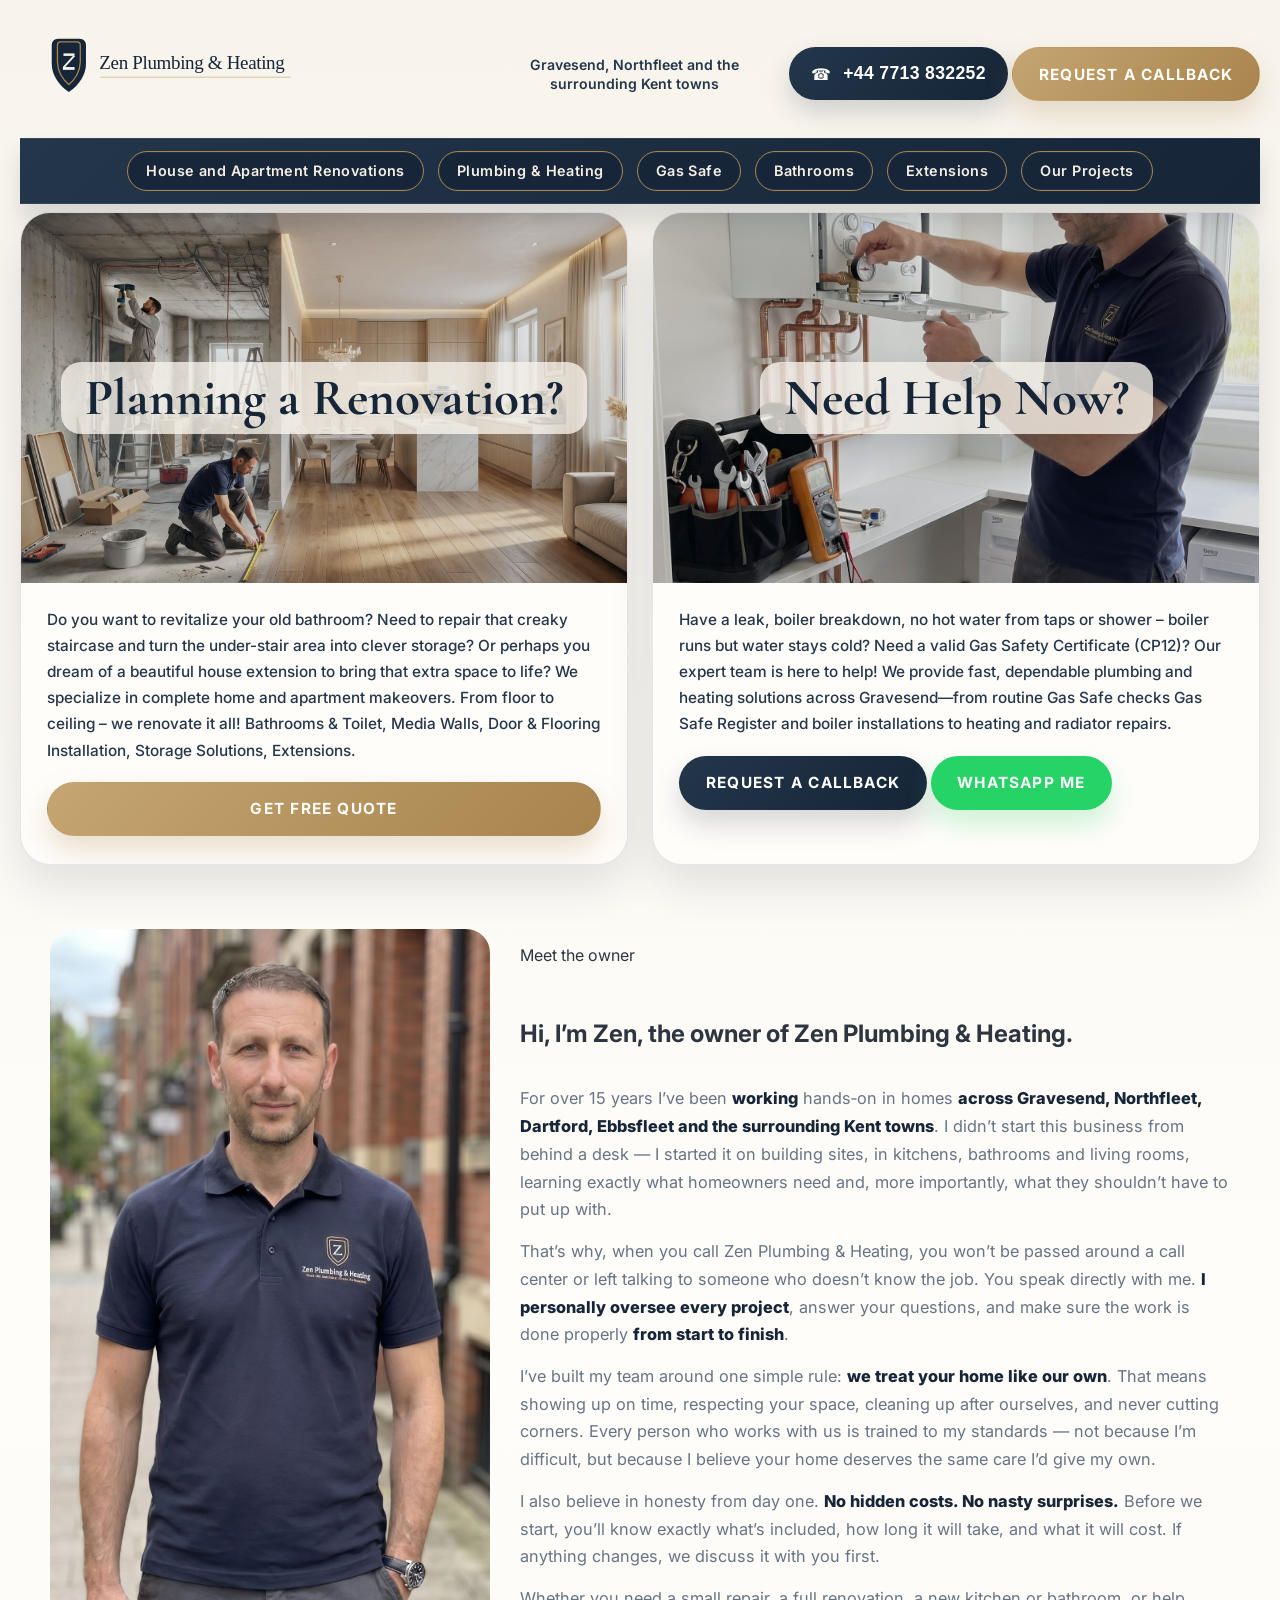
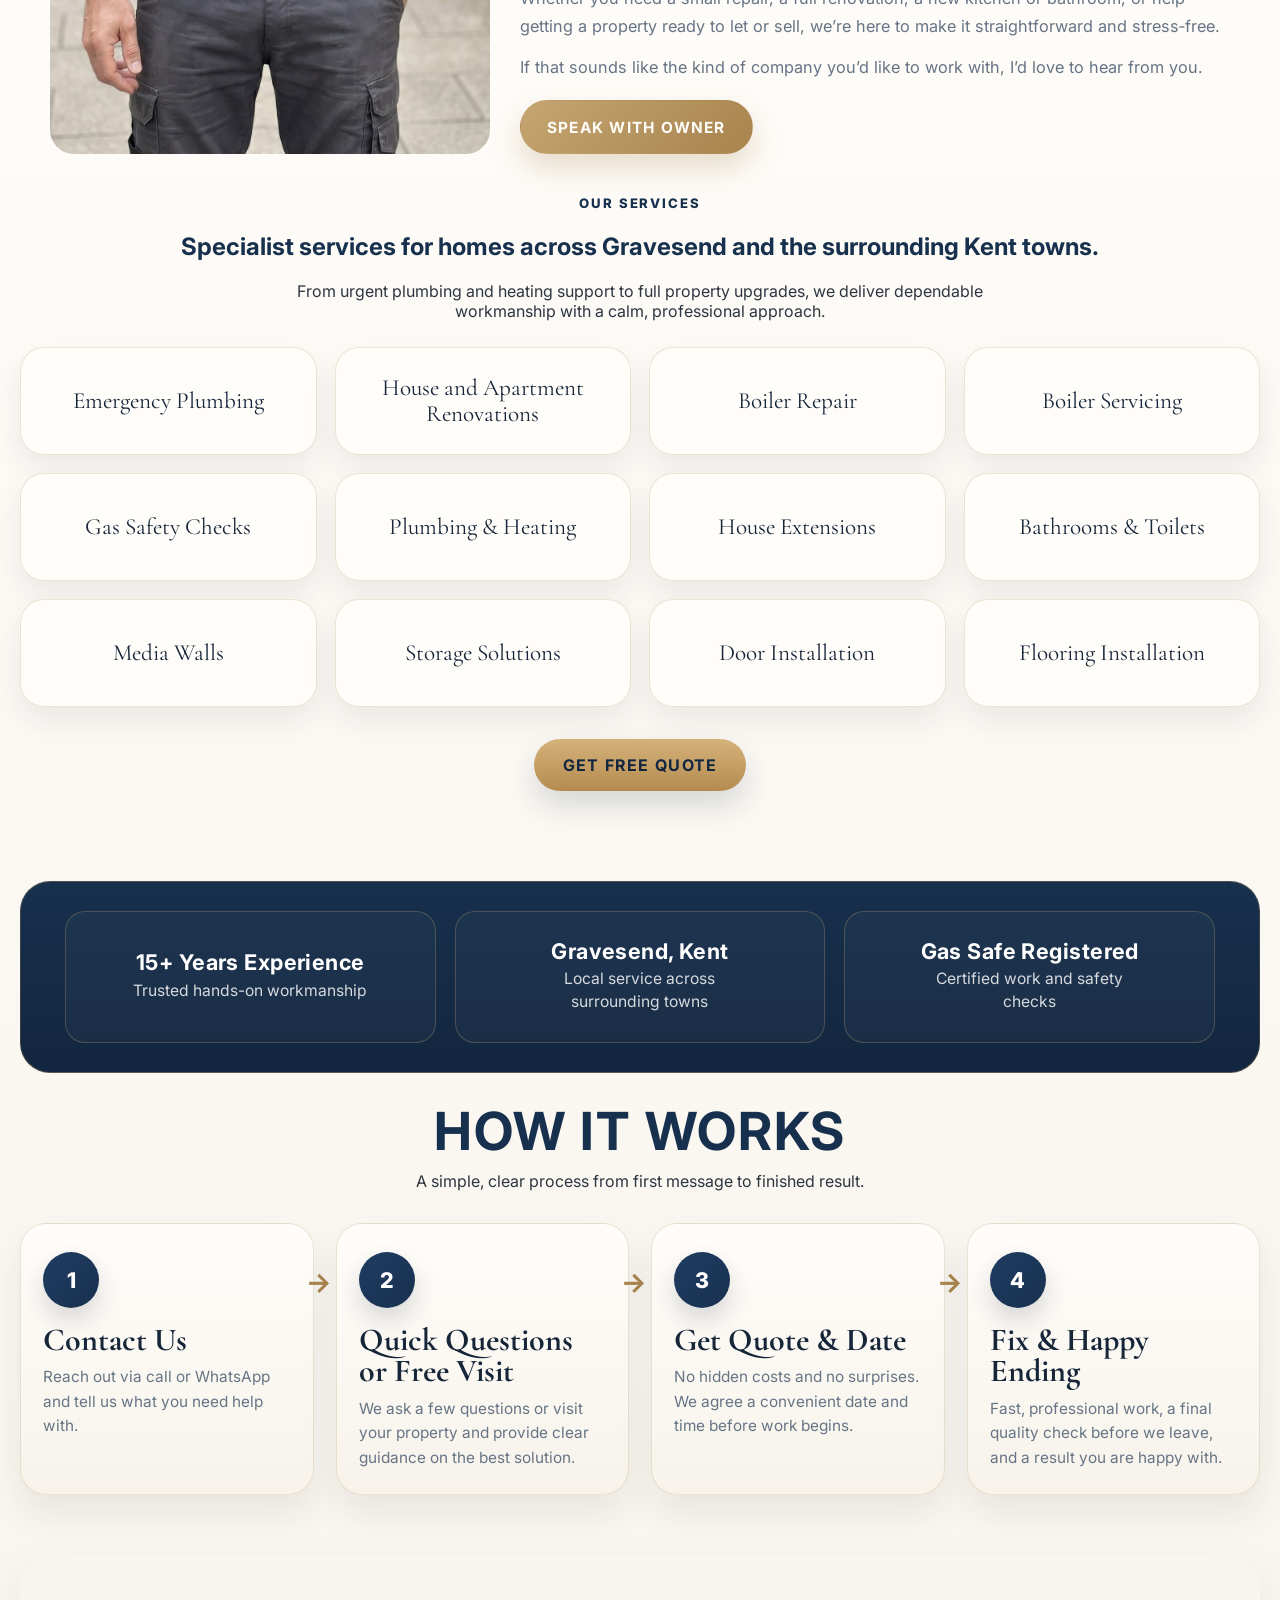
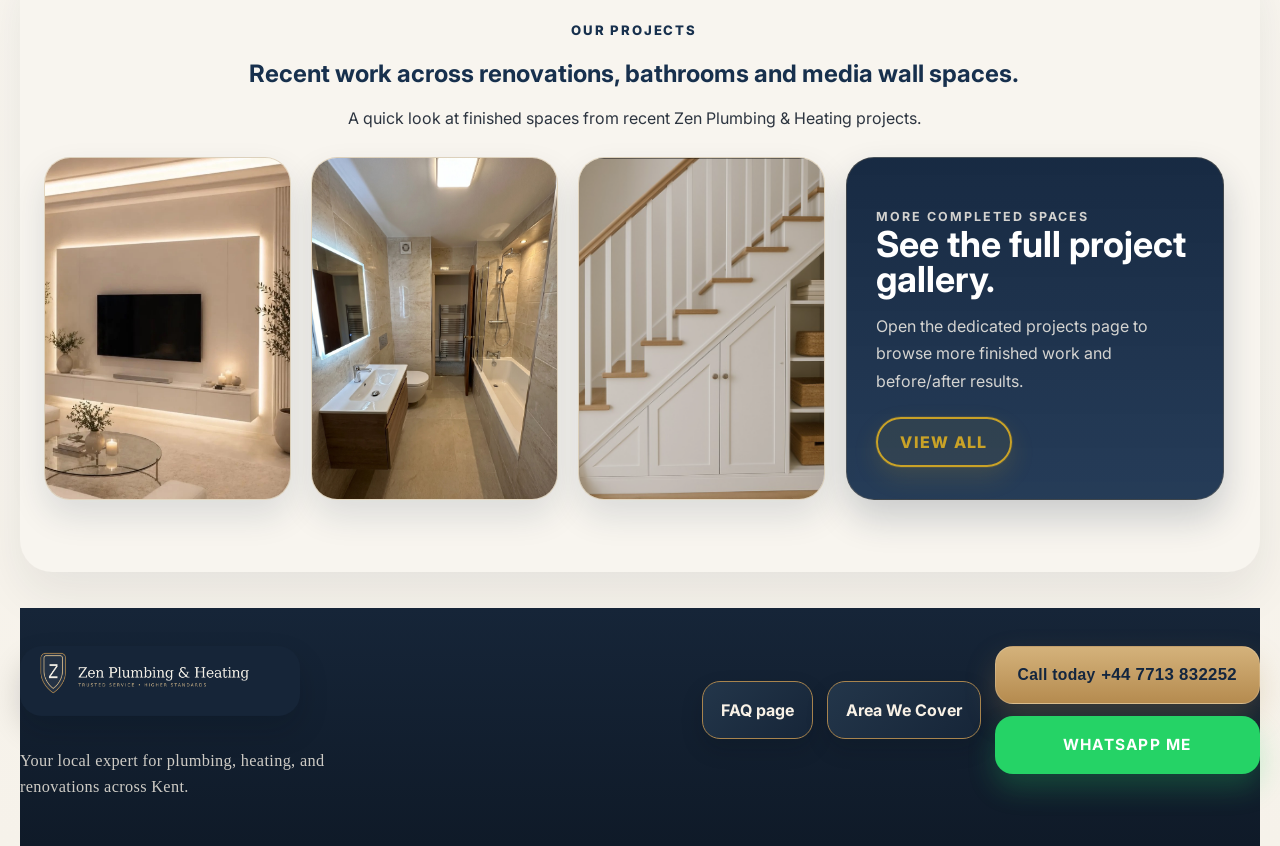
<file: index.html>
<!DOCTYPE html>
<html lang="en">
<head>
  <meta charset="UTF-8" />
  <meta name="viewport" content="width=device-width, initial-scale=1.0" />
  <title>Zen Plumbing &amp; Heating | Premium Plumbing, Heating &amp; Home Improvement</title>
  <meta name="description" content="Founder-led plumbing, heating and home improvement services with 20+ years of experience across Dartford, Gravesend, Bexley and surrounding areas." />
  <link rel="preconnect" href="https://fonts.googleapis.com" />
  <link rel="preconnect" href="https://fonts.gstatic.com" crossorigin />
  <link href="https://fonts.googleapis.com/css2?family=Cormorant+Garamond:wght@500;600;700&family=Inter:wght@400;500;600;700&display=swap" rel="stylesheet" />
    <link rel="stylesheet" href="homepage-v2.css" />
    <link rel="stylesheet" href="homepage-v3-overrides.css" />
</head>
<body>
  <div class="site-shell">
    <header class="topbar">
      <div class="container topbar-inner">
        <div class="brand-panel">
          <a class="brand-lockup" href="index.html" aria-label="Zen Plumbing & Heating home">
            <img src="assets/zen-logo-horizontal.svg" alt="Zen Plumbing & Heating" />
          </a>
        </div>
        <div class="header-microcopy" aria-label="Service area">
          <p class="header-microcopy-text">Gravesend, Northfleet and the surrounding Kent towns</p>
        </div>
        <div class="header-actions">
          <a class="phone-chip" href="tel:+447713832252" aria-label="Call Zen Plumbing and Heating">
            <span class="phone-chip-icon">☎</span>
            <span class="phone-chip-number">+44 7713 832252</span>
          </a>
          <a class="callback-btn cta-gold" href="#quote-request" data-open-quote-modal data-cta-label="Request a Callback">Request a Callback</a>
        </div>
      </div>
    </header>

    <nav class="section-nav" aria-label="Primary">
      <div class="container nav-links">
        <a href="complete-renovations.html">House and Apartment Renovations</a>
        <a href="plumbing-heating.html">Plumbing &amp; Heating</a>
        <a href="gas-safe.html">Gas Safe</a>
        <a href="bathrooms.html">Bathrooms</a>
        <a href="extensions.html">Extensions</a>
        <a href="projects.html">Our Projects</a>
      </div>
    </nav>

    <main>
      <section class="route-section">
        <div class="container route-grid">
          <article class="route-card">
            <div class="route-card-media route-card-media-tall">
              <img src="assets/hero-renovation-premium.jpeg" alt="Premium renovation from construction stage to finished interior" />
              <div class="route-card-overlay">
                <h2 class="route-card-title">Planning a Renovation?</h2>
              </div>
            </div>
            <div class="route-card-body">
              <p>Do you want to revitalize your old bathroom? Need to repair that creaky staircase and turn the under-stair area into clever storage? Or perhaps you dream of a beautiful house extension to bring that extra space to life? We specialize in complete home and apartment makeovers. From floor to ceiling – we renovate it all! Bathrooms &amp; Toilet, Media Walls, Door &amp; Flooring Installation, Storage Solutions, Extensions.</p>
            <a class="cta-gold" href="#quote-request" data-open-quote-modal data-cta-label="GET FREE QUOTE">GET FREE QUOTE</a>
        </div>
          </article>

          <article class="route-card">
            <div class="route-card-media route-card-media-tall">
              <img src="assets/homepage-right-card-new.jpeg" alt="Zen Plumbing & Heating engineer servicing a domestic boiler" />
              <div class="route-card-overlay">
                <h2 class="route-card-title">Need Help Now?</h2>
              </div>
            </div>
            <div class="route-card-body">
              <p>Have a leak, boiler breakdown, no hot water from taps or shower – boiler runs but water stays cold? Need a valid Gas Safety Certificate (CP12)? Our expert team is here to help! We provide fast, dependable plumbing and heating solutions across Gravesend—from routine Gas Safe checks Gas Safe Register and boiler installations to heating and radiator repairs.</p>
              <div class="route-actions split-actions">
                <a class="cta-dark" href="#quote-request" data-open-quote-modal data-cta-label="Request a Callback">Request a Callback</a>
                <a class="cta-whatsapp" href="https://wa.me/447713832252?text=Hello!%20I%20would%20like%20to%20get%20a%20consultation%20about%20repairs.">WhatsApp Me</a>
              </div>
            </div>
          </article>
        </div>
      </section>

      <section class="founder-section">
        <div class="container founder-grid">
          <div class="founder-media">
            <img src="assets/founder-zenel-new.jpeg" alt="Thaqi Zenel" />
          </div>
          <div class="founder-copy founder-copy-rich">
            <p class="eyebrow">Meet the owner</p>
            <h1>Hi, I’m Zen, the owner of Zen Plumbing &amp; Heating.</h1>
            <div class="rich-copy">
              <p>For over 15 years I’ve been <strong>working</strong> hands‑on in homes <strong>across Gravesend, Northfleet, Dartford, Ebbsfleet and the surrounding Kent towns</strong>. I didn’t start this business from behind a desk — I started it on building sites, in kitchens, bathrooms and living rooms, learning exactly what homeowners need and, more importantly, what they shouldn’t have to put up with.</p>
              <p>That’s why, when you call Zen Plumbing &amp; Heating, you won’t be passed around a call center or left talking to someone who doesn’t know the job. You speak directly with me. <strong>I personally oversee every project</strong>, answer your questions, and make sure the work is done properly <strong>from start to finish</strong>.</p>
              <p>I’ve built my team around one simple rule: <strong>we treat your home like our own</strong>. That means showing up on time, respecting your space, cleaning up after ourselves, and never cutting corners. Every person who works with us is trained to my standards — not because I’m difficult, but because I believe your home deserves the same care I’d give my own.</p>
              <p>I also believe in honesty from day one. <strong>No hidden costs. No nasty surprises.</strong> Before we start, you’ll know exactly what’s included, how long it will take, and what it will cost. If anything changes, we discuss it with you first.</p>
              <p>Whether you need a small repair, a full renovation, a new kitchen or bathroom, or help getting a property ready to let or sell, we’re here to make it straightforward and stress‑free.</p>
              <p>If that sounds like the kind of company you’d like to work with, I’d love to hear from you.</p>
            </div>
            <div class="route-actions">
              <a class="cta-gold" href="https://wa.me/447713832252?text=Hello!%20I%20would%20like%20to%20get%20a%20consultation%20about%20repairs.">SPEAK WITH OWNER</a>
        </div>
          </div>
        </div>
      </section>

      <section class="content-section services-showcase">
  <div class="section-shell">
    <div class="section-header services-header-centered">
      <span class="section-kicker">OUR SERVICES</span>
      <h2>Specialist services for homes across Gravesend and the surrounding Kent towns.</h2>
      <p>From urgent plumbing and heating support to full property upgrades, we deliver dependable workmanship with a calm, professional approach.</p>
    </div>
    <div class="services-pills-grid services-pills-grid-home" aria-label="Zen Plumbing and Heating services">
      <span class="service-pill-card">Emergency Plumbing</span>
                    <a class="service-pill-card" href="complete-renovations.html">House and Apartment Renovations</a>
      <span class="service-pill-card">Boiler Repair</span>
      <span class="service-pill-card">Boiler Servicing</span>
      <span class="service-pill-card">Gas Safety Checks</span>
                    <a class="service-pill-card" href="plumbing-heating.html">Plumbing &amp; Heating</a>
      <a class="service-pill-card" href="extensions.html">House Extensions</a>
      <a class="service-pill-card" href="bathrooms.html">Bathrooms &amp; Toilets</a>
      <span class="service-pill-card">Media Walls</span>
      <span class="service-pill-card">Storage Solutions</span>
      <span class="service-pill-card">Door Installation</span>
      <span class="service-pill-card">Flooring Installation</span>
    </div>
    <div class="services-cta-row">
                <a class="button button-gold" href="#quote-request" data-open-quote-modal data-cta-label="GET FREE QUOTE">GET FREE QUOTE</a>
    </div>
</div>
</section>

<section class="trust-strip" aria-label="Why clients choose Zen Plumbing & Heating">
        <div class="trust-strip-inner">
          <article class="trust-strip-item trust-strip-item--text-only">
            <div class="trust-strip-copy">
                    <strong>15+ Years Experience</strong>
              <span>Trusted hands-on workmanship</span>
            </div>
          </article>
          <article class="trust-strip-item trust-strip-item--text-only">
            <div class="trust-strip-copy">
                    <strong>Gravesend, Kent</strong>
              <span>Local service across surrounding towns</span>
            </div>
          </article>
          <article class="trust-strip-item trust-strip-item--gas-safe trust-strip-item--text-only">
            <div class="trust-strip-copy">
              <strong>Gas Safe Registered</strong>
              <span>Certified work and safety checks</span>
            </div>
          </article>
        </div>
      </section>

<section class="content-section process-section">
  <div class="section-shell">
    <div class="section-header process-header-centered">
      <h2 class="process-title">HOW IT WORKS</h2>
      <p>A simple, clear process from first message to finished result.</p>
    </div>
    <div class="process-grid process-grid-home">
      <article class="process-step">
        <span class="process-step-number">1</span>
        <h3>Contact Us</h3>
        <p>Reach out via call or WhatsApp and tell us what you need help with.</p>
      </article>
      <article class="process-step">
        <span class="process-step-number">2</span>
        <h3>Quick Questions or Free Visit</h3>
        <p>We ask a few questions or visit your property and provide clear guidance on the best solution.</p>
      </article>
      <article class="process-step">
        <span class="process-step-number">3</span>
        <h3>Get Quote &amp; Date</h3>
        <p>No hidden costs and no surprises. We agree a convenient date and time before work begins.</p>
      </article>
      <article class="process-step">
        <span class="process-step-number">4</span>
        <h3>Fix &amp; Happy Ending</h3>
        <p>Fast, professional work, a final quality check before we leave, and a result you are happy with.</p>
      </article>
    </div>
  </div>
</section>

<section class="content-section projects-placeholder-section">
  <div class="section-shell homepage-projects-shell">
    <div class="section-header projects-header-centered">
      <span class="section-kicker">OUR PROJECTS</span>
      <h2>Recent work across renovations, bathrooms and media wall spaces.</h2>
      <p>A quick look at finished spaces from recent Zen Plumbing &amp; Heating projects.</p>
    </div>
    <div class="homepage-projects-layout">
      <div class="homepage-projects-grid">
        <article class="homepage-project-card">
          <img src="assets/projects-home-01.jpeg" alt="Modern illuminated media wall project" />
        </article>
        <article class="homepage-project-card">
          <img src="assets/projects-home-02.jpeg" alt="Finished bathroom renovation with bath and shower screen" />
        </article>
        <article class="homepage-project-card">
          <img src="assets/projects-home-03.png" alt="Bespoke under-stairs storage project" />
        </article>
      </div>
      <aside class="homepage-projects-cta-card">
        <p class="homepage-projects-cta-kicker">More completed spaces</p>
        <h3>See the full project gallery.</h3>
        <p>Open the dedicated projects page to browse more finished work and before/after results.</p>
        <a class="button button-gold button-gold-outline" href="projects.html">VIEW ALL</a>
      </aside>
    </div>
  </div>
</section>

<footer class="footer">
  <div class="container footer-panel footer-panel-home">
    <div class="footer-brand footer-brand-home">
      <img src="assets/zen-logo-reverse.png" alt="Zen Plumbing &amp; Heating logo" />
      <p class="footer-brand-tagline">Your local expert for plumbing, heating, and renovations across Kent.</p>
    </div>
    <div class="footer-actions footer-actions-home">
      <a class="footer-pill footer-pill-light" href="faq.html">FAQ page</a>
      <a class="footer-pill footer-pill-light" href="area-we-cover.html">Area We Cover</a>
      <div class="footer-contact-stack">
        <a class="footer-phone footer-phone-home footer-phone-gold" href="tel:+447713832252">Call today <strong>+44 7713 832252</strong></a>
        <a class="footer-whatsapp-home" href="https://wa.me/447713832252?text=Hello!%20I%20would%20like%20to%20get%20a%20consultation%20about%20repairs.">WhatsApp Me</a>
      </div>
    </div>
  </div>
</footer>

<div class="quote-modal" id="quote-request" hidden aria-hidden="true">
  <div class="quote-modal-backdrop" data-close-quote-modal></div>
  <div class="quote-modal-dialog" role="dialog" aria-modal="true" aria-labelledby="quote-modal-title">
    <button class="quote-modal-close" type="button" aria-label="Close request form" data-close-quote-modal>×</button>
    <div class="quote-modal-copy">
      <p class="quote-modal-kicker">Quick request</p>
      <h2 id="quote-modal-title">Tell us what you need</h2>
      <p>Fill in the details below and we will send your enquiry to our team.</p>
    </div>
    <form class="quote-modal-form" id="quote-modal-form" action="https://formsubmit.co/thaqi_100@hotmail.com" method="POST">
        <input type="hidden" name="_subject" value="New Website Enquiry" />
        <input type="hidden" name="_captcha" value="false" />
        <input type="hidden" name="_template" value="table" />
      <input type="hidden" name="ctaSource" id="quote-cta-source" value="Website enquiry" />

      <label class="quote-field">
        <span>Name</span>
        <input type="text" name="name" autocomplete="name" required />
      </label>

      <label class="quote-field">
        <span>Phone</span>
        <input type="tel" name="phone" autocomplete="tel" required />
      </label>

      <label class="quote-field">
        <span>What are you interested in?</span>
        <textarea name="interest" rows="5" required placeholder="Let us know the service you need, your postcode, if it's urgent, and any key measurements."></textarea>
      </label>

      <button class="quote-submit" type="submit">Send</button>
      <p class="quote-modal-note" id="quote-modal-note">When you press Send, your enquiry is sent to our team and we will get back to you as soon as possible.</p>
    </form>
  </div>
</div>
  </div>
  <script>
    (function () {
      const modal = document.getElementById('quote-request');
      const form = document.getElementById('quote-modal-form');
      const ctaSource = document.getElementById('quote-cta-source');
      const triggers = document.querySelectorAll('[data-open-quote-modal]');
      const closeButtons = document.querySelectorAll('[data-close-quote-modal]');

      if (!modal || !form || !ctaSource || !triggers.length) {
        return;
      }

      const openModal = function (sourceLabel) {
        ctaSource.value = sourceLabel || 'Website enquiry';
        modal.hidden = false;
        modal.setAttribute('aria-hidden', 'false');
        document.body.classList.add('quote-modal-open');
        const firstInput = form.querySelector('input[name="name"]');
        if (firstInput) {
          window.setTimeout(function () { firstInput.focus(); }, 60);
        }
      };

      const closeModal = function () {
        modal.hidden = true;
        modal.setAttribute('aria-hidden', 'true');
        document.body.classList.remove('quote-modal-open');
      };

      triggers.forEach(function (trigger) {
        trigger.addEventListener('click', function (event) {
          event.preventDefault();
          openModal(trigger.getAttribute('data-cta-label'));
        });
      });

      closeButtons.forEach(function (button) {
        button.addEventListener('click', closeModal);
      });

      document.addEventListener('keydown', function (event) {
        if (event.key === 'Escape' && !modal.hidden) {
          closeModal();
        }
      });

      
    }());
  </script>
</body>
</html>
</file>
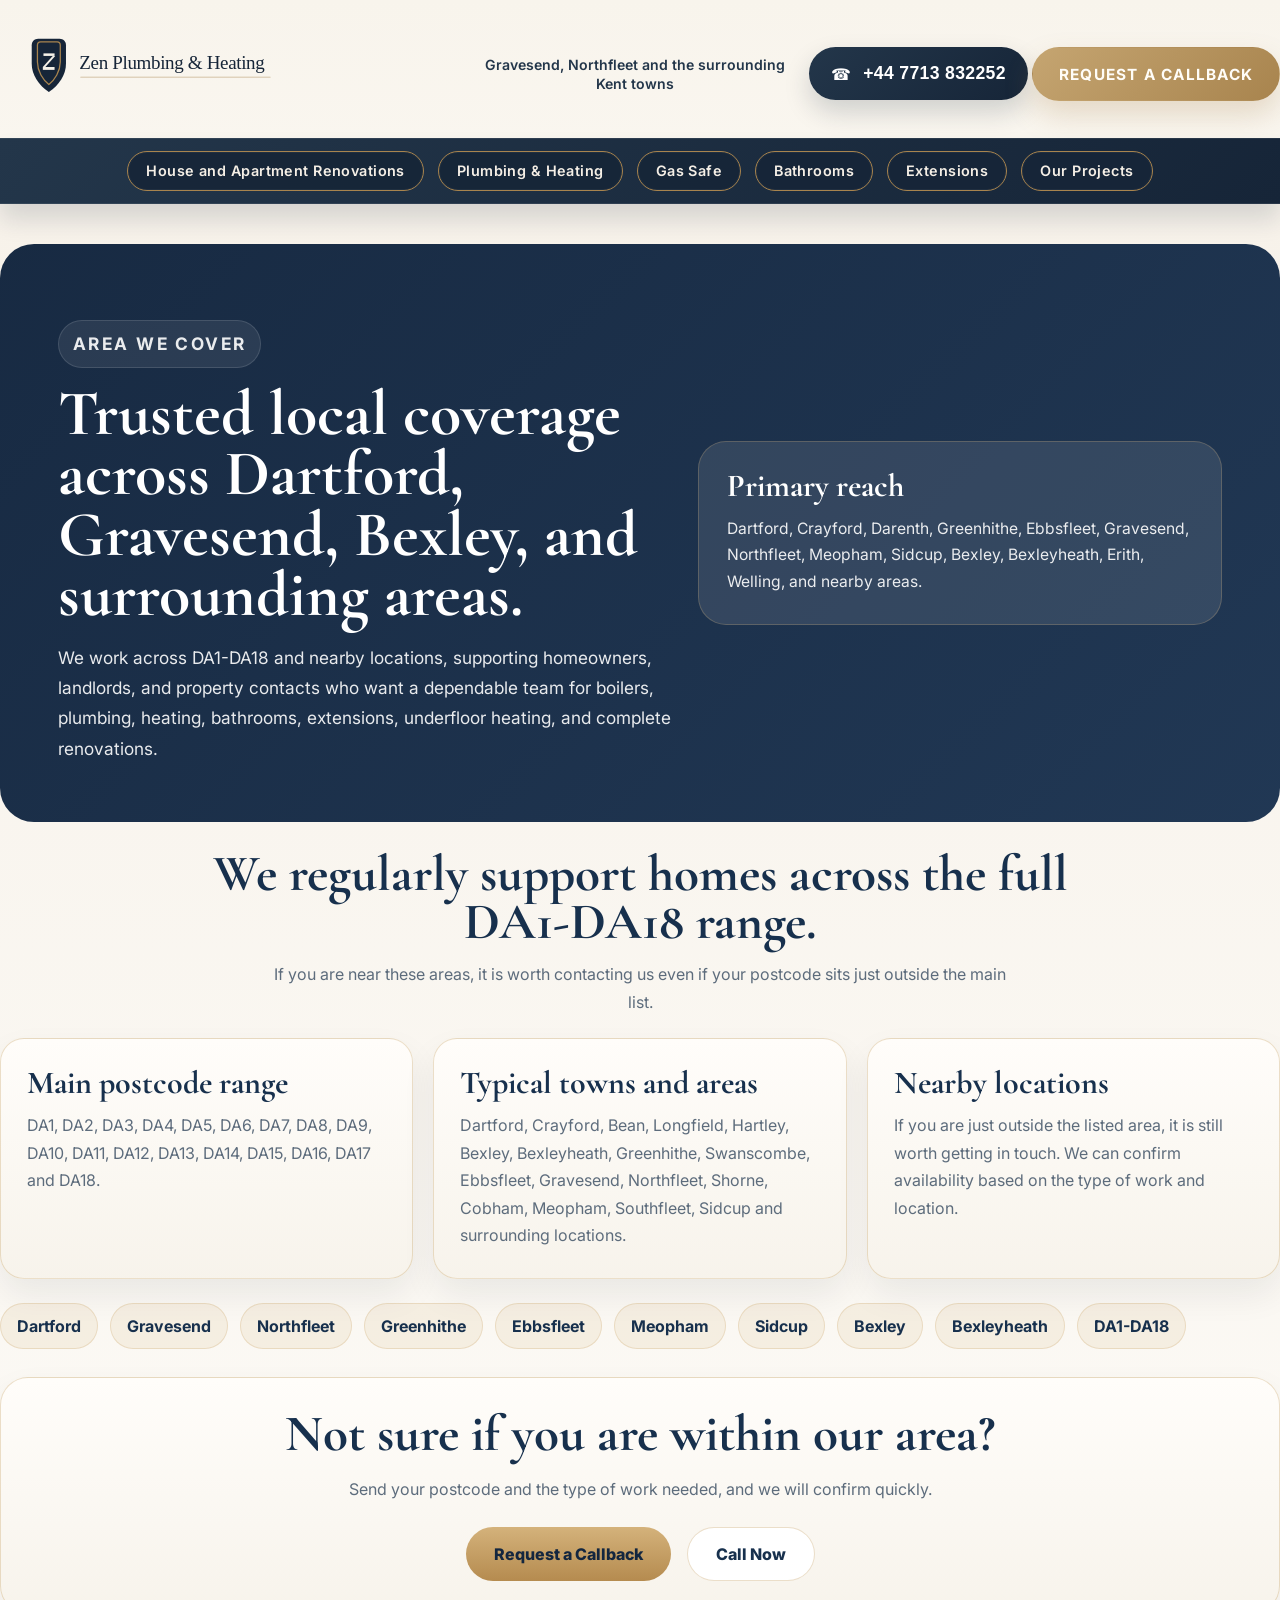
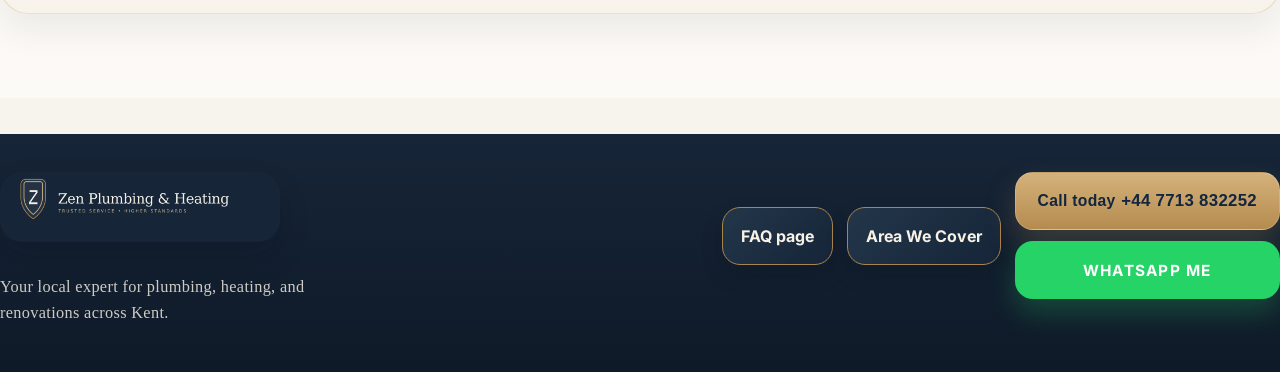
<file: area-we-cover.html>
<!DOCTYPE html>
<html lang="en">
<head>
  <meta charset="UTF-8" />
  <meta name="viewport" content="width=device-width, initial-scale=1.0" />
  <title>Area We Cover | Zen Plumbing &amp; Heating</title>
  <meta name="description" content="Zen Plumbing & Heating covers DA1-DA18 and surrounding areas including Dartford, Gravesend, Bexley, Greenhithe, Ebbsfleet, Meopham and Sidcup." />
  <link rel="preconnect" href="https://fonts.googleapis.com" />
  <link rel="preconnect" href="https://fonts.gstatic.com" crossorigin />
  <link href="https://fonts.googleapis.com/css2?family=Cormorant+Garamond:wght@500;600;700&family=Inter:wght@400;500;600;700&display=swap" rel="stylesheet" />
  <link rel="stylesheet" href="homepage-v2.css" />

<link rel="stylesheet" href="homepage-v3-overrides.css" />
<style>
.zen-subpage-main { padding: 40px 0 84px; background: linear-gradient(180deg, #f7f2ea 0%, #fcfaf6 100%); }
.zen-subpage-section { margin-top: 28px; }
.zen-subpage-hero {
  background: linear-gradient(135deg, rgba(19,38,63,0.98) 0%, rgba(24,48,78,0.96) 100%);
  color: #fff;
  border-radius: 34px;
  overflow: hidden;
  box-shadow: var(--zen-shadow);
}
.zen-subpage-hero-inner { display: grid; grid-template-columns: minmax(0, 1.08fr) minmax(280px, 0.92fr); gap: 24px; padding: clamp(34px, 5vw, 58px); align-items: center; }
.zen-eyebrow { display:inline-flex; align-items:center; width:fit-content; padding:8px 14px; border-radius:999px; background:rgba(255,255,255,0.08); border:1px solid rgba(255,255,255,0.12); color:#f2dfb2; font-size:0.78rem; letter-spacing:0.14em; text-transform:uppercase; font-weight:700; }
.zen-subpage-hero h1 { margin:16px 0 0; color:#fff; font-family:"Cormorant Garamond", Georgia, serif; font-size:clamp(2.9rem, 5vw, 5rem); line-height:0.94; }
.zen-subpage-hero p { margin:18px 0 0; max-width:720px; color:rgba(255,255,255,0.9); font-size:1.08rem; line-height:1.75; }
.zen-hero-card { padding: 28px; border-radius: 28px; background: rgba(255,255,255,0.1); border: 1px solid rgba(212,178,123,0.26); }
.zen-hero-card strong { display:block; color:#fff; font-family:"Cormorant Garamond", Georgia, serif; font-size:2rem; line-height:0.98; }
.zen-hero-card p { margin:14px 0 0; font-size:0.98rem; line-height:1.7; }
.zen-section-title { margin:0 auto 22px; max-width:920px; text-align:center; }
.zen-section-title h2 { margin:0; color:#17304d; font-family:"Cormorant Garamond", Georgia, serif; font-size:clamp(2.5rem, 4vw, 4rem); line-height:0.94; }
.zen-section-title p { margin:14px auto 0; max-width:760px; color:#5d6c7c; line-height:1.75; }
.zen-coverage-grid { display:grid; grid-template-columns:repeat(3, minmax(0, 1fr)); gap:20px; }
.zen-coverage-card { min-height:100%; padding:28px 26px; border-radius:24px; background:linear-gradient(180deg, rgba(255,253,250,0.98) 0%, rgba(247,243,235,0.98) 100%); border:1px solid rgba(200,164,106,0.34); box-shadow:0 16px 34px rgba(17,31,47,0.07); }
.zen-coverage-card h3 { margin:0; color:#17304d; font-family:"Cormorant Garamond", Georgia, serif; font-size:2rem; line-height:0.98; }
.zen-coverage-card p { margin:14px 0 0; color:#5d6c7c; line-height:1.72; }
.zen-chip-grid { display:flex; flex-wrap:wrap; gap:12px; margin-top:24px; }
.zen-chip { padding:12px 16px; border-radius:999px; background:rgba(212,178,123,0.14); border:1px solid rgba(200,164,106,0.28); color:#17304d; font-weight:700; }
.zen-call-band { background: linear-gradient(180deg, rgba(255,253,250,0.98) 0%, rgba(247,243,235,0.98) 100%); border:1px solid rgba(200,164,106,0.34); border-radius:28px; padding:32px; text-align:center; box-shadow:0 16px 34px rgba(17,31,47,0.07); }
.zen-call-band h2 { margin:0; color:#17304d; font-family:"Cormorant Garamond", Georgia, serif; font-size:clamp(2.4rem, 4vw, 3.8rem); line-height:0.96; }
.zen-call-band p { margin:16px auto 0; max-width:820px; color:#5d6c7c; line-height:1.75; }
.zen-call-actions { display:flex; justify-content:center; gap:16px; flex-wrap:wrap; margin-top:24px; }
.zen-button-gold, .zen-button-white { display:inline-flex; align-items:center; justify-content:center; padding:16px 28px; border-radius:999px; text-decoration:none; font-weight:800; }
.zen-button-gold { background:linear-gradient(180deg, #d4b27b 0%, #b58b4f 100%); color:#13263f; }
.zen-button-white { background:#fff; color:#17304d; border:1px solid rgba(200,164,106,0.36); }
@media (max-width: 980px) { .zen-subpage-hero-inner, .zen-coverage-grid { grid-template-columns:1fr; } }
</style>
</head>
<body>
<header class="topbar">
      <div class="container topbar-inner">
        <div class="brand-panel">
          <a class="brand-lockup" href="index.html" aria-label="Zen Plumbing & Heating home">
            <img src="assets/zen-logo-horizontal.svg" alt="Zen Plumbing & Heating" />
          </a>
        </div>
        <div class="header-microcopy" aria-label="Service area">
          <p class="header-microcopy-text">Gravesend, Northfleet and the surrounding Kent towns</p>
        </div>
        <div class="header-actions">
          <a class="phone-chip" href="tel:+447713832252" aria-label="Call Zen Plumbing and Heating">
            <span class="phone-chip-icon">☎</span>
            <span class="phone-chip-number">+44 7713 832252</span>
          </a>
          <a class="callback-btn cta-gold" href="#quote-request" data-open-quote-modal data-cta-label="Request a Callback">Request a Callback</a>
        </div>
      </div>
    </header>

    <nav class="section-nav" aria-label="Primary">
      <div class="container nav-links">
        <a href="complete-renovations.html">House and Apartment Renovations</a>
        <a href="plumbing-heating.html">Plumbing &amp; Heating</a>
        <a href="gas-safe.html">Gas Safe</a>
        <a href="bathrooms.html">Bathrooms</a>
        <a href="extensions.html">Extensions</a>
        <a href="projects.html">Our Projects</a>
      </div>
    </nav>

<main class="zen-subpage-main">
  <section class="container zen-subpage-hero">
    <div class="zen-subpage-hero-inner">
      <div>
        <p class="zen-eyebrow">Area We Cover</p>
        <h1>Trusted local coverage across Dartford, Gravesend, Bexley, and surrounding areas.</h1>
        <p>We work across DA1-DA18 and nearby locations, supporting homeowners, landlords, and property contacts who want a dependable team for boilers, plumbing, heating, bathrooms, extensions, underfloor heating, and complete renovations.</p>
      </div>
      <div class="zen-hero-card">
        <strong>Primary reach</strong>
        <p>Dartford, Crayford, Darenth, Greenhithe, Ebbsfleet, Gravesend, Northfleet, Meopham, Sidcup, Bexley, Bexleyheath, Erith, Welling, and nearby areas.</p>
      </div>
    </div>
  </section>

  <section class="container zen-subpage-section">
    <div class="zen-section-title">
      <h2>We regularly support homes across the full DA1-DA18 range.</h2>
      <p>If you are near these areas, it is worth contacting us even if your postcode sits just outside the main list.</p>
    </div>
    <div class="zen-coverage-grid">
      <article class="zen-coverage-card"><h3>Main postcode range</h3><p>DA1, DA2, DA3, DA4, DA5, DA6, DA7, DA8, DA9, DA10, DA11, DA12, DA13, DA14, DA15, DA16, DA17 and DA18.</p></article>
      <article class="zen-coverage-card"><h3>Typical towns and areas</h3><p>Dartford, Crayford, Bean, Longfield, Hartley, Bexley, Bexleyheath, Greenhithe, Swanscombe, Ebbsfleet, Gravesend, Northfleet, Shorne, Cobham, Meopham, Southfleet, Sidcup and surrounding locations.</p></article>
      <article class="zen-coverage-card"><h3>Nearby locations</h3><p>If you are just outside the listed area, it is still worth getting in touch. We can confirm availability based on the type of work and location.</p></article>
    </div>
    <div class="zen-chip-grid">
      <span class="zen-chip">Dartford</span>
      <span class="zen-chip">Gravesend</span>
      <span class="zen-chip">Northfleet</span>
      <span class="zen-chip">Greenhithe</span>
      <span class="zen-chip">Ebbsfleet</span>
      <span class="zen-chip">Meopham</span>
      <span class="zen-chip">Sidcup</span>
      <span class="zen-chip">Bexley</span>
      <span class="zen-chip">Bexleyheath</span>
      <span class="zen-chip">DA1-DA18</span>
    </div>
  </section>

  <section class="container zen-subpage-section">
    <div class="zen-call-band">
      <h2>Not sure if you are within our area?</h2>
      <p>Send your postcode and the type of work needed, and we will confirm quickly.</p>
      <div class="zen-call-actions">
        <a class="zen-button-gold" href="#quote-request" data-open-quote-modal data-cta-label="Request a Callback">Request a Callback</a>
        <a class="zen-button-white" href="tel:+447713832252">Call Now</a>
      </div>
    </div>
  </section>
</main>

<footer class="footer">
  <div class="container footer-panel footer-panel-home">
    <div class="footer-brand footer-brand-home">
      <img src="assets/zen-logo-reverse.png" alt="Zen Plumbing &amp; Heating logo" />
      <p class="footer-brand-tagline">Your local expert for plumbing, heating, and renovations across Kent.</p>
    </div>
    <div class="footer-actions footer-actions-home">
      <a class="footer-pill footer-pill-light" href="faq.html">FAQ page</a>
      <a class="footer-pill footer-pill-light" href="area-we-cover.html">Area We Cover</a>
      <div class="footer-contact-stack">
        <a class="footer-phone footer-phone-home footer-phone-gold" href="tel:+447713832252">Call today <strong>+44 7713 832252</strong></a>
        <a class="footer-whatsapp-home" href="https://wa.me/447713832252?text=Hello!%20I%20would%20like%20to%20get%20a%20consultation%20about%20repairs.">WhatsApp Me</a>
      </div>
    </div>
  </div>
</footer>

<div class="quote-modal" id="quote-request" hidden aria-hidden="true">
  <div class="quote-modal-backdrop" data-close-quote-modal></div>
  <div class="quote-modal-dialog" role="dialog" aria-modal="true" aria-labelledby="quote-modal-title">
    <button class="quote-modal-close" type="button" aria-label="Close request form" data-close-quote-modal>×</button>
    <div class="quote-modal-copy">
      <p class="quote-modal-kicker">Quick request</p>
      <h2 id="quote-modal-title">Tell us what you need</h2>
      <p>Fill in the details below and we will send your enquiry to our team.</p>
    </div>
    <form class="quote-modal-form" id="quote-modal-form" action="https://formsubmit.co/thaqi_100@hotmail.com" method="POST">
        <input type="hidden" name="_subject" value="New Website Enquiry" />
        <input type="hidden" name="_captcha" value="false" />
        <input type="hidden" name="_template" value="table" />
      <input type="hidden" name="ctaSource" id="quote-cta-source" value="Website enquiry" />

      <label class="quote-field">
        <span>Name</span>
        <input type="text" name="name" autocomplete="name" required />
      </label>

      <label class="quote-field">
        <span>Phone</span>
        <input type="tel" name="phone" autocomplete="tel" required />
      </label>

      <label class="quote-field">
        <span>What are you interested in?</span>
        <textarea name="interest" rows="5" required placeholder="Let us know the service you need, your postcode, if it's urgent, and any key measurements."></textarea>
      </label>

      <button class="quote-submit" type="submit">Send</button>
      <p class="quote-modal-note" id="quote-modal-note">When you press Send, your enquiry is sent to our team and we will get back to you as soon as possible.</p>
    </form>
  </div>
</div>
  <script>
    (function () {
      const modal = document.getElementById('quote-request');
      const form = document.getElementById('quote-modal-form');
      const ctaSource = document.getElementById('quote-cta-source');
      const triggers = document.querySelectorAll('[data-open-quote-modal]');
      const closeButtons = document.querySelectorAll('[data-close-quote-modal]');

      if (!modal || !form || !ctaSource || !triggers.length) {
        return;
      }

      const openModal = function (sourceLabel) {
        ctaSource.value = sourceLabel || 'Website enquiry';
        modal.hidden = false;
        modal.setAttribute('aria-hidden', 'false');
        document.body.classList.add('quote-modal-open');
        const firstInput = form.querySelector('input[name="name"]');
        if (firstInput) {
          window.setTimeout(function () { firstInput.focus(); }, 60);
        }
      };

      const closeModal = function () {
        modal.hidden = true;
        modal.setAttribute('aria-hidden', 'true');
        document.body.classList.remove('quote-modal-open');
      };

      triggers.forEach(function (trigger) {
        trigger.addEventListener('click', function (event) {
          event.preventDefault();
          openModal(trigger.getAttribute('data-cta-label'));
        });
      });

      closeButtons.forEach(function (button) {
        button.addEventListener('click', closeModal);
      });

      document.addEventListener('keydown', function (event) {
        if (event.key === 'Escape' && !modal.hidden) {
          closeModal();
        }
      });

      
    }());
  </script>

</body>
</html>
</file>
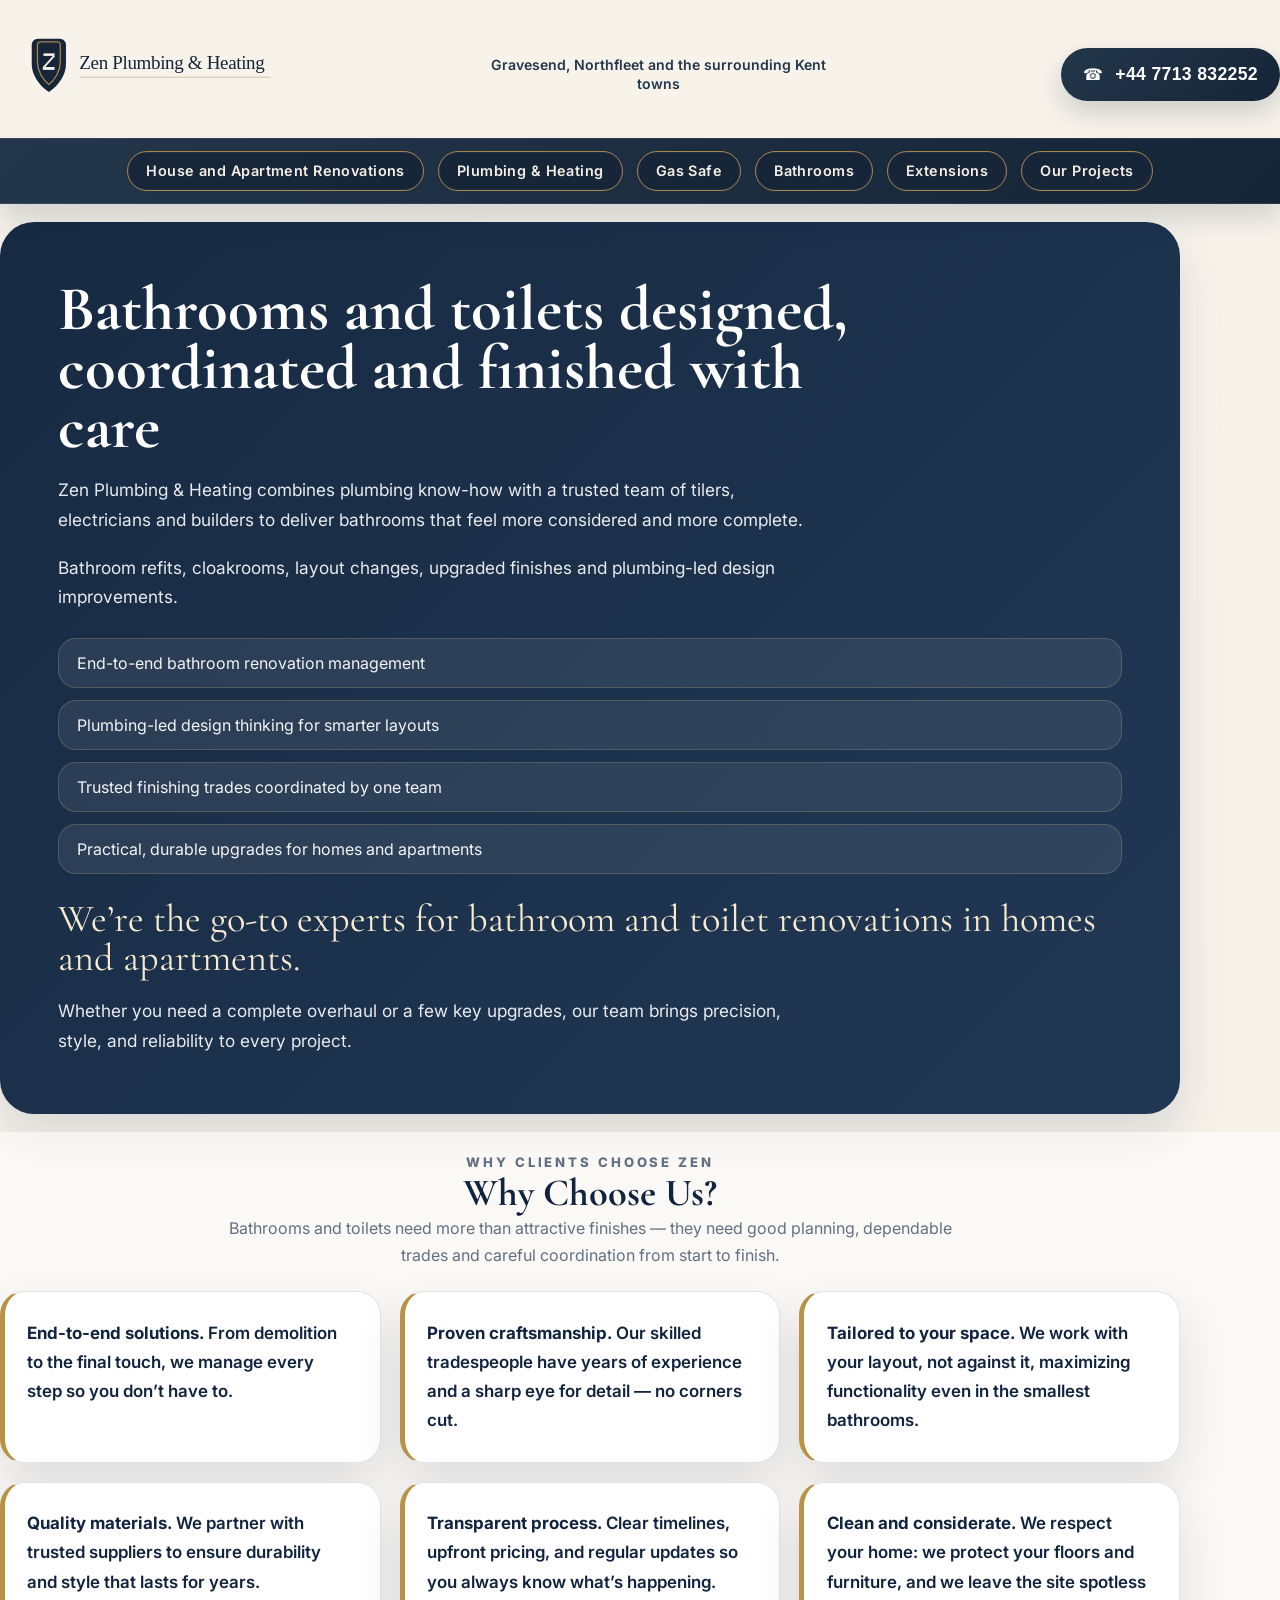
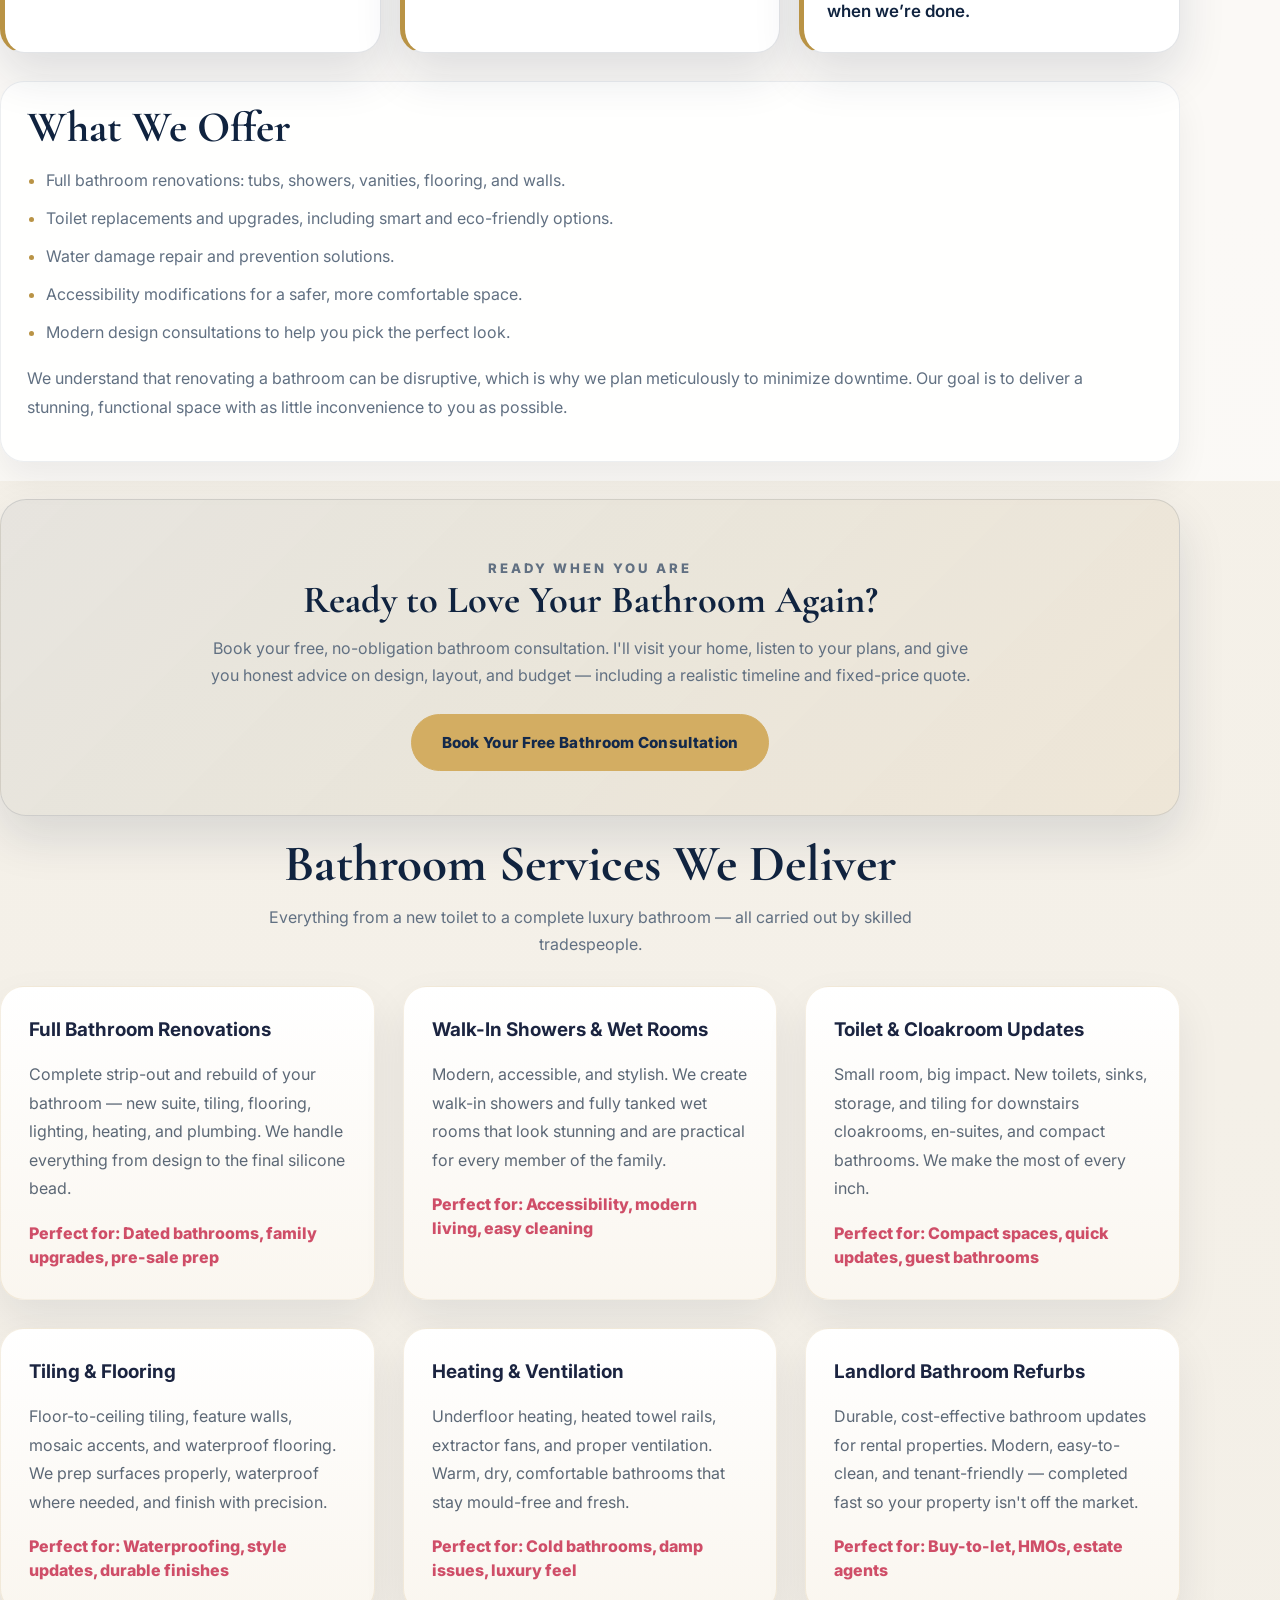
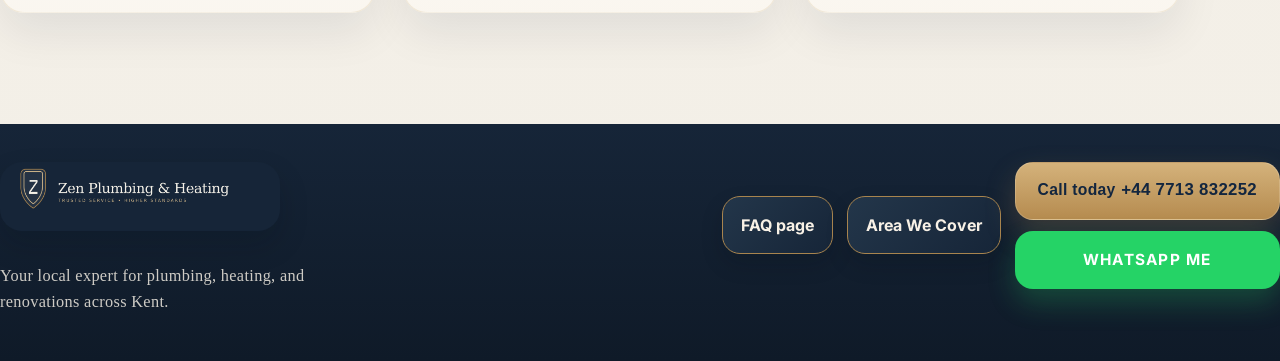
<file: bathrooms.html>
<!DOCTYPE html>
<html lang="en">
<head>
  <meta charset="UTF-8" />
  <meta name="viewport" content="width=device-width, initial-scale=1.0" />
  <title>Bathrooms | Zen Plumbing &amp; Heating</title>
  <meta name="description" content="Bathroom and toilet renovations across Gravesend, Dartford and the surrounding Kent towns from Zen Plumbing & Heating." />
  <link rel="preconnect" href="https://fonts.googleapis.com" />
  <link rel="preconnect" href="https://fonts.gstatic.com" crossorigin />
  <link href="https://fonts.googleapis.com/css2?family=Cormorant+Garamond:wght@500;600;700&family=Inter:wght@400;500;600;700&display=swap" rel="stylesheet" />
  <link rel="stylesheet" href="homepage-v2.css" />
  <link rel="stylesheet" href="homepage-v3-overrides.css" />
  <style>
    :root {
      --zen-navy: #10233f;
      --zen-navy-deep: #0a1830;
      --zen-gold: #b99345;
      --zen-gold-soft: rgba(185, 147, 69, 0.16);
      --zen-ink: #223247;
      --zen-muted: #617082;
      --zen-cream: #f5f0e7;
      --zen-panel: #ffffff;
      --zen-line: rgba(16, 35, 63, 0.12);
      --zen-shadow: 0 22px 48px rgba(16, 35, 63, 0.12);
      --zen-radius: 26px;
    }

    body {
      background: linear-gradient(180deg, #f7f3eb 0%, #f3efe7 100%);
      color: var(--zen-ink);
    }

    .bath-page {
      padding-bottom: 3.5rem;
    }

    .bath-page .container {
      max-width: 1180px;
    }

    .bath-section {
      padding: 1.15rem 0;
    }

    .bath-hero {
      padding: 2rem 0 1.2rem;
    }

    .bath-hero-shell,
    .bath-owner-shell,
    .bath-cta-shell {
      background: var(--zen-panel);
      border: 1px solid var(--zen-line);
      border-radius: var(--zen-radius);
      box-shadow: var(--zen-shadow);
      overflow: hidden;
    }

    .bath-hero-shell {
      position: relative;
      padding: 5.2rem 2rem;
      background: linear-gradient(135deg, rgba(10, 24, 48, 0.82), rgba(16, 35, 63, 0.74)), url("assets/bathrooms-hero.jpg") center/cover;
      color: #fff;
      text-align: center;
    }

    .bath-hero-shell::after {
      content: "";
      position: absolute;
      inset: 0;
      background: radial-gradient(circle at top right, rgba(185, 147, 69, 0.24), transparent 30%);
      pointer-events: none;
    }

    .bath-hero-content {
      position: relative;
      z-index: 1;
      max-width: 820px;
      margin: 0 auto;
    }

    .bath-kicker {
      margin: 0 0 0.9rem;
      font-size: 0.82rem;
      letter-spacing: 0.22em;
      text-transform: uppercase;
      color: var(--zen-gold);
      font-weight: 800;
    }

    .bath-hero h1,
    .bath-heading h2,
    .bath-owner-copy h2,
    .bath-cta-shell h2 {
      margin: 0;
      font-family: "Cormorant Garamond", Georgia, serif;
      line-height: 1.08;
      color: var(--zen-navy);
    }

    .bath-hero h1 {
      color: #fff;
      font-size: clamp(2.35rem, 4.6vw, 4.2rem);
      margin-bottom: 1rem;
    }

    .bath-hero-subtitle,
    .bath-heading p,
    .bath-owner-copy p,
    .bath-card p,
    .bath-step p,
    .bath-caption,
    .bath-phrase-card p,
    .bath-cta-shell p {
      margin: 0;
      line-height: 1.72;
      color: var(--zen-muted);
    }

    .bath-hero-subtitle {
      color: rgba(255, 255, 255, 0.9);
      font-size: 1.16rem;
      max-width: 720px;
      margin: 0 auto 1.8rem;
    }

    .bath-button,
    .bath-button-secondary,
    .bath-gallery-link {
      display: inline-flex;
      align-items: center;
      justify-content: center;
      text-decoration: none;
      font-weight: 800;
      border-radius: 999px;
      transition: transform 0.2s ease, box-shadow 0.2s ease, background 0.2s ease;
    }

    .bath-button,
    .bath-gallery-link {
      background: var(--zen-gold);
      color: #fff;
      box-shadow: 0 16px 28px rgba(185, 147, 69, 0.28);
    }

    .bath-button { display: inline-flex; align-items: center; justify-content: center; padding: 18px 30px; border-radius: 999px; font-size: 0.95rem; font-weight: 800; letter-spacing: 0.02em; text-decoration: none; transition: transform 0.2s ease, box-shadow 0.2s ease; background: #d3ad62; color: #13294b; border: 1px solid #d3ad62; box-shadow: none; }

    .bath-button-secondary { display: inline-flex; align-items: center; justify-content: center; padding: 18px 30px; border-radius: 999px; font-size: 0.95rem; font-weight: 800; letter-spacing: 0.02em; text-decoration: none; transition: transform 0.2s ease, box-shadow 0.2s ease; background: rgba(37, 56, 89, 0.96); color: #ffffff; border: 1px solid rgba(255,255,255,0.72); box-shadow: none; }

    .bath-button:hover,
    .bath-button-secondary:hover,
    .bath-gallery-link:hover {
      transform: translateY(-2px);
    }

    .bath-trust-grid,
    .bath-services-grid,
    .bath-process-grid,
    .bath-gallery-grid,
    .bath-phrases-grid {
      display: grid;
      gap: 1.2rem;
    }

    .bath-trust-grid { display: grid; grid-template-columns: repeat(4, minmax(0, 1fr)); gap: 18px; }

    .bath-trust-card,
    .bath-card,
    .bath-step,
    .bath-phrase-card {
      background: var(--zen-panel);
      border: 1px solid var(--zen-line);
      border-radius: 24px;
      box-shadow: var(--zen-shadow);
      padding: 1.65rem;
    }

    .bath-trust-card strong,
    .bath-card h3,
    .bath-step h4,
    .bath-gallery-overlay strong {
      display: block;
      color: var(--zen-navy);
      margin-bottom: 0.55rem;
    }

    .bath-owner-shell {
      display: grid;
      grid-template-columns: minmax(0, 1fr) minmax(0, 0.95fr);
      gap: 0;
    }

    .bath-owner-copy {
      padding: 2.6rem;
      display: flex;
      flex-direction: column;
      justify-content: center;
      gap: 1rem;
    }

    .bath-owner-copy h2,
    .bath-heading h2,
    .bath-cta-shell h2 {
      font-size: clamp(2rem, 3vw, 3rem);
    }

    .bath-signoff {
      color: var(--zen-navy);
      font-weight: 800;
    }

    .bath-owner-image img,
    .bath-gallery-item img {
      display: block;
      width: 100%;
      height: 100%;
      object-fit: cover;
    }

    .bath-services-section {
      background: rgba(255, 255, 255, 0.55);
    }

    .bath-heading {
      max-width: 760px;
      margin: 0 auto 1.35rem;
      text-align: center;
    }

    .bath-services-grid {
      grid-template-columns: repeat(3, minmax(0, 1fr));
    }

    .bath-card .highlight {
      display: block;
      margin-top: 1rem;
      color: #cf4e68;
      font-weight: 800;
    }

    .bath-process-grid { display: grid; grid-template-columns: repeat(4, minmax(0, 1fr)); gap: 18px; }

    .bath-step {
      text-align: center;
    }

    .bath-step-number {
      width: 50px;
      height: 50px;
      border-radius: 50%;
      display: inline-flex;
      align-items: center;
      justify-content: center;
      margin: 0 auto 1rem;
      background: var(--zen-gold);
      color: #fff;
      font-weight: 800;
      box-shadow: 0 14px 24px rgba(185, 147, 69, 0.22);
    }

    .bath-gallery-band {
      background: linear-gradient(180deg, var(--zen-navy) 0%, var(--zen-navy-deep) 100%);
      color: #fff;
      border-radius: var(--zen-radius);
      border: 1px solid rgba(255, 255, 255, 0.06);
      box-shadow: var(--zen-shadow);
      padding: 2.3rem 1.35rem;
    }

    .bath-gallery-band .bath-heading h2,
    .bath-gallery-band .bath-heading p,
    .bath-gallery-overlay {
      color: #fff;
    }

    .bath-gallery-band .bath-heading p {
      opacity: 0.82;
    }

    .bath-gallery-grid {
      grid-template-columns: repeat(4, minmax(0, 1fr));
      margin-top: 1.1rem;
    }

    .bath-gallery-item {
      position: relative;
      overflow: hidden;
      border-radius: 22px;
      min-height: 255px;
      background: #09152a;
    }

    .bath-gallery-overlay {
      position: absolute;
      inset: auto 0 0 0;
      padding: 2.2rem 1.1rem 1rem;
      background: linear-gradient(180deg, transparent 0%, rgba(7, 16, 32, 0.84) 100%);
      font-size: 0.96rem;
      line-height: 1.6;
    }

    .bath-phrases-section {
      background: rgba(255, 255, 255, 0.6);
    }

    .bath-phrases-grid {
      grid-template-columns: repeat(3, minmax(0, 1fr));
    }

    .bath-phrase-card {
      border-left: 5px solid var(--zen-gold);
      padding-left: 1.4rem;
    }

    .bath-phrase-card p {
      color: var(--zen-navy);
      font-size: 1.06rem;
      font-weight: 600;
    }

    .bath-cta-shell {
      padding: 2.7rem;
      text-align: center;
      background: linear-gradient(135deg, rgba(16, 35, 63, 0.06), rgba(185, 147, 69, 0.1));
    }

    .bath-cta-shell p {
      max-width: 760px;
      margin: 0.85rem auto 0;
    }

    .bath-cta-actions {
      display: flex;
      justify-content: center;
      gap: 0.85rem;
      flex-wrap: wrap;
      margin-top: 1.55rem;
    }

    @media (max-width: 1080px) {
      .bath-trust-grid,
      .bath-services-grid,
      .bath-process-grid,
      .bath-gallery-grid,
      .bath-phrases-grid,
      .bath-owner-shell {
        grid-template-columns: repeat(2, minmax(0, 1fr));
      }

      .bath-owner-image {
        min-height: 360px;
      }
    }

    @media (max-width: 760px) {
      .bath-hero-shell,
      .bath-owner-copy,
      .bath-cta-shell {
        padding: 1.7rem;
      }

      .bath-trust-grid,
      .bath-services-grid,
      .bath-process-grid,
      .bath-gallery-grid,
      .bath-phrases-grid,
      .bath-owner-shell,
      .bath-cta-actions {
        grid-template-columns: 1fr;
      }

      .bath-gallery-item {
        min-height: 230px;
      }

      .bath-cta-actions {
        display: grid;
      }
    }
  
.bath-trust-grid, .bath-service-grid, .bath-process-grid { display: grid; grid-template-columns: repeat(4, minmax(0, 1fr)); gap: 18px; }
.bath-trust-card, .bath-service-card, .bath-process-card { border: 1px solid rgba(211, 173, 98, 0.9); border-radius: 22px; background: linear-gradient(180deg, #ffffff 0%, #fff8ef 100%); box-shadow: 0 18px 38px rgba(15, 23, 42, 0.08); }
.bath-button { display: inline-flex; align-items: center; justify-content: center; padding: 18px 30px; border-radius: 999px; font-size: 0.95rem; font-weight: 800; letter-spacing: 0.02em; text-decoration: none; transition: transform 0.2s ease, box-shadow 0.2s ease; background: #d3ad62; color: #13294b; border: 1px solid #d3ad62; box-shadow: none; }
.bath-button-secondary { display: inline-flex; align-items: center; justify-content: center; padding: 18px 30px; border-radius: 999px; font-size: 0.95rem; font-weight: 800; letter-spacing: 0.02em; text-decoration: none; transition: transform 0.2s ease, box-shadow 0.2s ease; background: rgba(37, 56, 89, 0.96); color: #ffffff; border: 1px solid rgba(255,255,255,0.72); box-shadow: none; }
@media (max-width: 1100px) { .bath-trust-grid, .bath-service-grid, .bath-process-grid { display: grid; grid-template-columns: repeat(4, minmax(0, 1fr)); gap: 18px; } }
@media (max-width: 720px) { .bath-trust-grid, .bath-service-grid, .bath-process-grid { display: grid; grid-template-columns: repeat(4, minmax(0, 1fr)); gap: 18px; } }

</style>

<style id="eh-final-bathrooms-style">

:root { --eh-gold:#d3ad62; --eh-blue:#2d466f; --eh-navy:#13294b; }
.hero, .page-hero, .gas-hero, .bath-hero, .ext-hero { text-align:center; }
.hero-actions, .cta-row, .gas-actions, .bath-actions, .ext-actions {
  display:flex !important; flex-wrap:wrap; justify-content:center !important; gap:18px !important;
}
.btn-primary, .hero .btn-primary, .cta-row .btn-primary {
  background: var(--eh-gold) !important; color: var(--eh-navy) !important; border:1px solid var(--eh-gold) !important; border-radius:999px !important; box-shadow:none !important;
}
.btn-secondary, .hero .btn-secondary, .cta-row .btn-secondary {
  background: rgba(45,70,111,0.92) !important; color:#fff !important; border:1px solid rgba(255,255,255,0.72) !important; border-radius:999px !important; box-shadow:none !important;
}
.gas-service-grid, .bath-trust-grid, .ext-trust-grid, .service-grid, .trust-grid, .benefits-grid, .card-grid {
  display:grid !important; grid-template-columns:repeat(3,minmax(0,1fr)) !important; gap:18px !important;
}
.gas-service-card, .bath-trust-card, .ext-trust-card, .service-card, .trust-card, .benefit-card, .card-grid > * {
  border:1px solid rgba(211,173,98,0.9) !important; border-radius:24px !important; background:rgba(255,255,255,0.05) !important; box-shadow:none !important;
}
.badge, .service-badge, .pill, .chip { background:var(--eh-gold) !important; color:var(--eh-navy) !important; border:1px solid var(--eh-gold) !important; border-radius:999px !important; }
@media (max-width:980px){ .gas-service-grid, .bath-trust-grid, .ext-trust-grid, .service-grid, .trust-grid, .benefits-grid, .card-grid { grid-template-columns:1fr !important; } }
.bath-intro-hero {
  background: linear-gradient(135deg, rgba(19,38,63,0.98) 0%, rgba(24,48,78,0.96) 100%);
  color: #fff;
  border-radius: 34px;
  padding: clamp(34px, 5vw, 58px);
  box-shadow: var(--zen-shadow);
}
.bath-intro-hero h1 {
  margin: 0;
  max-width: 860px;
  color: #fff;
  font-family: "Cormorant Garamond", Georgia, serif;
  font-size: clamp(2.8rem, 4.9vw, 4.9rem);
  line-height: 0.94;
}
.bath-intro-hero p {
  margin: 18px 0 0;
  max-width: 760px;
  color: rgba(255,255,255,0.9);
  font-size: 1.08rem;
  line-height: 1.72;
}
.bath-intro-list {
  display: grid;
  gap: 12px;
  margin: 26px 0 0;
  padding: 0;
  list-style: none;
}
.bath-intro-list li {
  padding: 14px 18px;
  border-radius: 18px;
  background: rgba(255,255,255,0.08);
  border: 1px solid rgba(212,178,123,0.24);
  color: rgba(255,255,255,0.94);
  font-size: 1rem;
}
.bath-intro-hero .bath-intro-cta {
  margin-top: 26px;
  color: #f6ead0;
  font-family: "Cormorant Garamond", Georgia, serif;
  font-size: clamp(2rem, 3vw, 3rem);
  line-height: 1.02;
}
.bath-offer-block {
  margin-top: 28px;
  padding: 24px 26px;
  border-radius: 24px;
  background: rgba(255,255,255,0.88);
  border: 1px solid rgba(19,41,75,0.08);
  box-shadow: 0 18px 34px rgba(15, 23, 42, 0.06);
}
.bath-offer-block h3 {
  margin: 0 0 16px;
  color: var(--zen-navy);
  font-family: "Cormorant Garamond", Georgia, serif;
  font-size: clamp(2rem, 3.4vw, 2.8rem);
  line-height: 1;
}
.bath-offer-block ul {
  margin: 0;
  padding-left: 1.2rem;
  display: grid;
  gap: 10px;
  color: var(--zen-muted);
  line-height: 1.75;
}
.bath-offer-block li::marker {
  color: var(--zen-gold);
}
.bath-offer-note {
  margin-top: 18px;
  color: var(--zen-muted);
  line-height: 1.8;
}
.bath-service-cards-section {
  padding-top: 0.4rem;
}
.bath-service-cards-heading {
  max-width: 760px;
  margin: 0 auto 28px;
  text-align: center;
}
.bath-service-cards-heading h2 {
  margin: 0;
  color: var(--zen-navy);
  font-family: "Cormorant Garamond", Georgia, serif;
  font-size: clamp(2.6rem, 4vw, 4rem);
  line-height: 0.96;
}
.bath-service-cards-heading p {
  margin: 14px auto 0;
  max-width: 700px;
  color: var(--zen-muted);
  line-height: 1.7;
}
.bath-service-cards-grid {
  display: grid;
  grid-template-columns: repeat(3, minmax(0, 1fr));
  gap: 28px;
}
.bath-service-card {
  padding: 30px 28px;
  border-radius: 24px;
  background: linear-gradient(180deg, rgba(255,255,255,0.98) 0%, rgba(250,246,239,0.98) 100%);
  border: 1px solid rgba(200, 164, 106, 0.18);
  box-shadow: 0 20px 44px rgba(17, 31, 47, 0.08);
}
.bath-service-card h3 {
  margin: 0 0 18px;
  color: #1b2440;
  font-size: 1.18rem;
  line-height: 1.35;
}
.bath-service-card p {
  margin: 0;
  color: #5c6876;
  font-size: 1rem;
  line-height: 1.78;
}
.bath-service-card .bath-service-tag {
  display: block;
  margin-top: 18px;
  color: #cf4e68;
  font-weight: 800;
  line-height: 1.5;
}
.bath-service-cards-grid + .bath-service-cards-grid {
  margin-top: 28px;
}

@media (max-width: 980px) {
  .bath-service-cards-grid {
    grid-template-columns: repeat(2, minmax(0, 1fr));
  }
}

@media (max-width: 720px) {
  .bath-service-cards-grid {
    grid-template-columns: 1fr;
  }
}

</style>
</head>
<body>
<header class="topbar">
      <div class="container topbar-inner">
        <div class="brand-panel">
          <a class="brand-lockup" href="index.html" aria-label="Zen Plumbing & Heating home">
            <img src="assets/zen-logo-horizontal.svg" alt="Zen Plumbing & Heating" />
          </a>
        </div>
        <div class="header-microcopy" aria-label="Service area">
          <p class="header-microcopy-text">Gravesend, Northfleet and the surrounding Kent towns</p>
        </div>
        <div class="header-actions">
          <a class="phone-chip" href="tel:+447713832252" aria-label="Call Zen Plumbing and Heating">
            <span class="phone-chip-icon">☎</span>
            <span class="phone-chip-number">+44 7713 832252</span>
          </a>
        </div>
      </div>
    </header>

    <nav class="section-nav" aria-label="Primary">
      <div class="container nav-links">
        <a href="complete-renovations.html">House and Apartment Renovations</a>
        <a href="plumbing-heating.html">Plumbing &amp; Heating</a>
        <a href="gas-safe.html">Gas Safe</a>
        <a href="bathrooms.html">Bathrooms</a>
        <a href="extensions.html">Extensions</a>
        <a href="projects.html">Our Projects</a>
        
      </div>
    </nav>

<main class="bath-page">
    <section class="bath-section">
      <div class="container bath-intro-hero">
        <h1>Bathrooms and toilets designed, coordinated and finished with care</h1>
        <p>Zen Plumbing &amp; Heating combines plumbing know-how with a trusted team of tilers, electricians and builders to deliver bathrooms that feel more considered and more complete.</p>
        <p>Bathroom refits, cloakrooms, layout changes, upgraded finishes and plumbing-led design improvements.</p>
        <ul class="bath-intro-list">
          <li>End-to-end bathroom renovation management</li>
          <li>Plumbing-led design thinking for smarter layouts</li>
          <li>Trusted finishing trades coordinated by one team</li>
          <li>Practical, durable upgrades for homes and apartments</li>
        </ul>
        <div class="bath-intro-cta">We&rsquo;re the go‑to experts for bathroom and toilet renovations in homes and apartments.</div>
        <p>Whether you need a complete overhaul or a few key upgrades, our team brings precision, style, and reliability to every project.</p>
      </div>
    </section>

    <section class="bath-section bath-phrases-section">
      <div class="container">
        <div class="bath-heading">
          <p class="bath-kicker">Why clients choose Zen</p>
          <h2>Why Choose Us?</h2>
          <p>Bathrooms and toilets need more than attractive finishes — they need good planning, dependable trades and careful coordination from start to finish.</p>
        </div>
        <div class="bath-phrases-grid">
          <article class="bath-phrase-card"><p><strong>End-to-end solutions.</strong> From demolition to the final touch, we manage every step so you don&rsquo;t have to.</p></article>
          <article class="bath-phrase-card"><p><strong>Proven craftsmanship.</strong> Our skilled tradespeople have years of experience and a sharp eye for detail — no corners cut.</p></article>
          <article class="bath-phrase-card"><p><strong>Tailored to your space.</strong> We work with your layout, not against it, maximizing functionality even in the smallest bathrooms.</p></article>
          <article class="bath-phrase-card"><p><strong>Quality materials.</strong> We partner with trusted suppliers to ensure durability and style that lasts for years.</p></article>
          <article class="bath-phrase-card"><p><strong>Transparent process.</strong> Clear timelines, upfront pricing, and regular updates so you always know what&rsquo;s happening.</p></article>
          <article class="bath-phrase-card"><p><strong>Clean and considerate.</strong> We respect your home: we protect your floors and furniture, and we leave the site spotless when we&rsquo;re done.</p></article>
        </div>
        <div class="bath-offer-block">
          <h3>What We Offer</h3>
          <ul>
            <li>Full bathroom renovations: tubs, showers, vanities, flooring, and walls.</li>
            <li>Toilet replacements and upgrades, including smart and eco-friendly options.</li>
            <li>Water damage repair and prevention solutions.</li>
            <li>Accessibility modifications for a safer, more comfortable space.</li>
            <li>Modern design consultations to help you pick the perfect look.</li>
          </ul>
          <p class="bath-offer-note">We understand that renovating a bathroom can be disruptive, which is why we plan meticulously to minimize downtime. Our goal is to deliver a stunning, functional space with as little inconvenience to you as possible.</p>
        </div>
      </div>
    </section>

    <section class="bath-section">
      <div class="container">
        <div class="bath-cta-shell">
          <p class="bath-kicker">Ready when you are</p>
          <h2>Ready to Love Your Bathroom Again?</h2>
          <p>Book your free, no-obligation bathroom consultation. I'll visit your home, listen to your plans, and give you honest advice on design, layout, and budget — including a realistic timeline and fixed-price quote.</p>
          <div class="bath-cta-actions">
            <a class="bath-button" href="#quote-request" data-open-quote-modal data-cta-label="Book Your Free Bathroom Consultation">Book Your Free Bathroom Consultation</a>
          </div>
        </div>
      </div>
    </section>

    <section class="bath-section bath-service-cards-section">
      <div class="container">
        <div class="bath-service-cards-heading">
          <h2>Bathroom Services We Deliver</h2>
          <p>Everything from a new toilet to a complete luxury bathroom — all carried out by skilled tradespeople.</p>
        </div>
        <div class="bath-service-cards-grid">
          <article class="bath-service-card">
            <h3>Full Bathroom Renovations</h3>
            <p>Complete strip-out and rebuild of your bathroom — new suite, tiling, flooring, lighting, heating, and plumbing. We handle everything from design to the final silicone bead.</p>
            <span class="bath-service-tag">Perfect for: Dated bathrooms, family upgrades, pre-sale prep</span>
          </article>
          <article class="bath-service-card">
            <h3>Walk-In Showers &amp; Wet Rooms</h3>
            <p>Modern, accessible, and stylish. We create walk-in showers and fully tanked wet rooms that look stunning and are practical for every member of the family.</p>
            <span class="bath-service-tag">Perfect for: Accessibility, modern living, easy cleaning</span>
          </article>
          <article class="bath-service-card">
            <h3>Toilet &amp; Cloakroom Updates</h3>
            <p>Small room, big impact. New toilets, sinks, storage, and tiling for downstairs cloakrooms, en-suites, and compact bathrooms. We make the most of every inch.</p>
            <span class="bath-service-tag">Perfect for: Compact spaces, quick updates, guest bathrooms</span>
          </article>
          <article class="bath-service-card">
            <h3>Tiling &amp; Flooring</h3>
            <p>Floor-to-ceiling tiling, feature walls, mosaic accents, and waterproof flooring. We prep surfaces properly, waterproof where needed, and finish with precision.</p>
            <span class="bath-service-tag">Perfect for: Waterproofing, style updates, durable finishes</span>
          </article>
          <article class="bath-service-card">
            <h3>Heating &amp; Ventilation</h3>
            <p>Underfloor heating, heated towel rails, extractor fans, and proper ventilation. Warm, dry, comfortable bathrooms that stay mould-free and fresh.</p>
            <span class="bath-service-tag">Perfect for: Cold bathrooms, damp issues, luxury feel</span>
          </article>
          <article class="bath-service-card">
            <h3>Landlord Bathroom Refurbs</h3>
            <p>Durable, cost-effective bathroom updates for rental properties. Modern, easy-to-clean, and tenant-friendly — completed fast so your property isn't off the market.</p>
            <span class="bath-service-tag">Perfect for: Buy-to-let, HMOs, estate agents</span>
          </article>
        </div>
      </div>
    </section>
  </main>

<footer class="footer">
  <div class="container footer-panel footer-panel-home">
    <div class="footer-brand footer-brand-home">
      <img src="assets/zen-logo-reverse.png" alt="Zen Plumbing &amp; Heating logo" />
      <p class="footer-brand-tagline">Your local expert for plumbing, heating, and renovations across Kent.</p>
    </div>
    <div class="footer-actions footer-actions-home">
      <a class="footer-pill footer-pill-light" href="faq.html">FAQ page</a>
      <a class="footer-pill footer-pill-light" href="area-we-cover.html">Area We Cover</a>
      <div class="footer-contact-stack">
        <a class="footer-phone footer-phone-home footer-phone-gold" href="tel:+447713832252">Call today <strong>+44 7713 832252</strong></a>
        <a class="footer-whatsapp-home" href="https://wa.me/447713832252?text=Hello!%20I%20would%20like%20to%20get%20a%20consultation%20about%20repairs.">WhatsApp Me</a>
      </div>
    </div>
  </div>
</footer>

<div class="quote-modal" id="quote-request" hidden aria-hidden="true">
  <div class="quote-modal-backdrop" data-close-quote-modal></div>
  <div class="quote-modal-dialog" role="dialog" aria-modal="true" aria-labelledby="quote-modal-title">
    <button class="quote-modal-close" type="button" aria-label="Close request form" data-close-quote-modal>×</button>
    <div class="quote-modal-copy">
      <p class="quote-modal-kicker">Quick request</p>
      <h2 id="quote-modal-title">Tell us what you need</h2>
      <p>Fill in the details below and we will send your enquiry to our team.</p>
    </div>
    <form class="quote-modal-form" id="quote-modal-form" action="https://formsubmit.co/thaqi_100@hotmail.com" method="POST">
        <input type="hidden" name="_subject" value="New Website Enquiry" />
        <input type="hidden" name="_captcha" value="false" />
        <input type="hidden" name="_template" value="table" />
      <input type="hidden" name="ctaSource" id="quote-cta-source" value="Website enquiry" />

      <label class="quote-field">
        <span>Name</span>
        <input type="text" name="name" autocomplete="name" required />
      </label>

      <label class="quote-field">
        <span>Phone</span>
        <input type="tel" name="phone" autocomplete="tel" required />
      </label>

      <label class="quote-field">
        <span>What are you interested in?</span>
        <textarea name="interest" rows="5" required placeholder="Let us know the service you need, your postcode, if it's urgent, and any key measurements."></textarea>
      </label>

      <button class="quote-submit" type="submit">Send</button>
      <p class="quote-modal-note" id="quote-modal-note">When you press Send, your enquiry is sent to our team and we will get back to you as soon as possible.</p>
    </form>
  </div>
</div>
  </div>
  <script>
    (function () {
      const modal = document.getElementById('quote-request');
      const form = document.getElementById('quote-modal-form');
      const ctaSource = document.getElementById('quote-cta-source');
      const triggers = document.querySelectorAll('[data-open-quote-modal]');
      const closeButtons = document.querySelectorAll('[data-close-quote-modal]');

      if (!modal || !form || !ctaSource || !triggers.length) {
        return;
      }

      const openModal = function (sourceLabel) {
        ctaSource.value = sourceLabel || 'Website enquiry';
        modal.hidden = false;
        modal.setAttribute('aria-hidden', 'false');
        document.body.classList.add('quote-modal-open');
        const firstInput = form.querySelector('input[name="name"]');
        if (firstInput) {
          window.setTimeout(function () { firstInput.focus(); }, 60);
        }
      };

      const closeModal = function () {
        modal.hidden = true;
        modal.setAttribute('aria-hidden', 'true');
        document.body.classList.remove('quote-modal-open');
      };

      triggers.forEach(function (trigger) {
        trigger.addEventListener('click', function (event) {
          event.preventDefault();
          openModal(trigger.getAttribute('data-cta-label'));
        });
      });

      closeButtons.forEach(function (button) {
        button.addEventListener('click', closeModal);
      });

      document.addEventListener('keydown', function (event) {
        if (event.key === 'Escape' && !modal.hidden) {
          closeModal();
        }
      });

      
    }());
  </script>

</body>
</html>
</file>
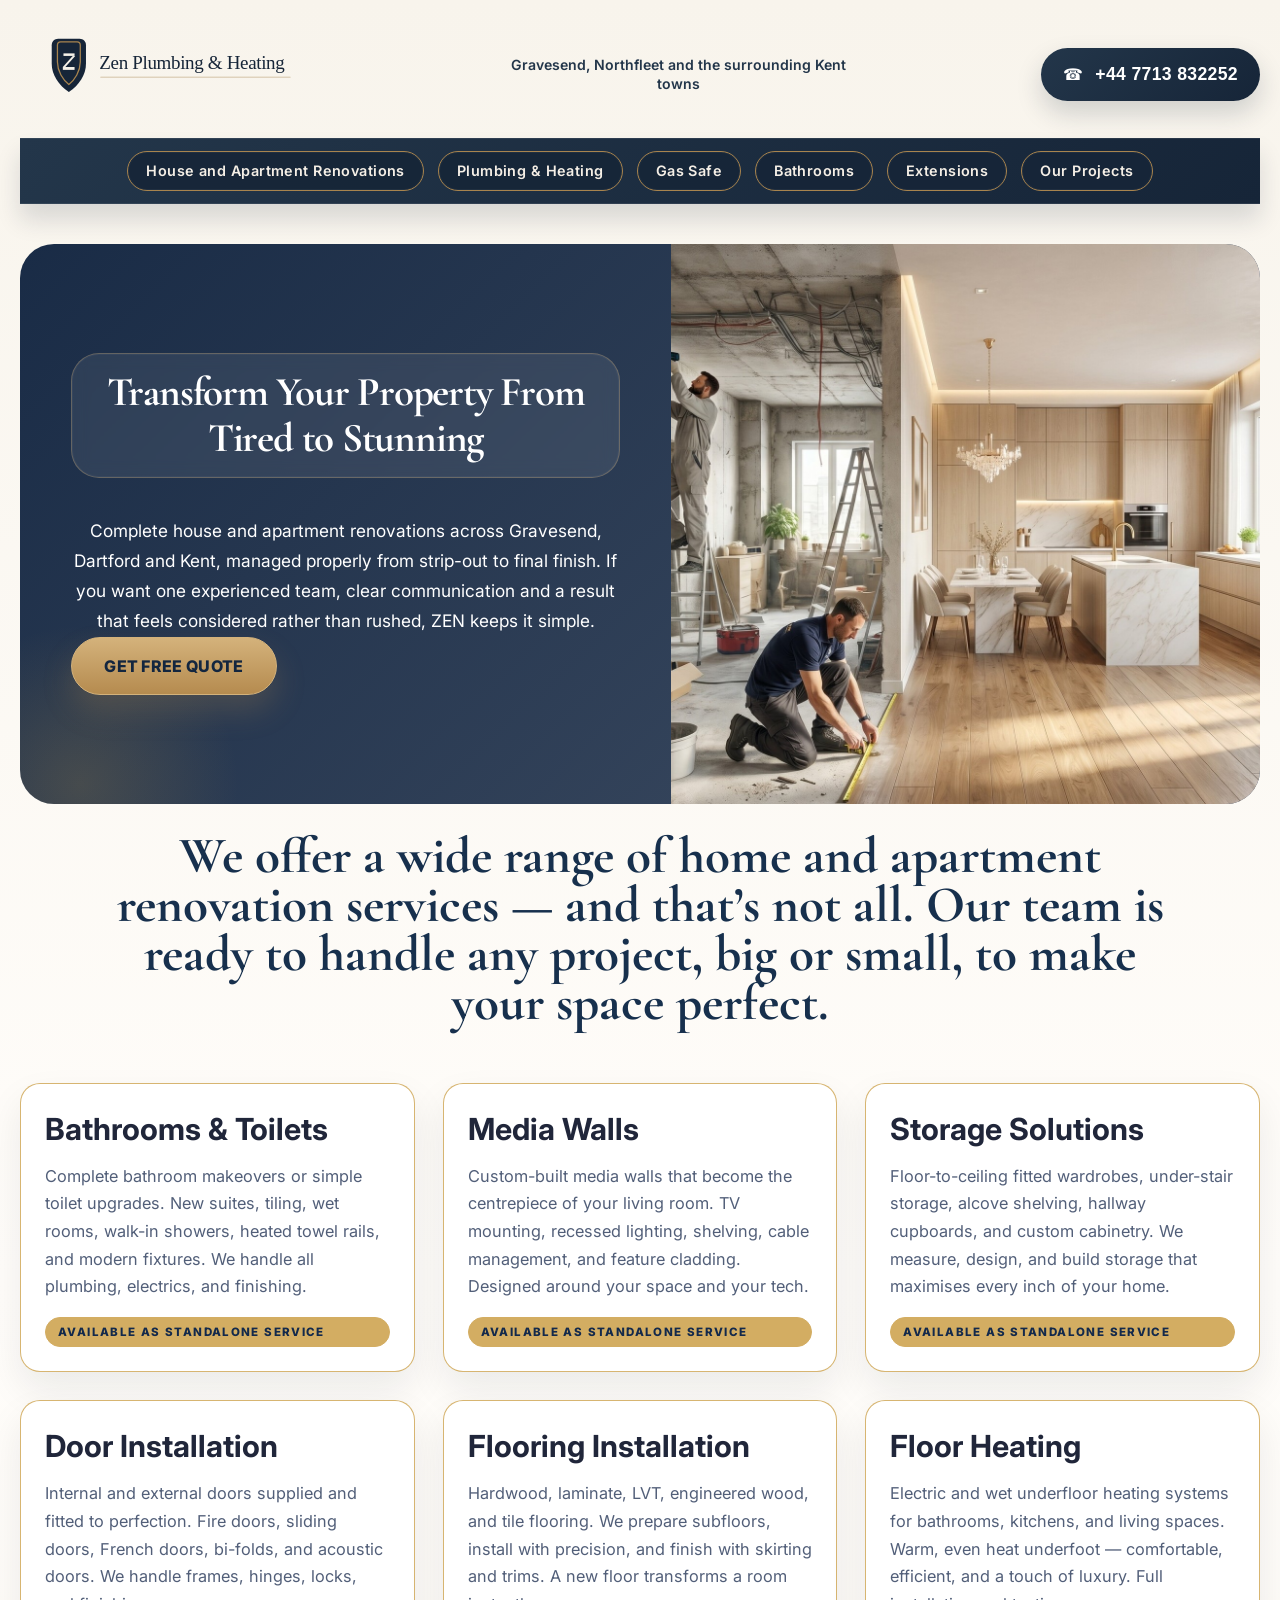
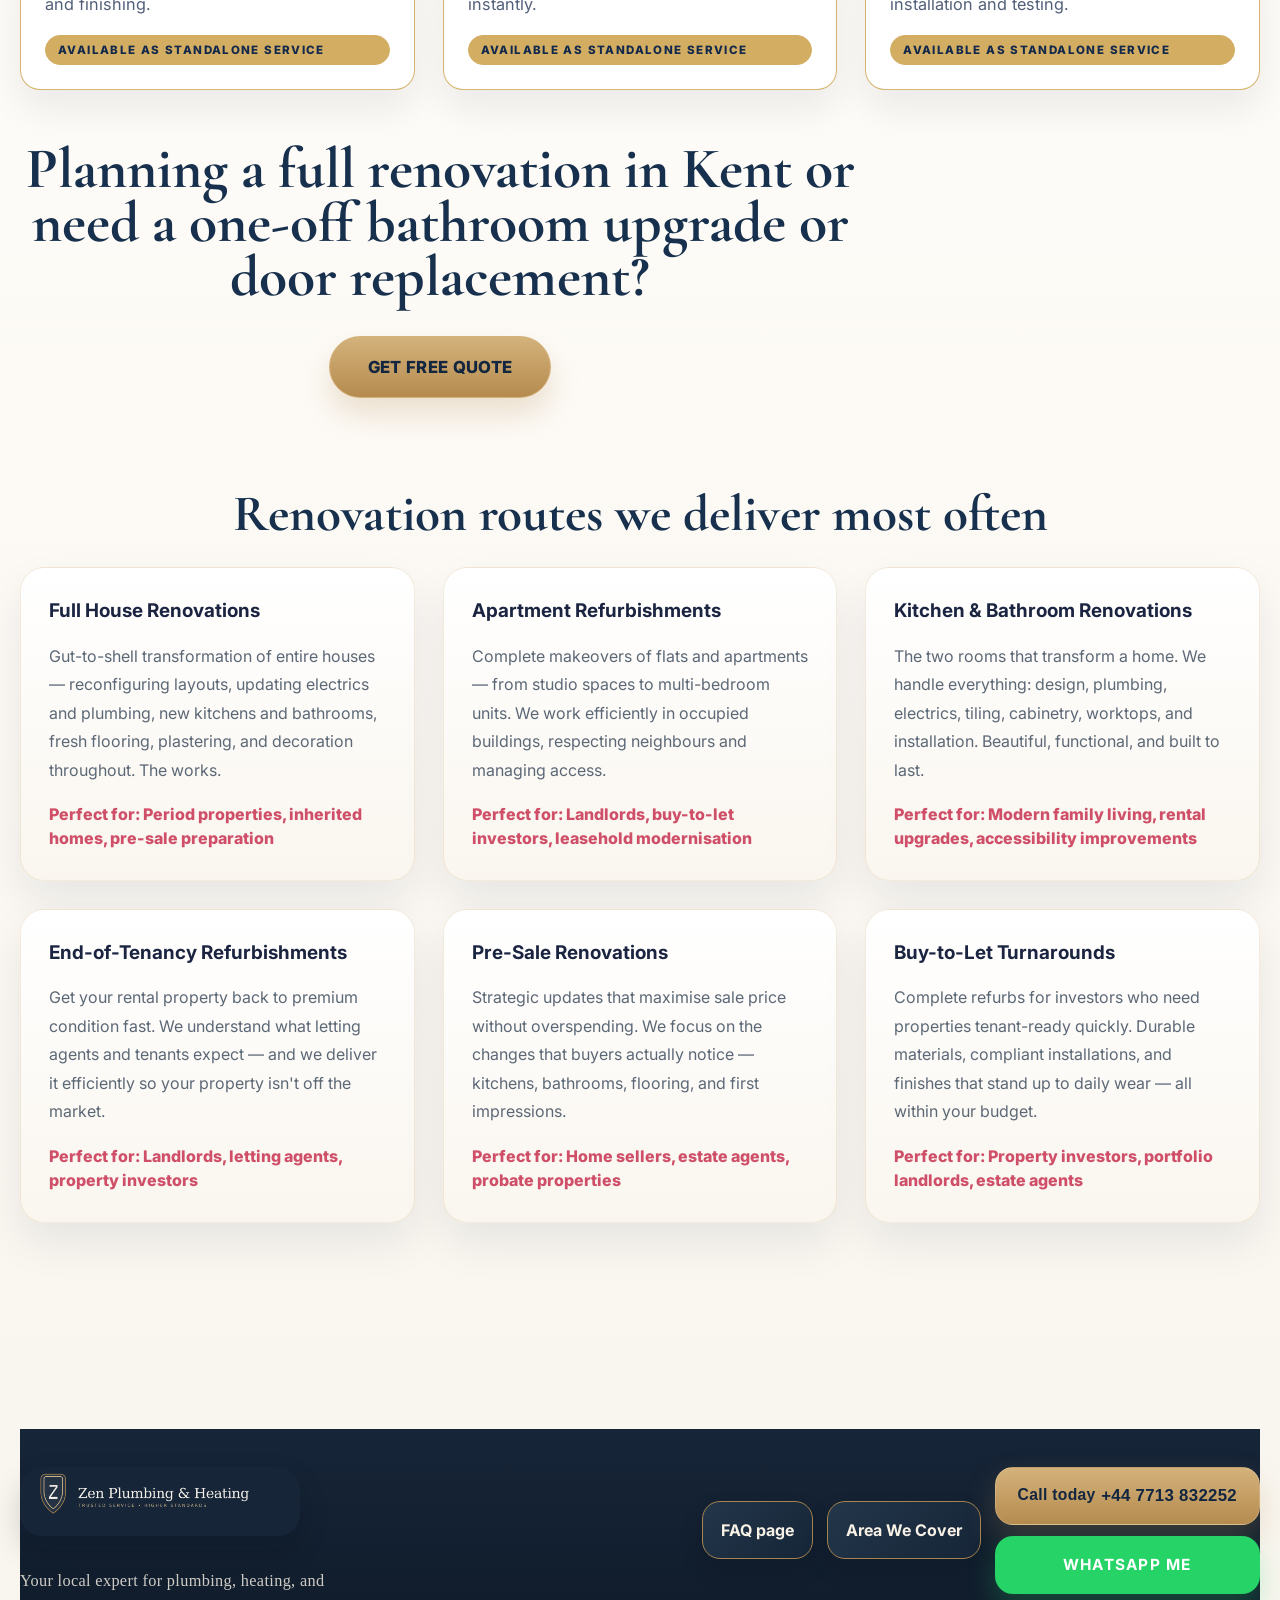
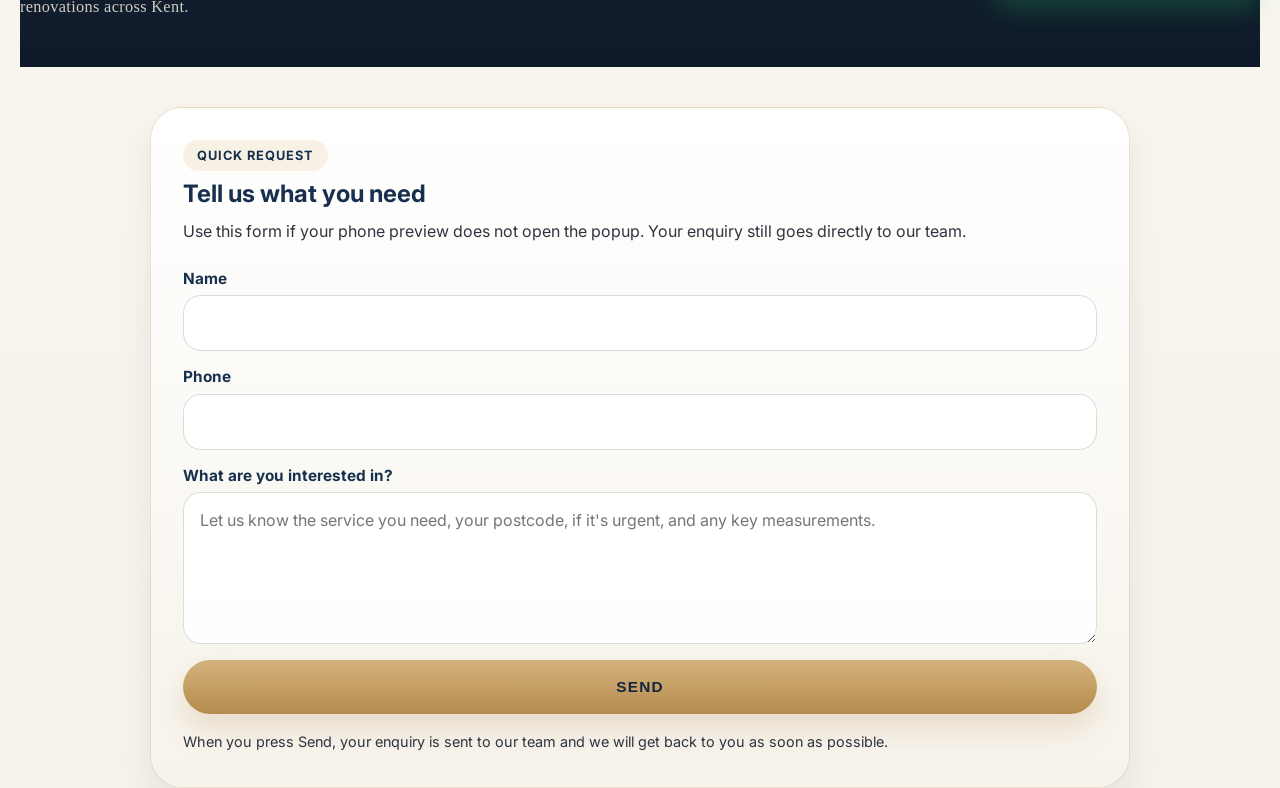
<file: complete-renovations.html>
<!DOCTYPE html>
<html lang="en">
<head>
  <meta charset="UTF-8" />
  <meta name="viewport" content="width=device-width, initial-scale=1.0" />
  <title>Complete Renovations | ZEN Property Services – Gravesend & Kent</title>
  <meta name="description" content="Founder-led plumbing, heating and home improvement services with 20+ years of experience across Dartford, Gravesend, Bexley and surrounding areas." />
  <link rel="preconnect" href="https://fonts.googleapis.com" />
  <link rel="preconnect" href="https://fonts.gstatic.com" crossorigin />
  <link href="https://fonts.googleapis.com/css2?family=Cormorant+Garamond:wght@500;600;700&family=Inter:wght@400;500;600;700&display=swap" rel="stylesheet" />
    <link rel="stylesheet" href="homepage-v2.css" />
    <link rel="stylesheet" href="homepage-v3-overrides.css" />
  <style>
.ren-shell { padding: 40px 0 84px; }
    .ren-section { margin-top: 28px; }

    .ren-hero {
      background: linear-gradient(135deg, rgba(16,35,63,0.96), rgba(16,35,63,0.8));
      color: #fff;
      border-radius: 34px;
      overflow: hidden;
      box-shadow: var(--zen-shadow);
      position: relative;
      display: grid;
      grid-template-columns: minmax(0, 1.05fr) minmax(320px, 0.95fr);
      min-height: 560px;
    }
    .ren-hero::after {
      content: '';
      position: absolute;
      inset: auto auto -140px -100px;
      width: 320px;
      height: 320px;
      border-radius: 50%;
      background: radial-gradient(circle, rgba(185,147,69,0.22), transparent 70%);
      pointer-events: none;
    }
    .ren-hero-copy {
      padding: 56px 48px;
      position: relative;
      z-index: 1;
      display: flex;
      flex-direction: column;
      justify-content: center;
    }
    .eyebrow {
      display: inline-flex;
      align-items: center;
      gap: 8px;
      width: fit-content;
      padding: 8px 14px;
      border-radius: 999px;
      background: rgba(255,255,255,0.08);
      border: 1px solid rgba(255,255,255,0.1);
      color: #f2dfb2;
      font-size: 0.78rem;
      letter-spacing: 0.14em;
      text-transform: uppercase;
      font-weight: 700;
    }
    .ren-hero h1,
    .ren-title,
    .cta-title,
.ren-hero h1 { font-size: clamp(3rem, 5vw, 5rem); }
    .ren-hero p {
      margin: 20px 0 0;
      max-width: 580px;
      color: rgba(255,255,255,0.82);
      font-size: 1.05rem;
      line-height: 1.75;
    }
    .ren-hero-actions { display: flex; flex-wrap: wrap; gap: 16px; justify-content: center; }
    .btn-primary,
    .btn-secondary {
      display: inline-flex;
      align-items: center;
      justify-content: center;
      padding: 14px 22px;
      border-radius: 999px;
      font-weight: 700;
      cursor: pointer;
      border: 0;
      font-family: inherit;
      font-size: 0.95rem;
    }
    .btn-primary {
      background: linear-gradient(135deg, #cfb16d, var(--zen-gold));
      color: var(--zen-navy-deep);
      box-shadow: 0 16px 32px rgba(185,147,69,0.28);
    }
    .btn-secondary {
      background: rgba(255,255,255,0.08);
      color: #fff;
      border: 1px solid rgba(255,255,255,0.16);
    }
    .ren-hero-points {
      display: grid;
      grid-template-columns: repeat(2, minmax(0, 1fr));
      gap: 12px;
      margin-top: 28px;
    }
    .ren-hero-points span {
      padding: 14px 16px;
      border-radius: 20px;
      background: rgba(255,255,255,0.08);
      border: 1px solid rgba(255,255,255,0.1);
      color: rgba(255,255,255,0.84);
      font-size: 0.92rem;
    }
    .ren-hero-media {
      position: relative;
      min-height: 100%;
      background: #0d1f39;
    }
    .ren-hero-media img {
      width: 100%;
      height: 100%;
      object-fit: cover;
    }
    .ren-hero-badge {
      position: absolute;
      right: 24px;
      bottom: 24px;
      max-width: 240px;
      padding: 18px 18px 16px;
      border-radius: 24px;
      background: rgba(255,255,255,0.94);
      color: var(--zen-ink);
      box-shadow: 0 16px 34px rgba(0,0,0,0.2);
    }
    .ren-hero-badge strong {
      display: block;
      font-size: 0.86rem;
      letter-spacing: 0.1em;
      text-transform: uppercase;
      color: var(--zen-navy);
    }
    .ren-hero-badge span {
      display: block;
      margin-top: 10px;
      color: var(--zen-muted);
      line-height: 1.6;
      font-size: 0.92rem;
    }

    .ren-grid-4,
    .ren-grid-3,
    .ren-gallery,
    .ren-cards,
    .footer-grid {
      display: grid;
      gap: 18px;
    }
    .ren-grid-4 { grid-template-columns: repeat(4, minmax(0, 1fr)); }
    .ren-grid-3 { grid-template-columns: repeat(3, minmax(0, 1fr)); }
    .ren-gallery { grid-template-columns: repeat(4, minmax(0, 1fr)); }
    .ren-cards { grid-template-columns: repeat(2, minmax(0, 1fr)); }
    .footer-grid { grid-template-columns: 1.2fr 0.8fr 0.8fr; }

    .stat-card,
    .panel,
    .service-card,
    .gallery-card,
    .phrase-card,
    .process-card,
    .cta-shell,
.stat-card,
    .process-card,
    .phrase-card,
    .service-card,
    .panel,
    .cta-shell { padding: 26px; }

    .stat-card strong,
    .service-card strong,
    .process-card strong,
    .phrase-card strong {
      display: block;
      font-size: 1rem;
      color: var(--zen-navy);
    }
    .stat-card span,
    .service-card p,
    .process-card p,
    .phrase-card p,
    .panel p,
    .cta-shell p,
.stat-card span { display: block; margin-top: 10px; font-size: 0.95rem; }

    .ren-title {
      font-size: clamp(2.25rem, 4vw, 3.4rem);
      color: var(--zen-navy);
    }
    .ren-intro {
      margin: 12px 0 0;
      max-width: 760px;
      color: var(--zen-muted);
      line-height: 1.8;
      font-size: 1rem;
    }

    .owner-panel {
      display: grid;
      grid-template-columns: 1.1fr 0.9fr;
      gap: 0;
      overflow: hidden;
    }
    .owner-copy {
      padding: 34px;
      background: linear-gradient(180deg, #fff 0%, #fbf8f2 100%);
    }
    .owner-copy h2 {
      margin: 0;
      font-family: 'Cormorant Garamond', serif;
      font-size: clamp(2rem, 3vw, 3rem);
      color: var(--zen-navy);
      line-height: 1.02;
    }
    .owner-copy p { margin: 16px 0 0; }
    .owner-notes {
      display: grid;
      gap: 14px;
      margin-top: 22px;
    }
    .owner-note {
      padding: 18px 18px;
      border-radius: 22px;
      background: rgba(185,147,69,0.09);
      border: 1px solid rgba(185,147,69,0.18);
    }
    .owner-note strong {
      display: block;
      color: var(--zen-navy);
      margin-bottom: 6px;
    }
    .owner-media { min-height: 100%; }
    .owner-media img { width: 100%; height: 100%; object-fit: cover; }

    .service-card {
      display: flex;
      flex-direction: column;
      gap: 14px;
    }
    .service-card .tag {
      display: inline-flex;
      width: fit-content;
      padding: 8px 12px;
      border-radius: 999px;
      background: var(--zen-gold-soft);
      color: var(--zen-navy);
      font-size: 0.78rem;
      letter-spacing: 0.12em;
      text-transform: uppercase;
      font-weight: 700;
    }
    .service-card ul {
      margin: 0;
      padding-left: 18px;
      color: var(--zen-muted);
      line-height: 1.7;
    }

    .process-card {
      position: relative;
      overflow: hidden;
    }
    .process-step {
      display: inline-grid;
      place-items: center;
      width: 42px;
      height: 42px;
      border-radius: 50%;
      background: var(--zen-navy);
      color: #fff;
      font-weight: 700;
      margin-bottom: 16px;
    }

    .gallery-band {
      background: linear-gradient(135deg, var(--zen-navy), var(--zen-navy-deep));
      color: #fff;
      border-radius: 34px;
      padding: 30px;
      box-shadow: var(--zen-shadow);
    }
    .gallery-band .ren-title { color: #fff; }
    .gallery-band .ren-intro { color: rgba(255,255,255,0.72); }
    .gallery-card {
      overflow: hidden;
      background: rgba(255,255,255,0.06);
      border-color: rgba(255,255,255,0.08);
      box-shadow: none;
    }
    .gallery-card img {
      aspect-ratio: 0.95 / 1;
      width: 100%;
      object-fit: cover;
    }
    .gallery-card div { padding: 16px; }
    .gallery-card strong {
      display: block;
      color: #fff;
      margin-bottom: 6px;
    }
    .gallery-card span {
      color: rgba(255,255,255,0.72);
      font-size: 0.92rem;
      line-height: 1.6;
    }

    .phrase-card {
      background: linear-gradient(180deg, #fff 0%, #fbf8f2 100%);
    }

    .cta-shell {
      display: grid;
      grid-template-columns: 1fr auto;
      align-items: center;
      gap: 24px;
      background: linear-gradient(135deg, #fff 0%, #faf4ea 100%);
    }
    .cta-title {
      font-size: clamp(2rem, 4vw, 3.2rem);
      color: var(--zen-navy);
    }
    .cta-actions {
      display: flex;
      gap: 12px;
      flex-wrap: wrap;
      justify-content: flex-end;
    }
.footer-bottom {
      margin-top: 22px;
      padding-top: 18px;
      border-top: 1px solid rgba(255,255,255,0.1);
      color: rgba(255,255,255,0.65);
      font-size: 0.88rem;
    }

    .quote-modal {
      position: fixed;
      inset: 0;
      background: rgba(7, 16, 31, 0.72);
      display: none;
      align-items: center;
      justify-content: center;
      padding: 24px 0;
      z-index: 60;
    }
    .quote-request-section {
      margin: 40px auto 0;
      width: min(980px, calc(100% - 32px));
    }
    .quote-request-card {
      position: relative;
      border-radius: 32px;
      padding: 32px;
      background: linear-gradient(180deg, rgba(255,255,255,0.98) 0%, rgba(247,243,235,0.98) 100%);
      border: 1px solid rgba(200, 164, 106, 0.34);
      box-shadow: 0 16px 34px rgba(17, 31, 47, 0.07);
    }
    .quote-request-card h2 {
      margin: 8px 0 10px;
      color: var(--zen-navy);
    }
    .quote-request-card p {
      margin: 0;
      color: var(--zen-muted);
      line-height: 1.7;
    }
    .quote-request-kicker {
      display: inline-flex;
      align-items: center;
      padding: 8px 14px;
      border-radius: 999px;
      background: rgba(211,173,98,0.16);
      color: var(--zen-navy);
      font-size: 0.8rem;
      font-weight: 700;
      letter-spacing: 0.08em;
      text-transform: uppercase;
    }
    .quote-request-card .quote-modal-form {
      margin-top: 24px;
    }
    .quote-modal-backdrop {
      position: absolute;
      inset: 0;
      display: block;
    }
.modal-close {
      position: absolute;
      right: 18px;
      top: 18px;
      width: 42px;
      height: 42px;
      border-radius: 50%;
      border: 0;
      background: rgba(16,35,63,0.08);
      color: var(--zen-navy);
      font-size: 1.1rem;
      cursor: pointer;
    }
    .quote-modal-close {
      position: absolute;
      right: 18px;
      top: 18px;
      width: 42px;
      height: 42px;
      display: inline-flex;
      align-items: center;
      justify-content: center;
      border-radius: 50%;
      border: 0;
      background: rgba(16,35,63,0.08);
      color: var(--zen-navy);
      font-size: 1.4rem;
      cursor: pointer;
      text-decoration: none;
      z-index: 2;
    }
    .quote-form {
      display: grid;
      gap: 14px;
      margin-top: 22px;
    }
    .quote-form label {
      display: grid;
      gap: 8px;
      color: var(--zen-navy);
      font-weight: 600;
      font-size: 0.95rem;
    }
    .quote-form input,
    .quote-form textarea {
      width: 100%;
      border-radius: 18px;
      border: 1px solid rgba(16,35,63,0.14);
      padding: 14px 16px;
      font: inherit;
      color: var(--zen-ink);
      background: #fff;
    }
    .quote-form textarea {
      min-height: 140px;
      resize: vertical;
    }

    @media (max-width: 1080px) {
      .ren-hero,
      .owner-panel,
      .cta-shell,
      .footer-grid { grid-template-columns: 1fr; }
      .ren-grid-4 { grid-template-columns: repeat(2, minmax(0, 1fr)); }
      .ren-grid-3 { grid-template-columns: repeat(2, minmax(0, 1fr)); }
      .ren-gallery { grid-template-columns: repeat(2, minmax(0, 1fr)); }
      .cta-actions { justify-content: flex-start; }
      .ren-hero-media { min-height: 340px; }
    }
    @media (max-width: 720px) {
      .ren-benefits-grid { grid-template-columns: 1fr; }
      .ren-benefits-grid { display: grid; grid-template-columns: repeat(4, minmax(0, 1fr)); gap: 18px; }
      .ren-shell { width: min(var(--zen-max), calc(100% - 20px)); padding: 22px 0 64px; }
      .topbar-inner, .nav-inner { width: min(var(--zen-max), calc(100% - 20px)); }
      .quote-request-section { width: min(100%, calc(100% - 20px)); }
      .quote-request-card { padding: 22px 18px; border-radius: 24px; }
      .ren-grid-4,
      .ren-grid-3,
      .ren-gallery,
      .ren-cards { grid-template-columns: 1fr; }
      .ren-hero-copy,
      .owner-copy,
      .stat-card,
      .service-card,
      .process-card,
      .phrase-card,
      .cta-shell,
.ren-hero-points { grid-template-columns: 1fr; }
      .ren-hero-badge {
        position: static;
        margin: 18px;
        max-width: none;
      }
}
  

        .ren-hero--textonly {
            padding: 72px 0 36px;
        }

        .ren-hero-layout--single {
            display: block;
            max-width: 900px;
        }

        .ren-hero--textonly .ren-hero-copy { align-items: center; text-align: center; padding-top: 8px; }

        .ren-hero--textonly h1 { margin: 0 0 18px; text-align: center; display: flex; justify-content: center; }

        .ren-hero--textonly p { max-width: 860px; margin: 0 auto; color: #ffffff; font-size: 1.08rem; line-height: 1.75; text-align: center; }

        .ren-hero--textonly h1 span { display: inline-block; padding: 10px 22px; border: 1px solid rgba(214, 176, 92, 0.9); border-radius: 999px; background: rgba(255,255,255,0.08); color: #f5efe2; font-size: clamp(1.9rem, 3.8vw, 3rem); line-height: 1.08; }
.ren-hero--textonly .ren-hero-copy { align-items: center; text-align: center; padding-top: 8px; }
.ren-hero--textonly p { max-width: 860px; margin: 0 auto; color: #ffffff; font-size: 1.08rem; line-height: 1.75; text-align: center; }
.ren-hero-actions { display: flex; flex-wrap: wrap; gap: 16px; justify-content: center; }
.ren-hero-actions .button-gold { display: inline-flex; align-items: center; justify-content: center; padding: 18px 30px; border-radius: 999px; font-size: 0.95rem; font-weight: 800; letter-spacing: 0.02em; text-decoration: none; transition: transform 0.2s ease, box-shadow 0.2s ease; background: #d3ad62; color: #13294b; border: 1px solid #d3ad62; box-shadow: none; }
.ren-hero-actions .button-outline-dark { display: inline-flex; align-items: center; justify-content: center; padding: 18px 30px; border-radius: 999px; font-size: 0.95rem; font-weight: 800; letter-spacing: 0.02em; text-decoration: none; transition: transform 0.2s ease, box-shadow 0.2s ease; background: rgba(37, 56, 89, 0.96); color: #ffffff; border: 1px solid rgba(255,255,255,0.72); box-shadow: none; }
.ren-benefits-grid { display: grid; grid-template-columns: repeat(4, minmax(0, 1fr)); gap: 18px; }
.ren-card--bright { background: linear-gradient(180deg, #ffffff 0%, #fff8ef 100%); border: 1px solid rgba(211, 173, 98, 0.9); box-shadow: 0 18px 40px rgba(15, 23, 42, 0.08); }
.ren-card--bright h3 { color: #13294b; }
.ren-card--bright p { color: #44506a; }
.standalone-card { background: #fff; border-radius: 20px; box-shadow: 0 18px 38px rgba(15, 23, 42, 0.08); border: 1px solid rgba(211, 173, 98, 0.9); }
.standalone-badge { background: #d3ad62; color: #13294b; display: inline-flex; align-items: center; gap: 8px; padding: 7px 12px; border-radius: 999px; font-size: 0.72rem; font-weight: 800; letter-spacing: 0.12em; text-transform: uppercase; }
.ren-hero-actions { display: flex; flex-wrap: wrap; gap: 16px; justify-content: center; }

        .ren-benefits--bright {
            padding: 8px 0 28px;
        }

        .ren-card--bright { background: linear-gradient(180deg, #ffffff 0%, #fff8ef 100%); border: 1px solid rgba(211, 173, 98, 0.9); box-shadow: 0 18px 40px rgba(15, 23, 42, 0.08); }

        .ren-card--bright h3 {
            color: #1f2940;
        }

        .ren-card--bright p {
            color: #52607a;
        }

        .ren-trust--simple {
            padding: 22px 0 18px;
        }

        .ren-text-block {
            max-width: 860px;
        }

        .ren-text-block h2 {
            margin: 0 0 18px;
        }

        .ren-text-block p {
            margin: 0 0 14px;
            color: #44506a;
            line-height: 1.8;
            font-size: 1.02rem;
        }

        .ren-services--standalone {
            padding: 20px 0 40px;
        }

        .ren-service-grid--textonly {
            display: grid;
            grid-template-columns: repeat(3, minmax(0, 1fr));
            gap: 28px;
        }

        .standalone-card { background: #fff; border-radius: 20px; box-shadow: 0 18px 38px rgba(15, 23, 42, 0.08); border: 1px solid rgba(211, 173, 98, 0.9); }

        .standalone-card__body {
            padding: 28px 24px 24px;
            display: flex;
            flex-direction: column;
            gap: 16px;
            min-height: 100%;
        }

        .standalone-card h3 {
            margin: 0;
            font-size: 1.9rem;
            line-height: 1.15;
            color: #20263a;
        }

        .standalone-card p {
            margin: 0;
            color: #525f79;
            line-height: 1.7;
            font-size: 1.02rem;
        }

        .standalone-badge { background: #d3ad62; color: #13294b; display: inline-flex; align-items: center; gap: 8px; padding: 7px 12px; border-radius: 999px; font-size: 0.72rem; font-weight: 800; letter-spacing: 0.12em; text-transform: uppercase; }

        .ren-final-cta--simple {
            padding: 12px 0 84px;
        }

        .ren-final-cta__inner {
            max-width: 840px;
        }

        .ren-final-cta__inner h2 {
            margin: 0 0 24px;
        }

        .ren-final-cta__actions {
            display: flex;
            flex-wrap: wrap;
            gap: 14px;
        }

        @media (max-width: 980px) {
            .ren-service-grid--textonly {
                grid-template-columns: repeat(2, minmax(0, 1fr));
            }
        }

        @media (max-width: 720px) {
      .ren-benefits-grid { display: grid; grid-template-columns: repeat(4, minmax(0, 1fr)); gap: 18px; }
            .ren-hero--textonly {
                padding-top: 52px;
            }

            .ren-service-grid--textonly {
                grid-template-columns: 1fr;
            }

            .standalone-card h3 {
                font-size: 1.55rem;
            }
        }

    </style>

<style id="eh-final-complete-style">

:root { --eh-gold:#d3ad62; --eh-blue:#2d466f; --eh-navy:#13294b; }
.ren-hero, .renovation-hero, .hero { text-align:center; }
.ren-hero h1, .ren-title, .cta-title {
  font-family: "Cormorant Garamond", Georgia, serif !important;
  font-size: clamp(2rem, 3.2vw, 3rem) !important;
  line-height: 1.1 !important;
  letter-spacing: 0.01em;
  max-width: 900px;
  margin: 0 auto 18px !important;
}
.ren-hero h1 span, .ren-title span, .cta-title span {
  display:inline-block;
  padding: 12px 26px;
  border-radius: 999px;
  background: rgba(255,255,255,0.08);
  border: 1px solid rgba(211,173,98,0.9);
  backdrop-filter: blur(8px);
}
.ren-hero-copy p, .ren-copy p, .ren-hero p {
  color:#ffffff !important;
  max-width: 920px;
  margin-left:auto !important;
  margin-right:auto !important;
}
.ren-hero-actions, .cta-row, .hero-actions {
  display:flex !important;
  flex-wrap:wrap;
  justify-content:center !important;
  gap:18px !important;
}
.ren-hero-actions .btn-primary, .cta-row .btn-primary, .hero-actions .btn-primary,
.ren-hero-actions a[href*="quote"], .ren-hero a.btn-primary {
  background: var(--eh-gold) !important;
  color: var(--eh-navy) !important;
  border: 1px solid var(--eh-gold) !important;
  border-radius: 999px !important;
  box-shadow: none !important;
}
.ren-hero-actions .btn-secondary, .cta-row .btn-secondary, .hero-actions .btn-secondary,
.ren-hero-actions a[href*="owner"], .ren-hero-actions a[href*="tel"], .ren-hero a.btn-secondary {
  background: rgba(45,70,111,0.92) !important;
  color: #ffffff !important;
  border: 1px solid rgba(255,255,255,0.72) !important;
  border-radius: 999px !important;
  box-shadow: none !important;
}
.ren-benefits, .ren-benefits-grid, .ren-trust-grid, .service-grid, .services-grid, .card-grid {
  display:grid !important;
  grid-template-columns: repeat(3, minmax(0, 1fr)) !important;
  gap:18px !important;
}
.ren-benefits > *, .ren-benefits-grid > *, .ren-trust-grid > *, .service-grid > *, .services-grid > *, .card-grid > * {
  border:1px solid rgba(211,173,98,0.9) !important;
  border-radius:24px !important;
  background: rgba(255,255,255,0.05) !important;
  box-shadow:none !important;
}
.badge, .service-badge, .standalone-badge, .pill, .chip {
  background: var(--eh-gold) !important;
  color: var(--eh-navy) !important;
  border: 1px solid var(--eh-gold) !important;
  border-radius:999px !important;
}
.ren-hero {
  margin: 0 auto;
}
.ren-hero-copy {
  padding: clamp(40px, 4vw, 58px);
  align-items: flex-start;
}
.ren-hero h1 {
  margin: 0;
  max-width: 680px;
  font-family: "Cormorant Garamond", Georgia, serif;
  font-size: clamp(2.8rem, 4.8vw, 4.8rem);
  line-height: 0.94;
  letter-spacing: -0.03em;
}
.ren-hero h1 span {
  display: inline-block;
  padding: 16px 24px;
  border-radius: 28px;
  background: rgba(255,255,255,0.08);
  border: 1px solid rgba(212,178,123,0.32);
  box-shadow: inset 0 0 0 1px rgba(255,255,255,0.04);
}
.ren-hero p {
  color: #ffffff !important;
  max-width: 640px;
  font-size: 1.08rem;
}
.ren-hero .button,
.ren-final-cta__actions .button {
  display: inline-flex;
  align-items: center;
  justify-content: center;
  padding: 18px 32px;
  border-radius: 999px;
  font-size: 1rem;
  font-weight: 800;
  text-decoration: none;
  letter-spacing: 0.02em;
}
.ren-hero .button-gold,
.ren-final-cta__actions .button-gold {
  background: linear-gradient(180deg, #d4b27b 0%, #b58b4f 100%) !important;
  color: #13263f !important;
  border: 1px solid #d4b27b !important;
  box-shadow: 0 16px 30px rgba(181, 139, 79, 0.24);
}
.ren-hero .button-white,
.ren-final-cta__actions .button-white {
  background: rgba(255,255,255,0.96) !important;
  color: #17304d !important;
  border: 1px solid rgba(200, 164, 106, 0.36) !important;
  box-shadow: 0 16px 30px rgba(17, 31, 47, 0.08);
}
.ren-benefits--bright {
  padding-top: 26px;
}
.ren-benefits-grid {
  display: block;
}
.ren-benefits-panel {
  display: grid;
  grid-template-columns: repeat(4, minmax(0, 1fr));
  overflow: hidden;
  border-radius: 28px;
  background: linear-gradient(180deg, rgba(255, 253, 250, 0.98) 0%, rgba(247, 243, 235, 0.98) 100%);
  border: 1px solid rgba(200, 164, 106, 0.34);
  box-shadow: 0 16px 34px rgba(17, 31, 47, 0.07);
}
.ren-card--bright {
  min-height: 164px;
  padding: 26px 22px;
  background: transparent !important;
  border: 0 !important;
  border-right: 1px solid rgba(200, 164, 106, 0.24) !important;
  box-shadow: none !important;
  text-align: center;
}
.ren-card--bright:last-child {
  border-right: 0 !important;
}
.ren-card--bright h3 {
  margin: 0 0 10px;
  color: #17304d;
  font-family: "Cormorant Garamond", Georgia, serif;
  font-size: 1.8rem;
  line-height: 0.98;
}
.ren-card--bright p {
  margin: 0;
  color: #5d6c7c;
  font-size: 0.97rem;
  line-height: 1.6;
}
.ren-services-intro {
  max-width: 1080px;
  margin: 0 auto 34px;
  text-align: center;
}
.ren-services-intro h2 {
  margin: 0;
  color: #17304d;
  font-family: "Cormorant Garamond", Georgia, serif;
  font-size: clamp(2.6rem, 4vw, 4rem);
  line-height: 0.96;
}
.ren-final-cta__inner {
  text-align: center;
}
.ren-final-cta__inner h2 {
  margin: 0 auto;
  max-width: 1080px;
  color: #17304d;
  font-family: "Cormorant Garamond", Georgia, serif;
  font-size: clamp(2.7rem, 4.5vw, 4.15rem);
  line-height: 0.94;
}
.ren-final-cta__actions {
  display: flex;
  justify-content: center;
  gap: 18px;
  flex-wrap: wrap;
  margin-top: 32px;
}
.ren-final-cta__actions .button {
  padding: 20px 38px;
  font-size: 1.04rem;
}
.ren-focus-cards {
  padding: 8px 0 86px;
}
.ren-focus-heading {
  max-width: 900px;
  margin: 0 auto 28px;
  text-align: center;
}
.ren-focus-heading h2 {
  margin: 0;
  color: #17304d;
  font-family: "Cormorant Garamond", Georgia, serif;
  font-size: clamp(2.5rem, 4vw, 3.9rem);
  line-height: 0.96;
}
.ren-focus-grid {
  display: grid;
  grid-template-columns: repeat(3, minmax(0, 1fr));
  gap: 28px;
}
.ren-focus-card {
  padding: 30px 28px;
  border-radius: 24px;
  background: linear-gradient(180deg, rgba(255,255,255,0.98) 0%, rgba(250,246,239,0.98) 100%);
  border: 1px solid rgba(200, 164, 106, 0.22);
  box-shadow: 0 20px 44px rgba(17, 31, 47, 0.08);
}
.ren-focus-card h3 {
  margin: 0 0 18px;
  color: #1b2440;
  font-size: 1.18rem;
  line-height: 1.35;
}
.ren-focus-card p {
  margin: 0;
  color: #5c6876;
  font-size: 1rem;
  line-height: 1.78;
}
.ren-focus-card .ren-focus-tag {
  display: block;
  margin-top: 18px;
  color: #cf4e68;
  font-weight: 800;
  line-height: 1.5;
}
@media (max-width: 980px) {
  .ren-benefits, .ren-benefits-grid, .ren-trust-grid, .service-grid, .services-grid, .card-grid {
    grid-template-columns: 1fr !important;
  }
  .ren-benefits-panel {
    grid-template-columns: 1fr;
  }
  .ren-card--bright {
    border-right: 0 !important;
    border-bottom: 1px solid rgba(200, 164, 106, 0.24) !important;
  }
  .ren-card--bright:last-child {
    border-bottom: 0 !important;
  }
  .ren-hero {
    grid-template-columns: 1fr;
  }
  .ren-focus-grid {
    grid-template-columns: repeat(2, minmax(0, 1fr));
  }
}
@media (max-width: 720px) {
  .ren-focus-grid {
    grid-template-columns: 1fr;
  }
}

</style>
</head>
<body>
  <div class="site-shell">
    <header class="topbar">
      <div class="container topbar-inner">
        <div class="brand-panel">
          <a class="brand-lockup" href="index.html" aria-label="Zen Plumbing & Heating home">
            <img src="assets/zen-logo-horizontal.svg" alt="Zen Plumbing & Heating" />
          </a>
        </div>
        <div class="header-microcopy" aria-label="Service area">
          <p class="header-microcopy-text">Gravesend, Northfleet and the surrounding Kent towns</p>
        </div>
        <div class="header-actions">
          <a class="phone-chip" href="tel:+447713832252" aria-label="Call Zen Plumbing and Heating">
            <span class="phone-chip-icon">☎</span>
            <span class="phone-chip-number">+44 7713 832252</span>
          </a>
        </div>
      </div>
    </header>

    <nav class="section-nav" aria-label="Primary">
      <div class="container nav-links">
        <a href="complete-renovations.html">House and Apartment Renovations</a>
        <a href="plumbing-heating.html">Plumbing &amp; Heating</a>
        <a href="gas-safe.html">Gas Safe</a>
        <a href="bathrooms.html">Bathrooms</a>
        <a href="extensions.html">Extensions</a>
        <a href="projects.html">Our Projects</a>
        
      </div>
    </nav>

    <main class="ren-shell">
  <section class="container ren-hero">
    <div class="ren-hero-copy">
      <h1><span>Transform Your Property From Tired to Stunning</span></h1>
      <p>Complete house and apartment renovations across Gravesend, Dartford and Kent, managed properly from strip-out to final finish. If you want one experienced team, clear communication and a result that feels considered rather than rushed, ZEN keeps it simple.</p>
      <div class="ren-hero-actions">
            <a class="button button-gold" href="quick-request.html">GET FREE QUOTE</a>
      </div>
    </div>
    <div class="ren-hero-media">
      <img src="assets/complete-renovations-hero-20260628.jpeg" alt="Home renovation before and after transformation" />
    </div>
  </section>

  <section class="ren-section">
    <div class="container ren-services-intro">
      <h2>We offer a wide range of home and apartment renovation services &mdash; and that&rsquo;s not all. Our team is ready to handle any project, big or small, to make your space perfect.</h2>
    </div>
  </section>

  <section class="ren-services ren-services--standalone">
    <div class="container">
      <div class="ren-service-grid ren-service-grid--textonly">
        <article class="standalone-card">
          <div class="standalone-card__body">
            <h3>Bathrooms &amp; Toilets</h3>
            <p>Complete bathroom makeovers or simple toilet upgrades. New suites, tiling, wet rooms, walk-in showers, heated towel rails, and modern fixtures. We handle all plumbing, electrics, and finishing.</p>
            <span class="standalone-badge">Available as standalone service</span>
          </div>
        </article>
        <article class="standalone-card">
          <div class="standalone-card__body">
            <h3>Media Walls</h3>
            <p>Custom-built media walls that become the centrepiece of your living room. TV mounting, recessed lighting, shelving, cable management, and feature cladding. Designed around your space and your tech.</p>
            <span class="standalone-badge">Available as standalone service</span>
          </div>
        </article>
        <article class="standalone-card">
          <div class="standalone-card__body">
            <h3>Storage Solutions</h3>
            <p>Floor-to-ceiling fitted wardrobes, under-stair storage, alcove shelving, hallway cupboards, and custom cabinetry. We measure, design, and build storage that maximises every inch of your home.</p>
            <span class="standalone-badge">Available as standalone service</span>
          </div>
        </article>
        <article class="standalone-card">
          <div class="standalone-card__body">
            <h3>Door Installation</h3>
            <p>Internal and external doors supplied and fitted to perfection. Fire doors, sliding doors, French doors, bi-folds, and acoustic doors. We handle frames, hinges, locks, and finishing.</p>
            <span class="standalone-badge">Available as standalone service</span>
          </div>
        </article>
        <article class="standalone-card">
          <div class="standalone-card__body">
            <h3>Flooring Installation</h3>
            <p>Hardwood, laminate, LVT, engineered wood, and tile flooring. We prepare subfloors, install with precision, and finish with skirting and trims. A new floor transforms a room instantly.</p>
            <span class="standalone-badge">Available as standalone service</span>
          </div>
        </article>
        <article class="standalone-card">
          <div class="standalone-card__body">
            <h3>Floor Heating</h3>
            <p>Electric and wet underfloor heating systems for bathrooms, kitchens, and living spaces. Warm, even heat underfoot — comfortable, efficient, and a touch of luxury. Full installation and testing.</p>
            <span class="standalone-badge">Available as standalone service</span>
          </div>
        </article>
      </div>
    </div>
  </section>

  <section class="ren-final-cta ren-final-cta--simple">
      <div class="container ren-final-cta__inner">
        <h2>Planning a full renovation in Kent or need a one-off bathroom upgrade or door replacement?</h2>
        <div class="ren-final-cta__actions">
            <a class="button button-gold" href="quick-request.html">GET FREE QUOTE</a>
        </div>
      </div>
    </section>

  <section class="ren-focus-cards">
      <div class="container">
        <div class="ren-focus-heading">
          <h2>Renovation routes we deliver most often</h2>
        </div>
        <div class="ren-focus-grid">
          <article class="ren-focus-card">
            <h3>Full House Renovations</h3>
            <p>Gut-to-shell transformation of entire houses — reconfiguring layouts, updating electrics and plumbing, new kitchens and bathrooms, fresh flooring, plastering, and decoration throughout. The works.</p>
            <span class="ren-focus-tag">Perfect for: Period properties, inherited homes, pre-sale preparation</span>
          </article>
          <article class="ren-focus-card">
            <h3>Apartment Refurbishments</h3>
            <p>Complete makeovers of flats and apartments — from studio spaces to multi-bedroom units. We work efficiently in occupied buildings, respecting neighbours and managing access.</p>
            <span class="ren-focus-tag">Perfect for: Landlords, buy-to-let investors, leasehold modernisation</span>
          </article>
          <article class="ren-focus-card">
            <h3>Kitchen &amp; Bathroom Renovations</h3>
            <p>The two rooms that transform a home. We handle everything: design, plumbing, electrics, tiling, cabinetry, worktops, and installation. Beautiful, functional, and built to last.</p>
            <span class="ren-focus-tag">Perfect for: Modern family living, rental upgrades, accessibility improvements</span>
          </article>
          <article class="ren-focus-card">
            <h3>End-of-Tenancy Refurbishments</h3>
            <p>Get your rental property back to premium condition fast. We understand what letting agents and tenants expect — and we deliver it efficiently so your property isn't off the market.</p>
            <span class="ren-focus-tag">Perfect for: Landlords, letting agents, property investors</span>
          </article>
          <article class="ren-focus-card">
            <h3>Pre-Sale Renovations</h3>
            <p>Strategic updates that maximise sale price without overspending. We focus on the changes that buyers actually notice — kitchens, bathrooms, flooring, and first impressions.</p>
            <span class="ren-focus-tag">Perfect for: Home sellers, estate agents, probate properties</span>
          </article>
          <article class="ren-focus-card">
            <h3>Buy-to-Let Turnarounds</h3>
            <p>Complete refurbs for investors who need properties tenant-ready quickly. Durable materials, compliant installations, and finishes that stand up to daily wear — all within your budget.</p>
            <span class="ren-focus-tag">Perfect for: Property investors, portfolio landlords, estate agents</span>
          </article>
        </div>
      </div>
    </section>
</main>
<footer class="footer">
    <div class="container footer-panel footer-panel-home">
      <div class="footer-brand footer-brand-home">
        <img src="assets/zen-logo-reverse.png" alt="Zen Plumbing &amp; Heating logo" />
        <p class="footer-brand-tagline">Your local expert for plumbing, heating, and renovations across Kent.</p>
      </div>
    <div class="footer-actions footer-actions-home">
      <a class="footer-pill footer-pill-light" href="faq.html">FAQ page</a>
      <a class="footer-pill footer-pill-light" href="area-we-cover.html">Area We Cover</a>
      <div class="footer-contact-stack">
        <a class="footer-phone footer-phone-home footer-phone-gold" href="tel:+447713832252">Call today <strong>+44 7713 832252</strong></a>
        <a class="footer-whatsapp-home" href="https://wa.me/447713832252?text=Hello!%20I%20would%20like%20to%20get%20a%20consultation%20about%20repairs.">WhatsApp Me</a>
      </div>
    </div>
  </div>
</footer>

<section class="quote-request-section" id="quote-request">
  <div class="quote-request-card">
    <span class="quote-request-kicker">Quick request</span>
    <h2>Tell us what you need</h2>
    <p>Use this form if your phone preview does not open the popup. Your enquiry still goes directly to our team.</p>
    <form class="quote-modal-form" action="https://formsubmit.co/thaqi_100@hotmail.com" method="POST">
      <input type="hidden" name="_subject" value="New Website Enquiry" />
      <input type="hidden" name="_captcha" value="false" />
      <input type="hidden" name="_template" value="table" />
      <input type="hidden" name="ctaSource" value="Inline quick request" />

      <label class="quote-field">
        <span>Name</span>
        <input type="text" name="name" autocomplete="name" required />
      </label>

      <label class="quote-field">
        <span>Phone</span>
        <input type="tel" name="phone" autocomplete="tel" required />
      </label>

      <label class="quote-field">
        <span>What are you interested in?</span>
        <textarea name="interest" rows="5" required placeholder="Let us know the service you need, your postcode, if it's urgent, and any key measurements."></textarea>
      </label>

      <button class="quote-submit" type="submit">Send</button>
      <p class="quote-modal-note">When you press Send, your enquiry is sent to our team and we will get back to you as soon as possible.</p>
    </form>
  </div>
</section>

<div class="quote-modal" id="quote-request-modal" hidden aria-hidden="true">
  <a class="quote-modal-backdrop" href="#quote-request" aria-label="Close request form" data-close-quote-modal></a>
  <div class="quote-modal-dialog" role="dialog" aria-modal="true" aria-labelledby="quote-modal-title">
    <a class="quote-modal-close" href="#quote-request" aria-label="Close request form" data-close-quote-modal>×</a>
    <div class="quote-modal-copy">
      <p class="quote-modal-kicker">Quick request</p>
      <h2 id="quote-modal-title">Tell us what you need</h2>
      <p>Fill in the details below and we will send your enquiry to our team.</p>
    </div>
    <form class="quote-modal-form" id="quote-modal-form" action="https://formsubmit.co/thaqi_100@hotmail.com" method="POST">
        <input type="hidden" name="_subject" value="New Website Enquiry" />
        <input type="hidden" name="_captcha" value="false" />
        <input type="hidden" name="_template" value="table" />
      <input type="hidden" name="ctaSource" id="quote-cta-source" value="Website enquiry" />

      <label class="quote-field">
        <span>Name</span>
        <input type="text" name="name" autocomplete="name" required />
      </label>

      <label class="quote-field">
        <span>Phone</span>
        <input type="tel" name="phone" autocomplete="tel" required />
      </label>

      <label class="quote-field">
        <span>What are you interested in?</span>
        <textarea name="interest" rows="5" required placeholder="Let us know the service you need, your postcode, if it's urgent, and any key measurements."></textarea>
      </label>

      <button class="quote-submit" type="submit">Send</button>
      <p class="quote-modal-note" id="quote-modal-note">When you press Send, your enquiry is sent to our team and we will get back to you as soon as possible.</p>
    </form>
  </div>
</div>
  </div>
  <script>
    (function () {
      const modal = document.getElementById('quote-request-modal') || document.getElementById('quote-request');
      const triggers = document.querySelectorAll('[data-open-quote-modal]');
      const form = modal ? modal.querySelector('#quote-modal-form, form') : null;
      const ctaSource = modal ? modal.querySelector('#quote-cta-source, input[name="ctaSource"]') : null;
      const closeButtons = modal ? modal.querySelectorAll('[data-close-quote-modal]') : [];

      if (!modal || !triggers.length) {
        return;
      }

      const openModal = function (sourceLabel) {
        if (ctaSource) {
          ctaSource.value = sourceLabel || 'Website enquiry';
        }
        modal.hidden = false;
        modal.setAttribute('aria-hidden', 'false');
        document.body.classList.add('quote-modal-open');
        const firstInput = modal.querySelector('input[name="name"], input, textarea');
        if (firstInput) {
          window.setTimeout(function () { firstInput.focus(); }, 60);
        }
      };

      const closeModal = function () {
        modal.hidden = true;
        modal.setAttribute('aria-hidden', 'true');
        document.body.classList.remove('quote-modal-open');
      };

      triggers.forEach(function (trigger) {
        trigger.addEventListener('click', function (event) {
          event.preventDefault();
          openModal(trigger.getAttribute('data-cta-label'));
        });
      });

      closeButtons.forEach(function (button) {
        button.addEventListener('click', function (event) {
          event.preventDefault();
          closeModal();
        });
      });

      document.addEventListener('keydown', function (event) {
        if (event.key === 'Escape' && !modal.hidden) {
          closeModal();
        }
      });

      
    }());
  </script>
</body>
</html>
</file>
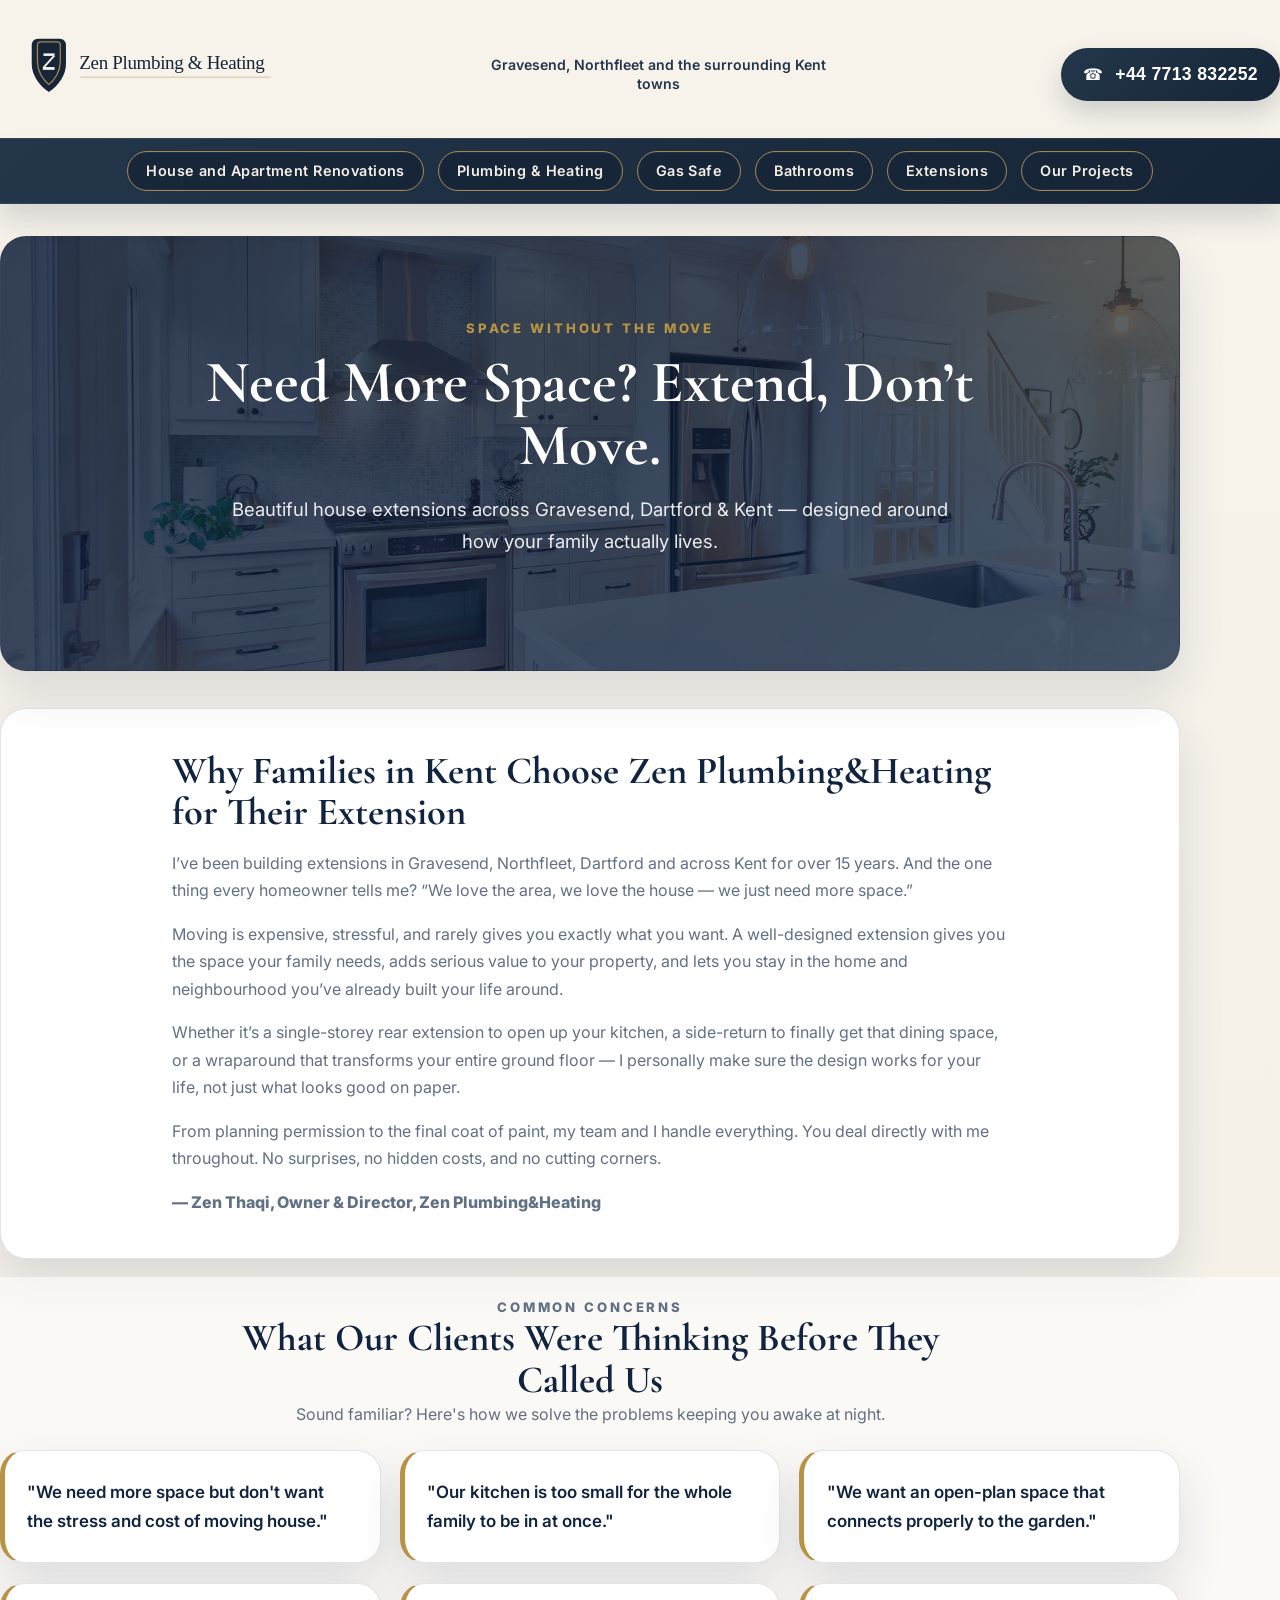
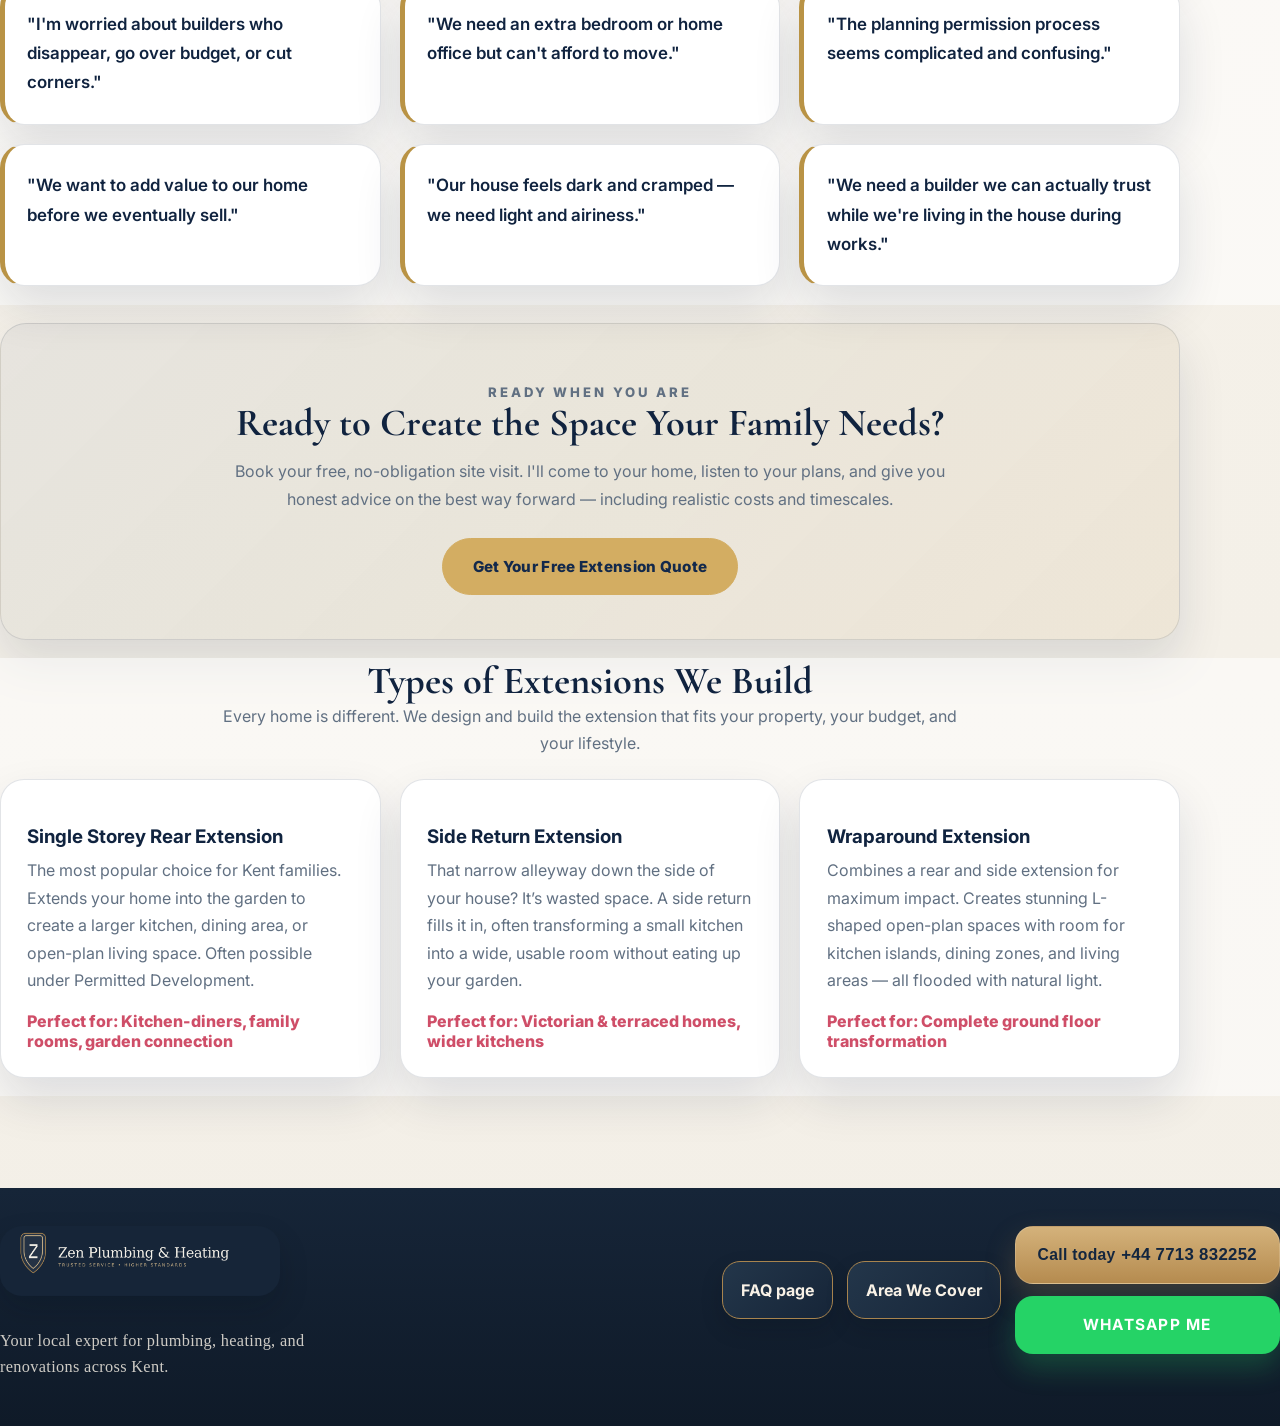
<file: extensions.html>
<!DOCTYPE html>
<html lang="en">
<head>
  <meta charset="UTF-8" />
  <meta name="viewport" content="width=device-width, initial-scale=1.0" />
  <title>Extensions | Zen Plumbing &amp; Heating</title>
  <meta name="description" content="House extensions across Gravesend, Dartford and Kent from Zen Plumbing & Heating." />
  <link rel="preconnect" href="https://fonts.googleapis.com" />
  <link rel="preconnect" href="https://fonts.gstatic.com" crossorigin />
  <link href="https://fonts.googleapis.com/css2?family=Cormorant+Garamond:wght@500;600;700&family=Inter:wght@400;500;600;700&display=swap" rel="stylesheet" />
  <link rel="stylesheet" href="homepage-v2.css" />
  <link rel="stylesheet" href="homepage-v3-overrides.css" />
  <style>
    :root {
      --zen-navy: #10233f;
      --zen-navy-deep: #0a1830;
      --zen-gold: #b99345;
      --zen-gold-soft: rgba(185, 147, 69, 0.16);
      --zen-ink: #223247;
      --zen-muted: #617082;
      --zen-panel: #ffffff;
      --zen-line: rgba(16, 35, 63, 0.12);
      --zen-shadow: 0 22px 48px rgba(16, 35, 63, 0.12);
      --zen-radius: 26px;
    }

    body {
      background: linear-gradient(180deg, #f7f3eb 0%, #f3efe7 100%);
      color: var(--zen-ink);
    }

    .ext-page {
      padding-bottom: 3.5rem;
    }

    .ext-page .container {
      max-width: 1180px;
    }

    .ext-section {
      padding: 1.15rem 0;
    }

    .ext-hero {
      padding: 2rem 0 1.2rem;
    }

    .ext-hero-shell,
    .ext-owner-shell,
    .ext-cta-shell {
      background: var(--zen-panel);
      border: 1px solid var(--zen-line);
      border-radius: var(--zen-radius);
      box-shadow: var(--zen-shadow);
      overflow: hidden;
    }

    .ext-hero-shell {
      position: relative;
      padding: 5.2rem 2rem;
      background: linear-gradient(135deg, rgba(10, 24, 48, 0.82), rgba(16, 35, 63, 0.74)), url("assets/extensions-hero.jpg") center/cover;
      color: #fff;
      text-align: center;
    }

    .ext-hero-shell::after {
      content: "";
      position: absolute;
      inset: 0;
      background: radial-gradient(circle at top right, rgba(185, 147, 69, 0.24), transparent 30%);
      pointer-events: none;
    }

    .ext-hero-content {
      position: relative;
      z-index: 1;
      max-width: 820px;
      margin: 0 auto;
    }

    .ext-kicker {
      margin: 0 0 0.9rem;
      font-size: 0.82rem;
      letter-spacing: 0.22em;
      text-transform: uppercase;
      color: var(--zen-gold);
      font-weight: 800;
    }

    .ext-hero h1,
    .ext-heading h2,
    .ext-owner-copy h2,
    .ext-cta-shell h2 {
      margin: 0;
      font-family: "Cormorant Garamond", Georgia, serif;
      line-height: 1.08;
      color: var(--zen-navy);
    }

    .ext-hero h1 {
      color: #fff;
      font-size: clamp(2.35rem, 4.6vw, 4.2rem);
      margin-bottom: 1rem;
    }

    .ext-hero-subtitle,
    .ext-heading p,
    .ext-owner-copy p,
    .ext-card p,
    .ext-step p,
    .ext-phrase-card p,
    .ext-gallery-caption,
    .ext-cta-shell p {
      margin: 0;
      line-height: 1.72;
      color: var(--zen-muted);
    }

    .ext-hero-subtitle {
      color: rgba(255, 255, 255, 0.9);
      font-size: 1.16rem;
      max-width: 720px;
      margin: 0 auto 1.8rem;
    }

    .ext-button,
    .ext-button-secondary { display: inline-flex; align-items: center; justify-content: center; padding: 18px 30px; border-radius: 999px; font-size: 0.95rem; font-weight: 800; letter-spacing: 0.02em; text-decoration: none; transition: transform 0.2s ease, box-shadow 0.2s ease; background: rgba(37, 56, 89, 0.96); color: #ffffff; border: 1px solid rgba(255,255,255,0.72); box-shadow: none; }

    .ext-button { display: inline-flex; align-items: center; justify-content: center; padding: 18px 30px; border-radius: 999px; font-size: 0.95rem; font-weight: 800; letter-spacing: 0.02em; text-decoration: none; transition: transform 0.2s ease, box-shadow 0.2s ease; background: #d3ad62; color: #13294b; border: 1px solid #d3ad62; box-shadow: none; }

    .ext-button-secondary { display: inline-flex; align-items: center; justify-content: center; padding: 18px 30px; border-radius: 999px; font-size: 0.95rem; font-weight: 800; letter-spacing: 0.02em; text-decoration: none; transition: transform 0.2s ease, box-shadow 0.2s ease; background: rgba(37, 56, 89, 0.96); color: #ffffff; border: 1px solid rgba(255,255,255,0.72); box-shadow: none; }

    .ext-button:hover,
    .ext-button-secondary:hover {
      transform: translateY(-2px);
    }

    .ext-trust-grid,
    .ext-types-grid,
    .ext-process-grid,
    .ext-gallery-grid,
    .ext-phrases-grid {
      display: grid;
      gap: 1.2rem;
    }

    .ext-trust-grid { display: grid; grid-template-columns: repeat(4, minmax(0, 1fr)); gap: 18px; }

    .ext-trust-card,
    .ext-card,
    .ext-step,
    .ext-phrase-card {
      background: var(--zen-panel);
      border: 1px solid var(--zen-line);
      border-radius: 24px;
      box-shadow: var(--zen-shadow);
      padding: 1.65rem;
    }

    .ext-trust-card strong,
    .ext-card h3,
    .ext-step h4,
    .ext-gallery-caption strong {
      display: block;
      color: var(--zen-navy);
      margin-bottom: 0.55rem;
    }

    .ext-owner-shell {
      display: grid;
      grid-template-columns: minmax(0, 1fr) minmax(0, 0.95fr);
      gap: 0;
    }

    .ext-owner-copy {
      padding: 2.6rem;
      display: flex;
      flex-direction: column;
      justify-content: center;
      gap: 1rem;
    }

    .ext-owner-copy h2,
    .ext-heading h2,
    .ext-cta-shell h2 {
      font-size: clamp(2rem, 3vw, 3rem);
    }

    .ext-signoff {
      color: var(--zen-navy);
      font-weight: 800;
    }

    .ext-owner-image img,
    .ext-gallery-item img {
      display: block;
      width: 100%;
      height: 100%;
      object-fit: cover;
    }

    .ext-types-section {
      background: rgba(255, 255, 255, 0.55);
    }

    .ext-heading {
      max-width: 760px;
      margin: 0 auto 1.35rem;
      text-align: center;
    }

    .ext-types-grid {
      grid-template-columns: repeat(3, minmax(0, 1fr));
    }

    .ext-card .highlight {
      display: block;
      margin-top: 1rem;
      color: #cf4e68;
      font-weight: 800;
    }

    .ext-process-grid { display: grid; grid-template-columns: repeat(4, minmax(0, 1fr)); gap: 18px; }

    .ext-step {
      text-align: center;
    }

    .ext-step-number {
      width: 50px;
      height: 50px;
      border-radius: 50%;
      display: inline-flex;
      align-items: center;
      justify-content: center;
      margin: 0 auto 1rem;
      background: var(--zen-gold);
      color: #fff;
      font-weight: 800;
      box-shadow: 0 14px 24px rgba(185, 147, 69, 0.22);
    }

    .ext-gallery-band {
      background: linear-gradient(180deg, var(--zen-navy) 0%, var(--zen-navy-deep) 100%);
      color: #fff;
      border-radius: var(--zen-radius);
      border: 1px solid rgba(255, 255, 255, 0.06);
      box-shadow: var(--zen-shadow);
      padding: 2.3rem 1.35rem;
    }

    .ext-gallery-band .ext-heading h2,
    .ext-gallery-band .ext-heading p,
    .ext-gallery-caption {
      color: #fff;
    }

    .ext-gallery-band .ext-heading p {
      opacity: 0.82;
    }

    .ext-gallery-grid {
      grid-template-columns: repeat(3, minmax(0, 1fr));
      margin-top: 1.1rem;
    }

    .ext-gallery-item {
      position: relative;
      overflow: hidden;
      border-radius: 22px;
      min-height: 270px;
      background: #09152a;
    }

    .ext-gallery-caption {
      position: absolute;
      inset: auto 0 0 0;
      padding: 2.2rem 1.1rem 1rem;
      background: linear-gradient(180deg, transparent 0%, rgba(7, 16, 32, 0.84) 100%);
      font-size: 0.96rem;
      line-height: 1.6;
    }

    .ext-phrases-section {
      background: rgba(255, 255, 255, 0.6);
    }

    .ext-phrases-grid {
      grid-template-columns: repeat(3, minmax(0, 1fr));
    }

    .ext-phrase-card {
      border-left: 5px solid var(--zen-gold);
      padding-left: 1.4rem;
    }

    .ext-phrase-card p {
      color: var(--zen-navy);
      font-size: 1.06rem;
      font-weight: 600;
    }

    .ext-cta-shell {
      padding: 2.7rem;
      text-align: center;
      background: linear-gradient(135deg, rgba(16, 35, 63, 0.06), rgba(185, 147, 69, 0.1));
    }

    .ext-cta-shell p {
      max-width: 760px;
      margin: 0.85rem auto 0;
    }

    .ext-cta-actions {
      display: flex;
      justify-content: center;
      gap: 0.85rem;
      flex-wrap: wrap;
      margin-top: 1.55rem;
    }

    @media (max-width: 1080px) {
      .ext-trust-grid,
      .ext-types-grid,
      .ext-process-grid,
      .ext-gallery-grid,
      .ext-phrases-grid,
      .ext-owner-shell {
        grid-template-columns: repeat(2, minmax(0, 1fr));
      }

      .ext-owner-image {
        min-height: 360px;
      }
    }

    @media (max-width: 760px) {
      .ext-hero-shell,
      .ext-owner-copy,
      .ext-cta-shell {
        padding: 1.7rem;
      }

      .ext-trust-grid,
      .ext-types-grid,
      .ext-process-grid,
      .ext-gallery-grid,
      .ext-phrases-grid,
      .ext-owner-shell,
      .ext-cta-actions {
        grid-template-columns: 1fr;
      }

      .ext-gallery-item {
        min-height: 230px;
      }

      .ext-cta-actions {
        display: grid;
      }
    }
  
.ext-trust-grid, .ext-service-grid, .ext-process-grid { display: grid; grid-template-columns: repeat(4, minmax(0, 1fr)); gap: 18px; }
.ext-trust-card, .ext-service-card, .ext-process-card { border: 1px solid rgba(211, 173, 98, 0.9); border-radius: 22px; background: linear-gradient(180deg, #ffffff 0%, #fff8ef 100%); box-shadow: 0 18px 38px rgba(15, 23, 42, 0.08); }
.ext-button { display: inline-flex; align-items: center; justify-content: center; padding: 18px 30px; border-radius: 999px; font-size: 0.95rem; font-weight: 800; letter-spacing: 0.02em; text-decoration: none; transition: transform 0.2s ease, box-shadow 0.2s ease; background: #d3ad62; color: #13294b; border: 1px solid #d3ad62; box-shadow: none; }
.ext-button-secondary { display: inline-flex; align-items: center; justify-content: center; padding: 18px 30px; border-radius: 999px; font-size: 0.95rem; font-weight: 800; letter-spacing: 0.02em; text-decoration: none; transition: transform 0.2s ease, box-shadow 0.2s ease; background: rgba(37, 56, 89, 0.96); color: #ffffff; border: 1px solid rgba(255,255,255,0.72); box-shadow: none; }
@media (max-width: 1100px) { .ext-trust-grid, .ext-service-grid, .ext-process-grid { display: grid; grid-template-columns: repeat(4, minmax(0, 1fr)); gap: 18px; } }
@media (max-width: 720px) { .ext-trust-grid, .ext-service-grid, .ext-process-grid { display: grid; grid-template-columns: repeat(4, minmax(0, 1fr)); gap: 18px; } }

</style>

<style id="eh-final-extensions-style">

:root { --eh-gold:#d3ad62; --eh-blue:#2d466f; --eh-navy:#13294b; }
.hero, .page-hero, .gas-hero, .bath-hero, .ext-hero { text-align:center; }
.hero-actions, .cta-row, .gas-actions, .bath-actions, .ext-actions {
  display:flex !important; flex-wrap:wrap; justify-content:center !important; gap:18px !important;
}
.btn-primary, .hero .btn-primary, .cta-row .btn-primary {
  background: var(--eh-gold) !important; color: var(--eh-navy) !important; border:1px solid var(--eh-gold) !important; border-radius:999px !important; box-shadow:none !important;
}
.btn-secondary, .hero .btn-secondary, .cta-row .btn-secondary {
  background: rgba(45,70,111,0.92) !important; color:#fff !important; border:1px solid rgba(255,255,255,0.72) !important; border-radius:999px !important; box-shadow:none !important;
}
.gas-service-grid, .bath-trust-grid, .ext-trust-grid, .service-grid, .trust-grid, .benefits-grid, .card-grid {
  display:grid !important; grid-template-columns:repeat(3,minmax(0,1fr)) !important; gap:18px !important;
}
.gas-service-card, .bath-trust-card, .ext-trust-card, .service-card, .trust-card, .benefit-card, .card-grid > * {
  border:1px solid rgba(211,173,98,0.9) !important; border-radius:24px !important; background:rgba(255,255,255,0.05) !important; box-shadow:none !important;
}
.badge, .service-badge, .pill, .chip { background:var(--eh-gold) !important; color:var(--eh-navy) !important; border:1px solid var(--eh-gold) !important; border-radius:999px !important; }
@media (max-width:980px){ .gas-service-grid, .bath-trust-grid, .ext-trust-grid, .service-grid, .trust-grid, .benefits-grid, .card-grid { grid-template-columns:1fr !important; } }
.ext-owner-shell--textonly {
  grid-template-columns: 1fr;
}
.ext-owner-shell--textonly .ext-owner-copy {
  max-width: 920px;
  margin: 0 auto;
  text-align: left;
}
.ext-services-end {
  padding-top: 0.2rem;
}

</style>
</head>
<body>
<header class="topbar">
      <div class="container topbar-inner">
        <div class="brand-panel">
          <a class="brand-lockup" href="index.html" aria-label="Zen Plumbing & Heating home">
            <img src="assets/zen-logo-horizontal.svg" alt="Zen Plumbing & Heating" />
          </a>
        </div>
        <div class="header-microcopy" aria-label="Service area">
          <p class="header-microcopy-text">Gravesend, Northfleet and the surrounding Kent towns</p>
        </div>
        <div class="header-actions">
          <a class="phone-chip" href="tel:+447713832252" aria-label="Call Zen Plumbing and Heating">
            <span class="phone-chip-icon">☎</span>
            <span class="phone-chip-number">+44 7713 832252</span>
          </a>
        </div>
      </div>
    </header>

    <nav class="section-nav" aria-label="Primary">
      <div class="container nav-links">
        <a href="complete-renovations.html">House and Apartment Renovations</a>
        <a href="plumbing-heating.html">Plumbing &amp; Heating</a>
        <a href="gas-safe.html">Gas Safe</a>
        <a href="bathrooms.html">Bathrooms</a>
        <a href="extensions.html">Extensions</a>
        <a href="projects.html">Our Projects</a>
        
      </div>
    </nav>

<main class="ext-page">
    <section class="ext-section ext-hero">
      <div class="container">
        <div class="ext-hero-shell">
          <div class="ext-hero-content">
            <p class="ext-kicker">Space without the move</p>
            <h1>Need More Space? Extend, Don&rsquo;t Move.</h1>
            <p class="ext-hero-subtitle">Beautiful house extensions across Gravesend, Dartford &amp; Kent — designed around how your family actually lives.</p>
          </div>
        </div>
      </div>
    </section>

    <section class="ext-section">
      <div class="container ext-owner-shell ext-owner-shell--textonly">
        <div class="ext-owner-copy">
          <h2>Why Families in Kent Choose Zen Plumbing&amp;Heating for Their Extension</h2>
          <p>I&rsquo;ve been building extensions in Gravesend, Northfleet, Dartford and across Kent for over 15 years. And the one thing every homeowner tells me? “We love the area, we love the house — we just need more space.”</p>
          <p>Moving is expensive, stressful, and rarely gives you exactly what you want. A well-designed extension gives you the space your family needs, adds serious value to your property, and lets you stay in the home and neighbourhood you&rsquo;ve already built your life around.</p>
          <p>Whether it&rsquo;s a single-storey rear extension to open up your kitchen, a side-return to finally get that dining space, or a wraparound that transforms your entire ground floor — I personally make sure the design works for your life, not just what looks good on paper.</p>
          <p>From planning permission to the final coat of paint, my team and I handle everything. You deal directly with me throughout. No surprises, no hidden costs, and no cutting corners.</p>
          <p class="ext-signoff">— Zen Thaqi, Owner &amp; Director, Zen Plumbing&amp;Heating</p>
        </div>
      </div>
    </section>

    <section class="ext-section ext-phrases-section">
      <div class="container">
        <div class="ext-heading">
          <p class="ext-kicker">Common concerns</p>
          <h2>What Our Clients Were Thinking Before They Called Us</h2>
          <p>Sound familiar? Here's how we solve the problems keeping you awake at night.</p>
        </div>
        <div class="ext-phrases-grid">
          <article class="ext-phrase-card"><p>"We need more space but don't want the stress and cost of moving house."</p></article>
          <article class="ext-phrase-card"><p>"Our kitchen is too small for the whole family to be in at once."</p></article>
          <article class="ext-phrase-card"><p>"We want an open-plan space that connects properly to the garden."</p></article>
          <article class="ext-phrase-card"><p>"I'm worried about builders who disappear, go over budget, or cut corners."</p></article>
          <article class="ext-phrase-card"><p>"We need an extra bedroom or home office but can't afford to move."</p></article>
          <article class="ext-phrase-card"><p>"The planning permission process seems complicated and confusing."</p></article>
          <article class="ext-phrase-card"><p>"We want to add value to our home before we eventually sell."</p></article>
          <article class="ext-phrase-card"><p>"Our house feels dark and cramped — we need light and airiness."</p></article>
          <article class="ext-phrase-card"><p>"We need a builder we can actually trust while we're living in the house during works."</p></article>
        </div>
      </div>
    </section>

    <section class="ext-section">
      <div class="container">
        <div class="ext-cta-shell">
          <p class="ext-kicker">Ready when you are</p>
          <h2>Ready to Create the Space Your Family Needs?</h2>
          <p>Book your free, no-obligation site visit. I'll come to your home, listen to your plans, and give you honest advice on the best way forward — including realistic costs and timescales.</p>
          <div class="ext-cta-actions">
            <a class="ext-button" href="#quote-request" data-open-quote-modal data-cta-label="Get Your Free Extension Quote">Get Your Free Extension Quote</a>
          </div>
        </div>
      </div>
    </section>

    <section class="ext-section ext-types-section ext-services-end">
      <div class="container">
        <div class="ext-heading">
          <h2>Types of Extensions We Build</h2>
          <p>Every home is different. We design and build the extension that fits your property, your budget, and your lifestyle.</p>
        </div>
        <div class="ext-types-grid">
          <article class="ext-card">
            <h3>Single Storey Rear Extension</h3>
            <p>The most popular choice for Kent families. Extends your home into the garden to create a larger kitchen, dining area, or open-plan living space. Often possible under Permitted Development.</p>
            <span class="highlight">Perfect for: Kitchen-diners, family rooms, garden connection</span>
          </article>
          <article class="ext-card">
            <h3>Side Return Extension</h3>
            <p>That narrow alleyway down the side of your house? It&rsquo;s wasted space. A side return fills it in, often transforming a small kitchen into a wide, usable room without eating up your garden.</p>
            <span class="highlight">Perfect for: Victorian &amp; terraced homes, wider kitchens</span>
          </article>
          <article class="ext-card">
            <h3>Wraparound Extension</h3>
            <p>Combines a rear and side extension for maximum impact. Creates stunning L-shaped open-plan spaces with room for kitchen islands, dining zones, and living areas — all flooded with natural light.</p>
            <span class="highlight">Perfect for: Complete ground floor transformation</span>
          </article>
        </div>
      </div>
    </section>
  </main>

<footer class="footer">
  <div class="container footer-panel footer-panel-home">
    <div class="footer-brand footer-brand-home">
      <img src="assets/zen-logo-reverse.png" alt="Zen Plumbing &amp; Heating logo" />
      <p class="footer-brand-tagline">Your local expert for plumbing, heating, and renovations across Kent.</p>
    </div>
    <div class="footer-actions footer-actions-home">
      <a class="footer-pill footer-pill-light" href="faq.html">FAQ page</a>
      <a class="footer-pill footer-pill-light" href="area-we-cover.html">Area We Cover</a>
      <div class="footer-contact-stack">
        <a class="footer-phone footer-phone-home footer-phone-gold" href="tel:+447713832252">Call today <strong>+44 7713 832252</strong></a>
        <a class="footer-whatsapp-home" href="https://wa.me/447713832252?text=Hello!%20I%20would%20like%20to%20get%20a%20consultation%20about%20repairs.">WhatsApp Me</a>
      </div>
    </div>
  </div>
</footer>

<div class="quote-modal" id="quote-request" hidden aria-hidden="true">
  <div class="quote-modal-backdrop" data-close-quote-modal></div>
  <div class="quote-modal-dialog" role="dialog" aria-modal="true" aria-labelledby="quote-modal-title">
    <button class="quote-modal-close" type="button" aria-label="Close request form" data-close-quote-modal>×</button>
    <div class="quote-modal-copy">
      <p class="quote-modal-kicker">Quick request</p>
      <h2 id="quote-modal-title">Tell us what you need</h2>
      <p>Fill in the details below and we will send your enquiry to our team.</p>
    </div>
    <form class="quote-modal-form" id="quote-modal-form" action="https://formsubmit.co/thaqi_100@hotmail.com" method="POST">
        <input type="hidden" name="_subject" value="New Website Enquiry" />
        <input type="hidden" name="_captcha" value="false" />
        <input type="hidden" name="_template" value="table" />
      <input type="hidden" name="ctaSource" id="quote-cta-source" value="Website enquiry" />

      <label class="quote-field">
        <span>Name</span>
        <input type="text" name="name" autocomplete="name" required />
      </label>

      <label class="quote-field">
        <span>Phone</span>
        <input type="tel" name="phone" autocomplete="tel" required />
      </label>

      <label class="quote-field">
        <span>What are you interested in?</span>
        <textarea name="interest" rows="5" required placeholder="Let us know the service you need, your postcode, if it's urgent, and any key measurements."></textarea>
      </label>

      <button class="quote-submit" type="submit">Send</button>
      <p class="quote-modal-note" id="quote-modal-note">When you press Send, your enquiry is sent to our team and we will get back to you as soon as possible.</p>
    </form>
  </div>
</div>
  </div>
  <script>
    (function () {
      const modal = document.getElementById('quote-request');
      const form = document.getElementById('quote-modal-form');
      const ctaSource = document.getElementById('quote-cta-source');
      const triggers = document.querySelectorAll('[data-open-quote-modal]');
      const closeButtons = document.querySelectorAll('[data-close-quote-modal]');

      if (!modal || !form || !ctaSource || !triggers.length) {
        return;
      }

      const openModal = function (sourceLabel) {
        ctaSource.value = sourceLabel || 'Website enquiry';
        modal.hidden = false;
        modal.setAttribute('aria-hidden', 'false');
        document.body.classList.add('quote-modal-open');
        const firstInput = form.querySelector('input[name="name"]');
        if (firstInput) {
          window.setTimeout(function () { firstInput.focus(); }, 60);
        }
      };

      const closeModal = function () {
        modal.hidden = true;
        modal.setAttribute('aria-hidden', 'true');
        document.body.classList.remove('quote-modal-open');
      };

      triggers.forEach(function (trigger) {
        trigger.addEventListener('click', function (event) {
          event.preventDefault();
          openModal(trigger.getAttribute('data-cta-label'));
        });
      });

      closeButtons.forEach(function (button) {
        button.addEventListener('click', closeModal);
      });

      document.addEventListener('keydown', function (event) {
        if (event.key === 'Escape' && !modal.hidden) {
          closeModal();
        }
      });

      
    }());
  </script>

</body>
</html>
</file>
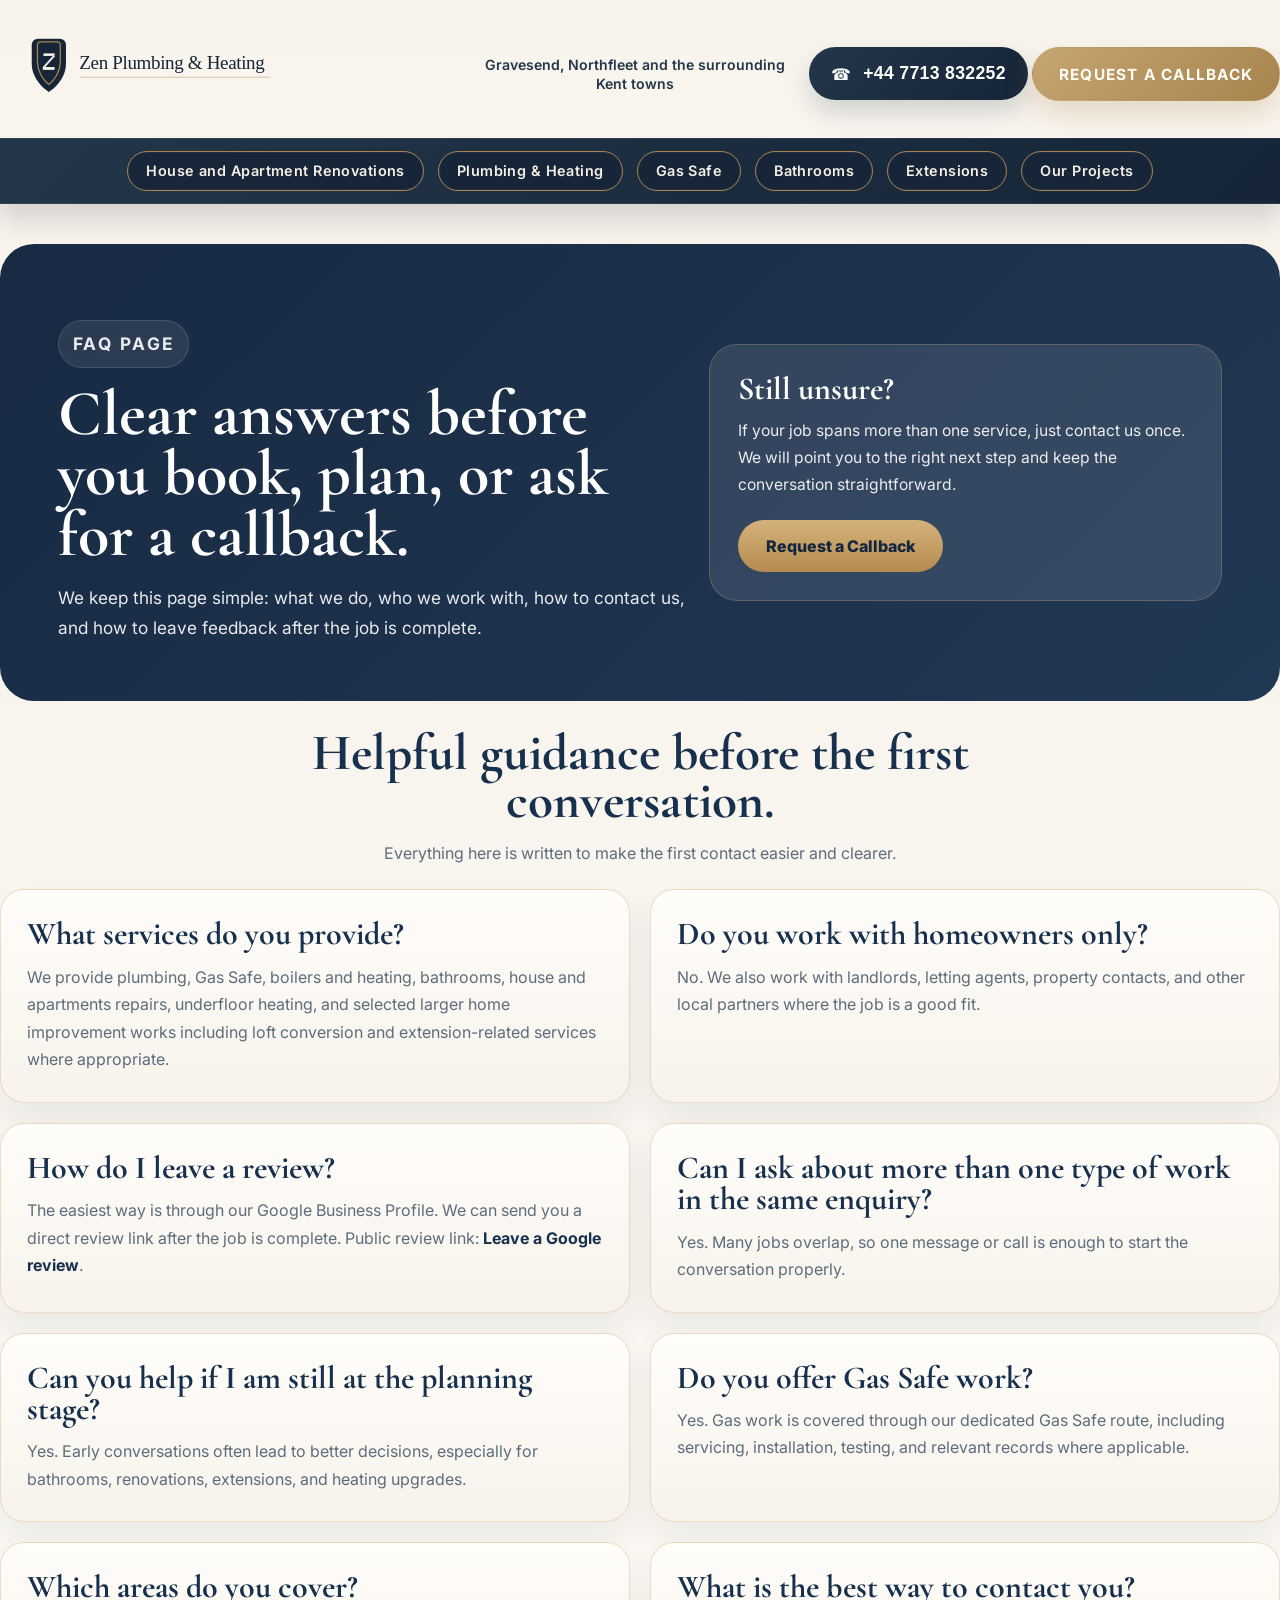
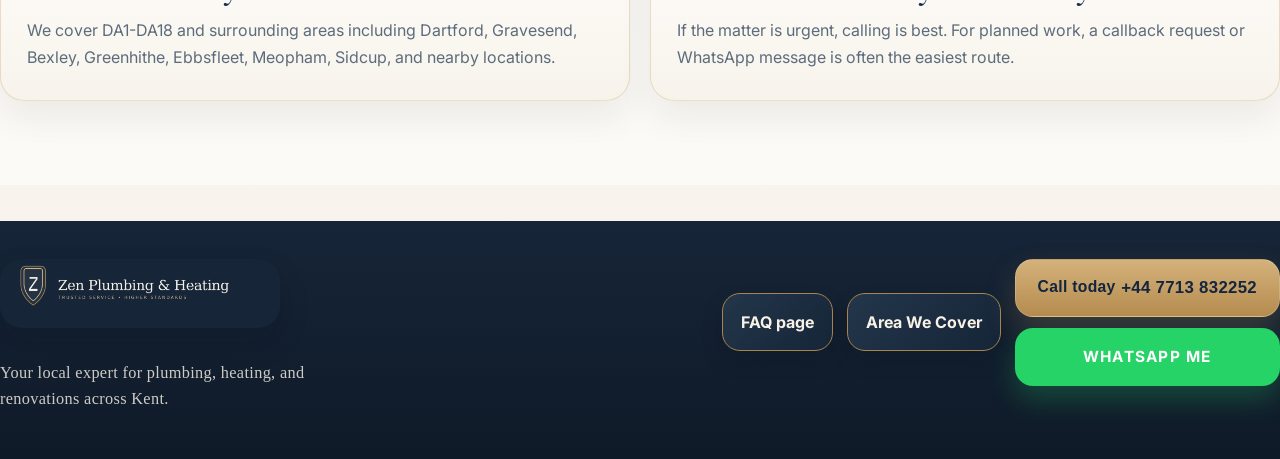
<file: faq.html>
<!DOCTYPE html>
<html lang="en">
<head>
  <meta charset="UTF-8" />
  <meta name="viewport" content="width=device-width, initial-scale=1.0" />
  <title>FAQ | Zen Plumbing &amp; Heating</title>
  <meta name="description" content="Frequently asked questions about quotations, coverage areas, boilers, bathrooms, renovations, underfloor heating and how Zen Plumbing & Heating works." />
  <link rel="preconnect" href="https://fonts.googleapis.com" />
  <link rel="preconnect" href="https://fonts.gstatic.com" crossorigin />
  <link href="https://fonts.googleapis.com/css2?family=Cormorant+Garamond:wght@500;600;700&family=Inter:wght@400;500;600;700&display=swap" rel="stylesheet" />
  <link rel="stylesheet" href="homepage-v2.css" />

<link rel="stylesheet" href="homepage-v3-overrides.css" />
<style>
.zen-subpage-main { padding: 40px 0 84px; background: linear-gradient(180deg, #f7f2ea 0%, #fcfaf6 100%); }
.zen-subpage-section { margin-top: 28px; }
.zen-subpage-hero {
  background: linear-gradient(135deg, rgba(19,38,63,0.98) 0%, rgba(24,48,78,0.96) 100%);
  color: #fff;
  border-radius: 34px;
  overflow: hidden;
  box-shadow: var(--zen-shadow);
}
.zen-subpage-hero-inner { display: grid; grid-template-columns: minmax(0, 1.1fr) minmax(280px, 0.9fr); gap: 24px; padding: clamp(34px, 5vw, 58px); align-items: center; }
.zen-eyebrow { display:inline-flex; align-items:center; width:fit-content; padding:8px 14px; border-radius:999px; background:rgba(255,255,255,0.08); border:1px solid rgba(255,255,255,0.12); color:#f2dfb2; font-size:0.78rem; letter-spacing:0.14em; text-transform:uppercase; font-weight:700; }
.zen-subpage-hero h1 { margin: 16px 0 0; color:#fff; font-family:"Cormorant Garamond", Georgia, serif; font-size:clamp(2.9rem, 5vw, 5rem); line-height:0.94; }
.zen-subpage-hero p { margin:18px 0 0; max-width:720px; color:rgba(255,255,255,0.9); font-size:1.08rem; line-height:1.75; }
.zen-hero-card { padding: 28px; border-radius: 28px; background: rgba(255,255,255,0.1); border: 1px solid rgba(212,178,123,0.26); }
.zen-hero-card strong { display:block; color:#fff; font-family:"Cormorant Garamond", Georgia, serif; font-size:2rem; line-height:0.98; }
.zen-hero-card p { margin:14px 0 0; font-size:0.98rem; line-height:1.7; }
.zen-button-gold { display:inline-flex; align-items:center; justify-content:center; margin-top:22px; padding:16px 28px; border-radius:999px; background:linear-gradient(180deg, #d4b27b 0%, #b58b4f 100%); color:#13263f; text-decoration:none; font-weight:800; }
.zen-faq-grid { display:grid; grid-template-columns:repeat(2, minmax(0, 1fr)); gap:20px; }
.zen-faq-card { min-height: 100%; padding:28px 26px; border-radius:24px; background:linear-gradient(180deg, rgba(255,253,250,0.98) 0%, rgba(247,243,235,0.98) 100%); border:1px solid rgba(200,164,106,0.34); box-shadow:0 16px 34px rgba(17,31,47,0.07); }
.zen-faq-card h3 { margin:0; color:#17304d; font-family:"Cormorant Garamond", Georgia, serif; font-size:2rem; line-height:0.98; }
.zen-faq-card p { margin:14px 0 0; color:#5d6c7c; line-height:1.72; }
.zen-faq-card a { color:#17304d; font-weight:700; }
.zen-section-title { margin:0 auto 22px; max-width:920px; text-align:center; }
.zen-section-title h2 { margin:0; color:#17304d; font-family:"Cormorant Garamond", Georgia, serif; font-size:clamp(2.5rem, 4vw, 4rem); line-height:0.94; }
.zen-section-title p { margin:14px auto 0; max-width:720px; color:#5d6c7c; line-height:1.75; }
@media (max-width: 980px) { .zen-subpage-hero-inner, .zen-faq-grid { grid-template-columns:1fr; } }
</style>
</head>
<body>
<header class="topbar">
      <div class="container topbar-inner">
        <div class="brand-panel">
          <a class="brand-lockup" href="index.html" aria-label="Zen Plumbing & Heating home">
            <img src="assets/zen-logo-horizontal.svg" alt="Zen Plumbing & Heating" />
          </a>
        </div>
        <div class="header-microcopy" aria-label="Service area">
          <p class="header-microcopy-text">Gravesend, Northfleet and the surrounding Kent towns</p>
        </div>
        <div class="header-actions">
          <a class="phone-chip" href="tel:+447713832252" aria-label="Call Zen Plumbing and Heating">
            <span class="phone-chip-icon">☎</span>
            <span class="phone-chip-number">+44 7713 832252</span>
          </a>
          <a class="callback-btn cta-gold" href="#quote-request" data-open-quote-modal data-cta-label="Request a Callback">Request a Callback</a>
        </div>
      </div>
    </header>

    <nav class="section-nav" aria-label="Primary">
      <div class="container nav-links">
        <a href="complete-renovations.html">House and Apartment Renovations</a>
        <a href="plumbing-heating.html">Plumbing &amp; Heating</a>
        <a href="gas-safe.html">Gas Safe</a>
        <a href="bathrooms.html">Bathrooms</a>
        <a href="extensions.html">Extensions</a>
        <a href="projects.html">Our Projects</a>
      </div>
    </nav>

<main class="zen-subpage-main">
  <section class="container zen-subpage-hero">
    <div class="zen-subpage-hero-inner">
      <div>
        <p class="zen-eyebrow">FAQ page</p>
        <h1>Clear answers before you book, plan, or ask for a callback.</h1>
        <p>We keep this page simple: what we do, who we work with, how to contact us, and how to leave feedback after the job is complete.</p>
      </div>
      <div class="zen-hero-card">
        <strong>Still unsure?</strong>
        <p>If your job spans more than one service, just contact us once. We will point you to the right next step and keep the conversation straightforward.</p>
        <a class="zen-button-gold" href="#quote-request" data-open-quote-modal data-cta-label="Request a Callback">Request a Callback</a>
      </div>
    </div>
  </section>

  <section class="container zen-subpage-section">
    <div class="zen-section-title">
      <h2>Helpful guidance before the first conversation.</h2>
      <p>Everything here is written to make the first contact easier and clearer.</p>
    </div>
    <div class="zen-faq-grid">
      <article class="zen-faq-card"><h3>What services do you provide?</h3><p>We provide plumbing, Gas Safe, boilers and heating, bathrooms, house and apartments repairs, underfloor heating, and selected larger home improvement works including loft conversion and extension-related services where appropriate.</p></article>
      <article class="zen-faq-card"><h3>Do you work with homeowners only?</h3><p>No. We also work with landlords, letting agents, property contacts, and other local partners where the job is a good fit.</p></article>
      <article class="zen-faq-card"><h3>How do I leave a review?</h3><p>The easiest way is through our Google Business Profile. We can send you a direct review link after the job is complete. Public review link: <a href="https://www.google.com/search?q=ZEN+Plumbing+%26+Heating+Gravesend&ludocid=11951625968600986924#lrd=0x47d8b5b6dcdb60e1:0xa5dcb47efacbb52c,3,,," target="_blank" rel="noopener">Leave a Google review</a>.</p></article>
      <article class="zen-faq-card"><h3>Can I ask about more than one type of work in the same enquiry?</h3><p>Yes. Many jobs overlap, so one message or call is enough to start the conversation properly.</p></article>
      <article class="zen-faq-card"><h3>Can you help if I am still at the planning stage?</h3><p>Yes. Early conversations often lead to better decisions, especially for bathrooms, renovations, extensions, and heating upgrades.</p></article>
      <article class="zen-faq-card"><h3>Do you offer Gas Safe work?</h3><p>Yes. Gas work is covered through our dedicated Gas Safe route, including servicing, installation, testing, and relevant records where applicable.</p></article>
      <article class="zen-faq-card"><h3>Which areas do you cover?</h3><p>We cover DA1-DA18 and surrounding areas including Dartford, Gravesend, Bexley, Greenhithe, Ebbsfleet, Meopham, Sidcup, and nearby locations.</p></article>
      <article class="zen-faq-card"><h3>What is the best way to contact you?</h3><p>If the matter is urgent, calling is best. For planned work, a callback request or WhatsApp message is often the easiest route.</p></article>
    </div>
  </section>
</main>

<footer class="footer">
  <div class="container footer-panel footer-panel-home">
    <div class="footer-brand footer-brand-home">
      <img src="assets/zen-logo-reverse.png" alt="Zen Plumbing &amp; Heating logo" />
      <p class="footer-brand-tagline">Your local expert for plumbing, heating, and renovations across Kent.</p>
    </div>
    <div class="footer-actions footer-actions-home">
      <a class="footer-pill footer-pill-light" href="faq.html">FAQ page</a>
      <a class="footer-pill footer-pill-light" href="area-we-cover.html">Area We Cover</a>
      <div class="footer-contact-stack">
        <a class="footer-phone footer-phone-home footer-phone-gold" href="tel:+447713832252">Call today <strong>+44 7713 832252</strong></a>
        <a class="footer-whatsapp-home" href="https://wa.me/447713832252?text=Hello!%20I%20would%20like%20to%20get%20a%20consultation%20about%20repairs.">WhatsApp Me</a>
      </div>
    </div>
  </div>
</footer>

<div class="quote-modal" id="quote-request" hidden aria-hidden="true">
  <div class="quote-modal-backdrop" data-close-quote-modal></div>
  <div class="quote-modal-dialog" role="dialog" aria-modal="true" aria-labelledby="quote-modal-title">
    <button class="quote-modal-close" type="button" aria-label="Close request form" data-close-quote-modal>×</button>
    <div class="quote-modal-copy">
      <p class="quote-modal-kicker">Quick request</p>
      <h2 id="quote-modal-title">Tell us what you need</h2>
      <p>Fill in the details below and we will send your enquiry to our team.</p>
    </div>
    <form class="quote-modal-form" id="quote-modal-form" action="https://formsubmit.co/thaqi_100@hotmail.com" method="POST">
        <input type="hidden" name="_subject" value="New Website Enquiry" />
        <input type="hidden" name="_captcha" value="false" />
        <input type="hidden" name="_template" value="table" />
      <input type="hidden" name="ctaSource" id="quote-cta-source" value="Website enquiry" />

      <label class="quote-field">
        <span>Name</span>
        <input type="text" name="name" autocomplete="name" required />
      </label>

      <label class="quote-field">
        <span>Phone</span>
        <input type="tel" name="phone" autocomplete="tel" required />
      </label>

      <label class="quote-field">
        <span>What are you interested in?</span>
        <textarea name="interest" rows="5" required placeholder="Let us know the service you need, your postcode, if it's urgent, and any key measurements."></textarea>
      </label>

      <button class="quote-submit" type="submit">Send</button>
      <p class="quote-modal-note" id="quote-modal-note">When you press Send, your enquiry is sent to our team and we will get back to you as soon as possible.</p>
    </form>
  </div>
</div>
  <script>
    (function () {
      const modal = document.getElementById('quote-request');
      const form = document.getElementById('quote-modal-form');
      const ctaSource = document.getElementById('quote-cta-source');
      const triggers = document.querySelectorAll('[data-open-quote-modal]');
      const closeButtons = document.querySelectorAll('[data-close-quote-modal]');

      if (!modal || !form || !ctaSource || !triggers.length) {
        return;
      }

      const openModal = function (sourceLabel) {
        ctaSource.value = sourceLabel || 'Website enquiry';
        modal.hidden = false;
        modal.setAttribute('aria-hidden', 'false');
        document.body.classList.add('quote-modal-open');
        const firstInput = form.querySelector('input[name="name"]');
        if (firstInput) {
          window.setTimeout(function () { firstInput.focus(); }, 60);
        }
      };

      const closeModal = function () {
        modal.hidden = true;
        modal.setAttribute('aria-hidden', 'true');
        document.body.classList.remove('quote-modal-open');
      };

      triggers.forEach(function (trigger) {
        trigger.addEventListener('click', function (event) {
          event.preventDefault();
          openModal(trigger.getAttribute('data-cta-label'));
        });
      });

      closeButtons.forEach(function (button) {
        button.addEventListener('click', closeModal);
      });

      document.addEventListener('keydown', function (event) {
        if (event.key === 'Escape' && !modal.hidden) {
          closeModal();
        }
      });

      
    }());
  </script>

</body>
</html>
</file>
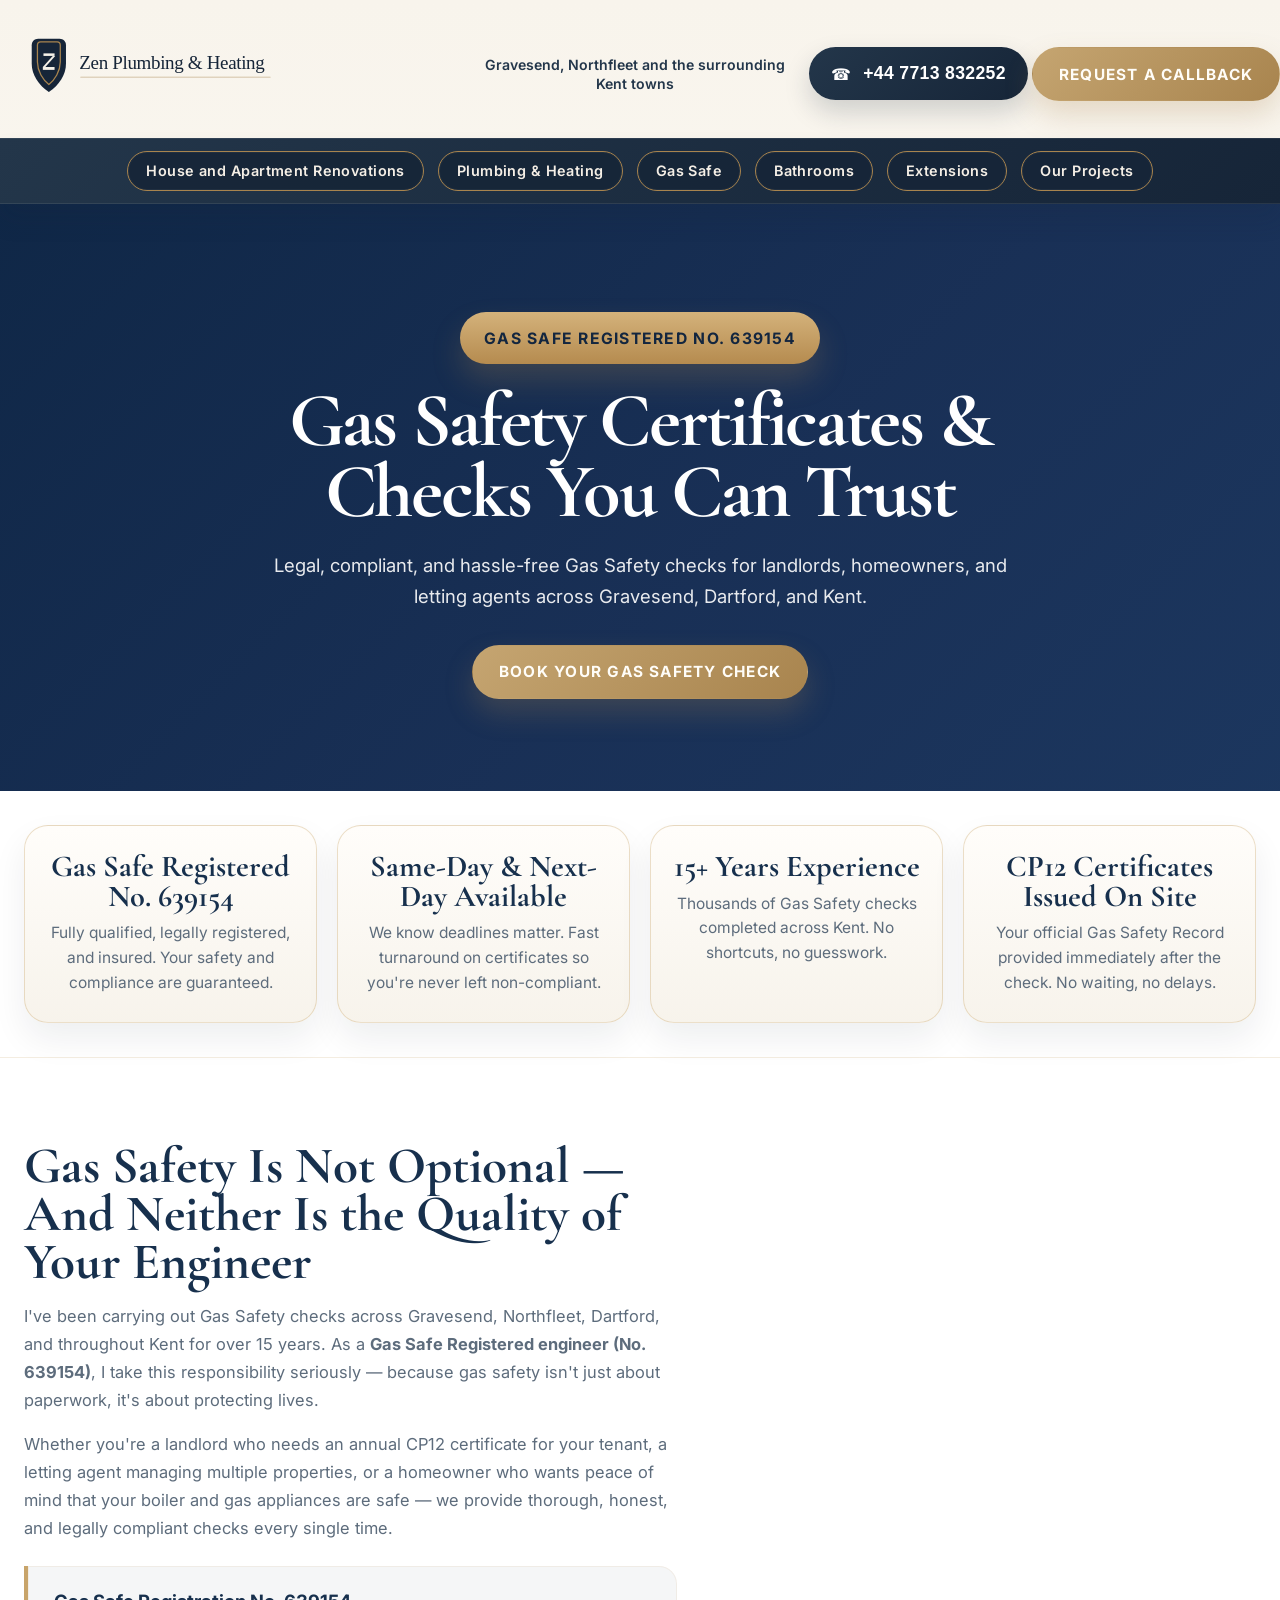
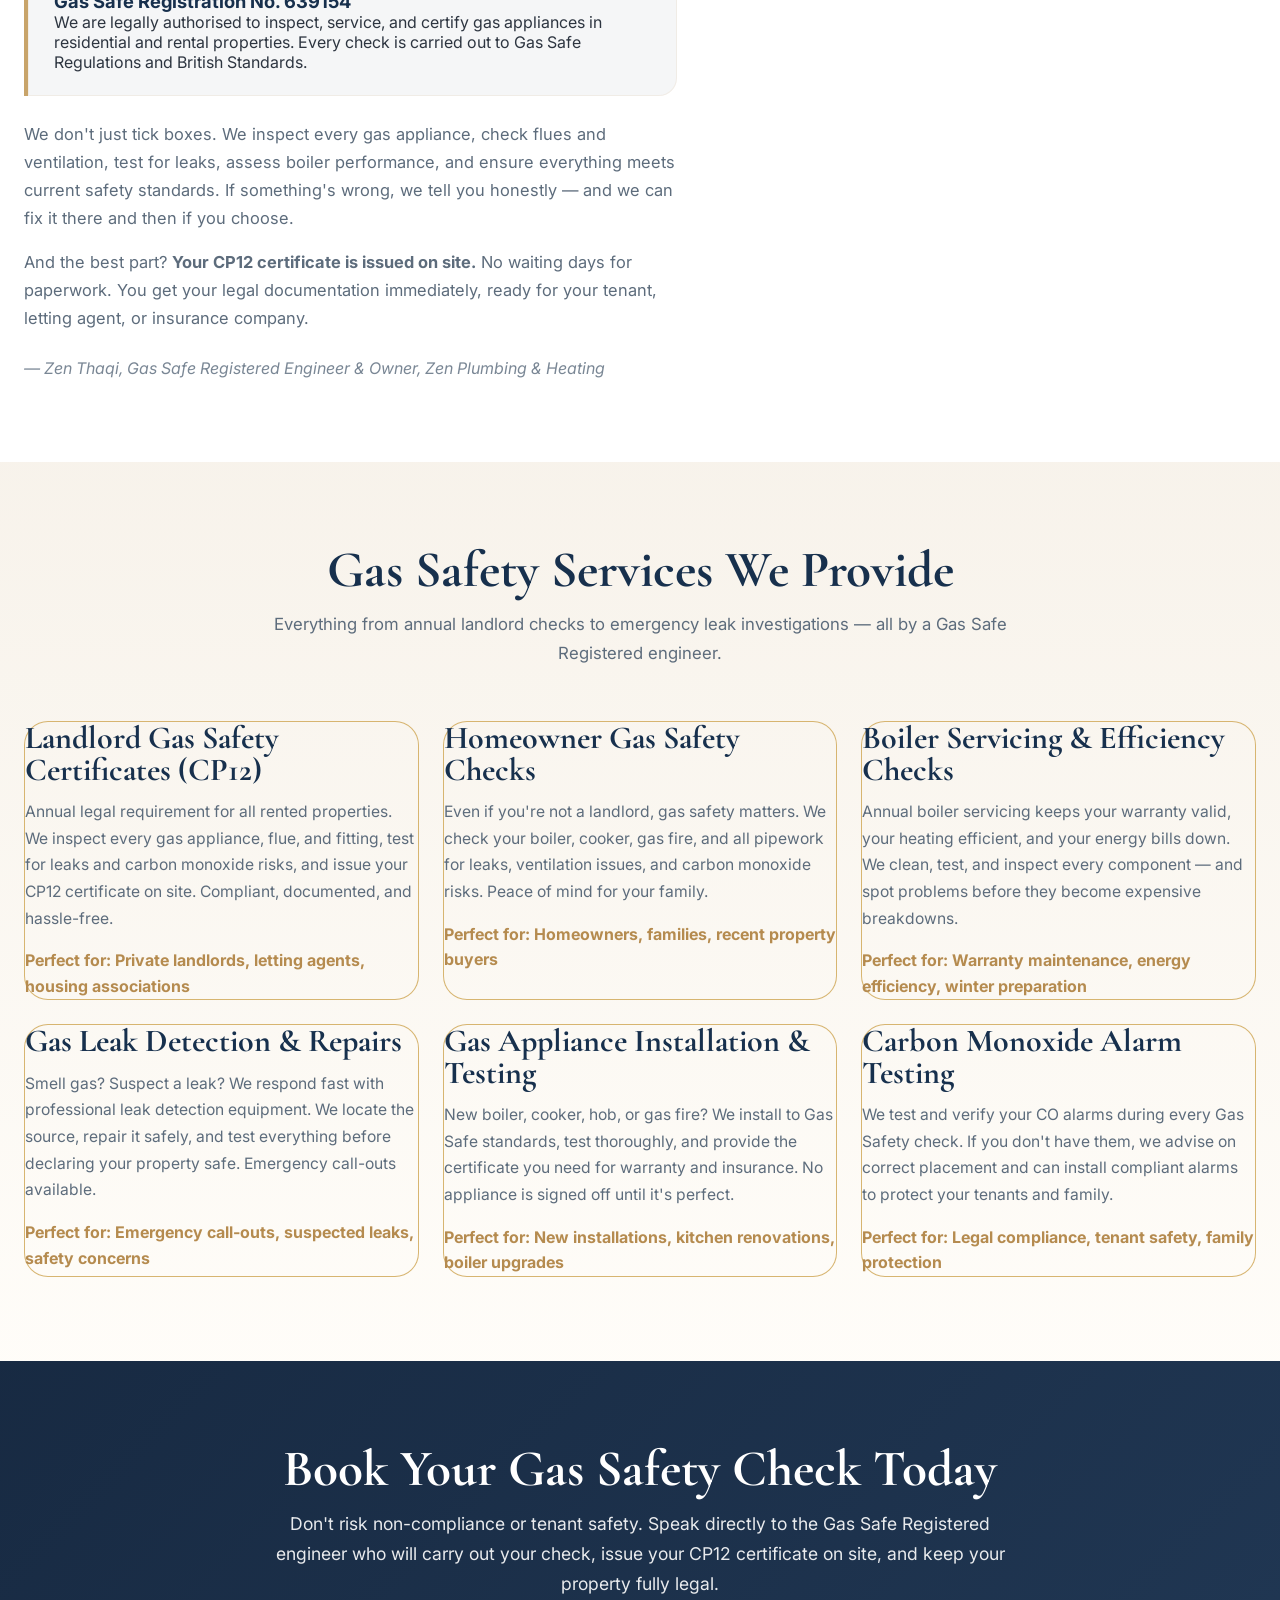
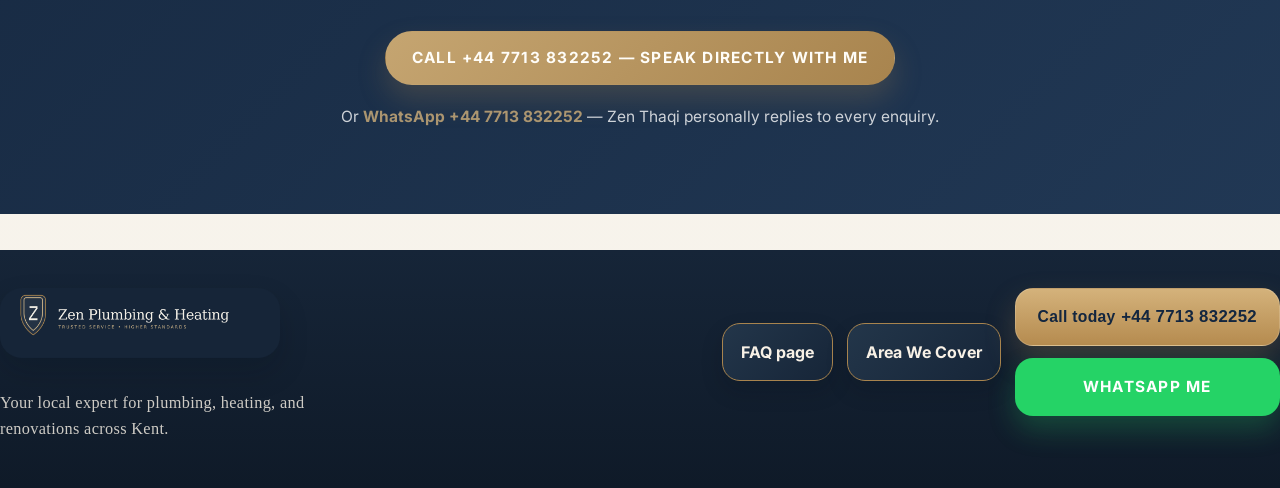
<file: gas-safe.html>
<!DOCTYPE html>
<html lang="en">
<head>
  <meta charset="UTF-8" />
  <meta name="viewport" content="width=device-width, initial-scale=1.0" />
  <title>Gas Safe Certificates &amp; Checks | Zen Plumbing &amp; Heating</title>
  <meta name="description" content="Gas Safe certificates, CP12 checks, boiler servicing, leak detection, and compliant gas work across Gravesend, Northfleet, Dartford, and Kent by Zen Plumbing & Heating." />
  <link rel="preconnect" href="https://fonts.googleapis.com" />
  <link rel="preconnect" href="https://fonts.gstatic.com" crossorigin />
  <link href="https://fonts.googleapis.com/css2?family=Cormorant+Garamond:wght@500;600;700&family=Inter:wght@400;500;600;700&display=swap" rel="stylesheet" />
  <link rel="stylesheet" href="homepage-v2.css" />
  <link rel="stylesheet" href="homepage-v3-overrides.css" />
  <style>
    .gas-page {
      background: linear-gradient(180deg, #f7f2ea 0%, #fcfaf6 100%);
      color: #213043;
    }

    .gas-page .container,
    .gas-page .section-shell {
      max-width: 1180px;
      margin: 0 auto;
    }

    .gas-hero {
      position: relative;
      overflow: hidden;
      padding: 108px 24px 92px;
      background: linear-gradient(135deg, rgba(19, 38, 63, 0.96) 0%, rgba(24, 48, 78, 0.94) 100%);
      color: #ffffff;
      text-align: center;
    }

    .gas-hero::before { content: ""; position: absolute; inset: 0; background: linear-gradient(135deg, rgba(15,39,71,0.96) 0%, rgba(24,47,86,0.92) 55%, rgba(27,54,95,0.92) 100%); opacity: 1; }

    .gas-hero-content {
      position: relative;
      z-index: 1;
      max-width: 860px;
      margin: 0 auto;
    }

    .gas-hero-badge {
      display: inline-flex;
      align-items: center;
      justify-content: center;
      min-height: 52px;
      padding: 12px 24px;
      margin-bottom: 22px;
      border-radius: 999px;
      background: linear-gradient(180deg, #d4b27b 0%, #b58b4f 100%);
      color: #13263f;
      font-size: 0.98rem;
      font-weight: 700;
      letter-spacing: 0.08em;
      text-transform: uppercase;
      box-shadow: 0 16px 30px rgba(181, 139, 79, 0.24);
    }

    .gas-hero h1 {
      margin: 0;
      color: #ffffff;
      font-family: "Cormorant Garamond", Georgia, serif;
      font-size: clamp(3rem, 6vw, 5rem);
      line-height: 0.92;
      letter-spacing: -0.03em;
    }

    .gas-hero-subtitle {
      margin: 1.4rem auto 0;
      max-width: 760px;
      color: rgba(255, 255, 255, 0.9);
      font-size: 1.16rem;
      line-height: 1.7;
    }

    .gas-hero-actions {
      display: flex;
      justify-content: center;
      margin-top: 2rem;
    }

    .gas-trust-bar {
      padding: 34px 24px;
      background: #ffffff;
      border-bottom: 1px solid rgba(200, 164, 106, 0.2);
    }

    .gas-trust-grid {
      display: grid;
      grid-template-columns: repeat(4, minmax(0, 1fr));
      gap: 20px;
    }

    .gas-trust-item {
      min-height: 164px;
      padding: 26px 22px;
      border-radius: 24px;
      background: linear-gradient(180deg, rgba(255, 253, 250, 0.98) 0%, rgba(247, 243, 235, 0.98) 100%);
      border: 1px solid rgba(200, 164, 106, 0.34);
      box-shadow: 0 16px 34px rgba(17, 31, 47, 0.07);
      text-align: center;
    }

    .gas-trust-item h3 {
      margin: 0 0 10px;
      color: #17304d;
      font-family: "Cormorant Garamond", Georgia, serif;
      font-size: 1.9rem;
      line-height: 0.98;
    }

    .gas-trust-item p {
      margin: 0;
      color: #5d6c7c;
      font-size: 0.97rem;
      line-height: 1.6;
    }

    .gas-owner-section,
    .gas-services-section,
    .gas-process-section,
    .gas-gallery-section,
    .gas-phrases-section,
    .gas-cta-section {
      padding: 84px 24px;
    }

    .gas-owner-section,
    .gas-process-section {
      background: #ffffff;
    }

    .gas-services-section,
    .gas-phrases-section {
      background: linear-gradient(180deg, rgba(247, 242, 234, 0.9) 0%, rgba(255, 253, 249, 0.95) 100%);
    }

    .gas-owner-grid {
      display: grid;
      grid-template-columns: minmax(0, 1.1fr) minmax(360px, 0.9fr);
      gap: 44px;
      align-items: center;
    }

    .gas-owner-text h2,
    .gas-section-header h2,
    .gas-cta-section h2 {
      margin: 0;
      color: #17304d;
      font-family: "Cormorant Garamond", Georgia, serif;
      font-size: clamp(2.6rem, 4vw, 4rem);
      line-height: 0.94;
    }

    .gas-owner-text p,
    .gas-section-header p,
    .gas-process-step p,
    .gas-service-card p,
    .gas-gallery-caption,
    .gas-cta-section p {
      color: #5d6c7c;
      line-height: 1.7;
    }

    .gas-owner-text p {
      margin: 1rem 0 0;
      font-size: 1.03rem;
    }

    .gas-safe-box {
      margin: 1.5rem 0;
      padding: 24px 24px 24px 26px;
      border-left: 4px solid #c8a46a;
      border-radius: 0 18px 18px 0;
      background: rgba(19, 38, 63, 0.04);
      box-shadow: inset 0 0 0 1px rgba(200, 164, 106, 0.12);
    }

    .gas-safe-box strong {
      color: #17304d;
      font-size: 1.15rem;
    }

    .gas-owner-signature {
      margin-top: 1.6rem;
      color: #7a8795;
      font-style: italic;
    }

    .gas-owner-image img {
      width: 100%;
      border-radius: 28px;
      display: block;
      box-shadow: 0 24px 50px rgba(17, 31, 47, 0.14);
    }

    .gas-section-header {
      max-width: 760px;
      margin: 0 auto 54px;
      text-align: center;
    }

    .gas-section-header p {
      margin: 1rem auto 0;
      font-size: 1.05rem;
    }

    .gas-services-grid {
      display: grid;
      grid-template-columns: repeat(3, minmax(0, 1fr));
      gap: 24px;
    }

    .gas-service-card { border: 1px solid rgba(211, 173, 98, 0.9); border-radius: 22px; background: linear-gradient(180deg, #ffffff 0%, #fff8ef 100%); box-shadow: 0 18px 38px rgba(15, 23, 42, 0.08); }

    .gas-service-card:hover,
    .gas-gallery-item:hover img {
      transform: translateY(-4px);
    }

    .gas-service-card h3 {
      margin: 0 0 14px;
      color: #17304d;
      font-family: "Cormorant Garamond", Georgia, serif;
      font-size: 2rem;
      line-height: 0.98;
    }

    .gas-service-card p {
      margin: 0;
      font-size: 0.98rem;
    }

    .gas-service-highlight {
      display: block;
      margin-top: 1rem;
      color: #b58b4f;
      font-weight: 700;
      line-height: 1.6;
    }

    .gas-process-grid {
      display: grid;
      grid-template-columns: repeat(5, minmax(0, 1fr));
      gap: 22px;
      margin-top: 48px;
    }

    .gas-process-step {
      padding: 30px 22px 26px;
      border-radius: 26px;
      background: linear-gradient(180deg, rgba(255, 253, 250, 0.98) 0%, rgba(247, 243, 235, 0.98) 100%);
      border: 1px solid rgba(200, 164, 106, 0.26);
      box-shadow: 0 18px 36px rgba(17, 31, 47, 0.07);
      text-align: center;
    }

    .gas-step-number {
      width: 58px;
      height: 58px;
      display: inline-flex;
      align-items: center;
      justify-content: center;
      margin: 0 auto 18px;
      border-radius: 50%;
      background: linear-gradient(180deg, #d4b27b 0%, #b58b4f 100%);
      color: #13263f;
      font-size: 1.25rem;
      font-weight: 800;
      box-shadow: 0 14px 28px rgba(181, 139, 79, 0.22);
    }

    .gas-process-step h4 {
      margin: 0 0 12px;
      color: #17304d;
      font-family: "Cormorant Garamond", Georgia, serif;
      font-size: 1.8rem;
      line-height: 1;
    }

    .gas-process-step p {
      margin: 0;
      font-size: 0.95rem;
    }

    .gas-gallery-section {
      background: linear-gradient(180deg, #17304d 0%, #13263f 100%);
      color: #ffffff;
    }

    .gas-gallery-section .gas-section-header h2,
    .gas-gallery-section .gas-section-header p {
      color: #ffffff;
    }

    .gas-gallery-section .gas-section-header p {
      opacity: 0.82;
    }

    .gas-gallery-grid {
      display: grid;
      grid-template-columns: repeat(2, minmax(0, 1fr));
      gap: 24px;
    }

    .gas-gallery-item {
      position: relative;
      overflow: hidden;
      min-height: 320px;
      border-radius: 26px;
      background: rgba(255, 255, 255, 0.05);
      box-shadow: 0 20px 38px rgba(8, 18, 30, 0.22);
    }

    .gas-gallery-item img {
      width: 100%;
      height: 100%;
      display: block;
      object-fit: cover;
      transition: transform 0.45s ease;
    }

    .gas-gallery-caption-wrap {
      position: absolute;
      inset: auto 0 0 0;
      padding: 32px 22px 22px;
      background: linear-gradient(180deg, rgba(19, 38, 63, 0) 0%, rgba(19, 38, 63, 0.88) 100%);
    }

    .gas-gallery-caption-title {
      color: #ffffff;
      font-weight: 700;
      display: block;
      margin-bottom: 6px;
    }

    .gas-gallery-caption {
      margin: 0;
      color: rgba(255, 255, 255, 0.86);
      font-size: 0.95rem;
    }

    .gas-phrases-grid {
      display: grid;
      grid-template-columns: repeat(3, minmax(0, 1fr));
      gap: 22px;
    }

    .gas-phrase-card {
      padding: 26px 24px;
      border-left: 4px solid #c8a46a;
      border-radius: 0 22px 22px 0;
      background: #ffffff;
      box-shadow: 0 14px 28px rgba(17, 31, 47, 0.06);
    }

    .gas-phrase-card p {
      margin: 0;
      color: #17304d;
      font-size: 1.06rem;
      font-weight: 500;
      line-height: 1.6;
    }

    .gas-cta-section {
      background: linear-gradient(135deg, rgba(19, 38, 63, 0.98) 0%, rgba(24, 48, 78, 0.96) 100%);
      color: #ffffff;
      text-align: center;
    }

    .gas-cta-section h2,
    .gas-cta-section p {
      color: #ffffff;
    }

    .gas-cta-section p {
      max-width: 760px;
      margin: 1rem auto 0;
      opacity: 0.9;
      font-size: 1.1rem;
    }

    .gas-cta-actions {
      display: flex;
      justify-content: center;
      margin-top: 2rem;
    }

    .gas-cta-note {
      margin-top: 1.2rem !important;
      font-size: 0.97rem !important;
      opacity: 0.78 !important;
    }

    .gas-cta-note a {
      color: #d4b27b;
      text-decoration: none;
      font-weight: 700;
    }

    @media (max-width: 1100px) {
      .gas-trust-grid,
      .gas-services-grid,
      .gas-process-grid,
      .gas-phrases-grid {
        grid-template-columns: repeat(2, minmax(0, 1fr));
      }

      .gas-owner-grid,
      .gas-gallery-grid {
        grid-template-columns: 1fr;
      }
    }

    @media (max-width: 760px) {
      .gas-hero,
      .gas-owner-section,
      .gas-services-section,
      .gas-process-section,
      .gas-gallery-section,
      .gas-phrases-section,
      .gas-cta-section,
      .gas-trust-bar {
        padding-left: 16px;
        padding-right: 16px;
      }

      .gas-hero {
        padding-top: 88px;
        padding-bottom: 76px;
      }

      .gas-hero-badge {
        min-height: 46px;
        padding: 10px 18px;
        font-size: 0.82rem;
      }

      .gas-trust-grid,
      .gas-services-grid,
      .gas-process-grid,
      .gas-gallery-grid,
      .gas-phrases-grid {
        grid-template-columns: 1fr;
      }

      .gas-gallery-item {
        min-height: 260px;
      }
    }
  
.gas-benefits-grid, .gas-card-grid { display: grid; grid-template-columns: repeat(4, minmax(0, 1fr)); gap: 18px; }
.gas-benefit-card, .gas-service-card, .gas-cta-card { border: 1px solid rgba(211, 173, 98, 0.9); border-radius: 22px; background: linear-gradient(180deg, #ffffff 0%, #fff8ef 100%); box-shadow: 0 18px 38px rgba(15, 23, 42, 0.08); }
@media (max-width: 1100px) { .gas-benefits-grid, .gas-card-grid { display: grid; grid-template-columns: repeat(4, minmax(0, 1fr)); gap: 18px; } }
@media (max-width: 720px) { .gas-benefits-grid, .gas-card-grid { display: grid; grid-template-columns: repeat(4, minmax(0, 1fr)); gap: 18px; } }

</style>

<style id="eh-final-gassafe-style">

:root { --eh-gold:#d3ad62; --eh-blue:#2d466f; --eh-navy:#13294b; }
.hero, .page-hero, .gas-hero, .bath-hero, .ext-hero { text-align:center; }
.hero-actions, .cta-row, .gas-actions, .bath-actions, .ext-actions {
  display:flex !important; flex-wrap:wrap; justify-content:center !important; gap:18px !important;
}
.btn-primary, .hero .btn-primary, .cta-row .btn-primary {
  background: var(--eh-gold) !important; color: var(--eh-navy) !important; border:1px solid var(--eh-gold) !important; border-radius:999px !important; box-shadow:none !important;
}
.btn-secondary, .hero .btn-secondary, .cta-row .btn-secondary {
  background: rgba(45,70,111,0.92) !important; color:#fff !important; border:1px solid rgba(255,255,255,0.72) !important; border-radius:999px !important; box-shadow:none !important;
}
.gas-service-grid, .bath-trust-grid, .ext-trust-grid, .service-grid, .trust-grid, .benefits-grid, .card-grid {
  display:grid !important; grid-template-columns:repeat(3,minmax(0,1fr)) !important; gap:18px !important;
}
.gas-service-card, .bath-trust-card, .ext-trust-card, .service-card, .trust-card, .benefit-card, .card-grid > * {
  border:1px solid rgba(211,173,98,0.9) !important; border-radius:24px !important; background:rgba(255,255,255,0.05) !important; box-shadow:none !important;
}
.badge, .service-badge, .pill, .chip { background:var(--eh-gold) !important; color:var(--eh-navy) !important; border:1px solid var(--eh-gold) !important; border-radius:999px !important; }
@media (max-width:980px){ .gas-service-grid, .bath-trust-grid, .ext-trust-grid, .service-grid, .trust-grid, .benefits-grid, .card-grid { grid-template-columns:1fr !important; } }

</style>
</head>
<body>
<header class="topbar">
      <div class="container topbar-inner">
        <div class="brand-panel">
          <a class="brand-lockup" href="index.html" aria-label="Zen Plumbing & Heating home">
            <img src="assets/zen-logo-horizontal.svg" alt="Zen Plumbing & Heating" />
          </a>
        </div>
        <div class="header-microcopy" aria-label="Service area">
          <p class="header-microcopy-text">Gravesend, Northfleet and the surrounding Kent towns</p>
        </div>
        <div class="header-actions">
          <a class="phone-chip" href="tel:+447713832252" aria-label="Call Zen Plumbing and Heating">
            <span class="phone-chip-icon">☎</span>
            <span class="phone-chip-number">+44 7713 832252</span>
          </a>
          <a class="callback-btn cta-gold" href="#quote-request" data-open-quote-modal data-cta-label="Request a Callback">Request a Callback</a>
        </div>
      </div>
    </header>

    <nav class="section-nav" aria-label="Primary">
      <div class="container nav-links">
        <a href="complete-renovations.html">House and Apartment Renovations</a>
        <a href="plumbing-heating.html">Plumbing &amp; Heating</a>
        <a href="gas-safe.html">Gas Safe</a>
        <a href="bathrooms.html">Bathrooms</a>
        <a href="extensions.html">Extensions</a>
        <a href="projects.html">Our Projects</a>
        
      </div>
    </nav>

<main>
      <section class="gas-hero">
        <div class="container gas-hero-content">
          <div class="gas-hero-badge">Gas Safe Registered No. 639154</div>
          <h1>Gas Safety Certificates &amp; Checks You Can Trust</h1>
          <p class="gas-hero-subtitle">Legal, compliant, and hassle-free Gas Safety checks for landlords, homeowners, and letting agents across Gravesend, Dartford, and Kent.</p>
          <div class="gas-hero-actions">
            <a class="cta-gold" href="#quote-request" data-open-quote-modal data-cta-label="Book Your Gas Safety Check">Book Your Gas Safety Check</a>
          </div>
        </div>
      </section>

      <section class="gas-trust-bar">
        <div class="container gas-trust-grid">
          <article class="gas-trust-item">
            <h3>Gas Safe Registered No. 639154</h3>
            <p>Fully qualified, legally registered, and insured. Your safety and compliance are guaranteed.</p>
          </article>
          <article class="gas-trust-item">
            <h3>Same-Day &amp; Next-Day Available</h3>
            <p>We know deadlines matter. Fast turnaround on certificates so you're never left non-compliant.</p>
          </article>
          <article class="gas-trust-item">
            <h3>15+ Years Experience</h3>
            <p>Thousands of Gas Safety checks completed across Kent. No shortcuts, no guesswork.</p>
          </article>
          <article class="gas-trust-item">
            <h3>CP12 Certificates Issued On Site</h3>
            <p>Your official Gas Safety Record provided immediately after the check. No waiting, no delays.</p>
          </article>
        </div>
      </section>

      <section class="gas-owner-section">
        <div class="container gas-owner-grid">
          <div class="gas-owner-text">
            <h2>Gas Safety Is Not Optional — And Neither Is the Quality of Your Engineer</h2>
            <p>I've been carrying out Gas Safety checks across Gravesend, Northfleet, Dartford, and throughout Kent for over 15 years. As a <strong>Gas Safe Registered engineer (No. 639154)</strong>, I take this responsibility seriously — because gas safety isn't just about paperwork, it's about protecting lives.</p>
            <p>Whether you're a landlord who needs an annual CP12 certificate for your tenant, a letting agent managing multiple properties, or a homeowner who wants peace of mind that your boiler and gas appliances are safe — we provide thorough, honest, and legally compliant checks every single time.</p>
            <div class="gas-safe-box">
              <strong>Gas Safe Registration No. 639154</strong><br />
              We are legally authorised to inspect, service, and certify gas appliances in residential and rental properties. Every check is carried out to Gas Safe Regulations and British Standards.
            </div>
            <p>We don't just tick boxes. We inspect every gas appliance, check flues and ventilation, test for leaks, assess boiler performance, and ensure everything meets current safety standards. If something's wrong, we tell you honestly — and we can fix it there and then if you choose.</p>
            <p>And the best part? <strong>Your CP12 certificate is issued on site.</strong> No waiting days for paperwork. You get your legal documentation immediately, ready for your tenant, letting agent, or insurance company.</p>
            <div class="gas-owner-signature">— Zen Thaqi, Gas Safe Registered Engineer &amp; Owner, Zen Plumbing &amp; Heating</div>
          </div>
          
        </div>
      </section>

      <section class="gas-services-section">
        <div class="container">
          <div class="gas-section-header">
            <h2>Gas Safety Services We Provide</h2>
            <p>Everything from annual landlord checks to emergency leak investigations — all by a Gas Safe Registered engineer.</p>
          </div>
          <div class="gas-services-grid">
            <article class="gas-service-card">
              <h3>Landlord Gas Safety Certificates (CP12)</h3>
              <p>Annual legal requirement for all rented properties. We inspect every gas appliance, flue, and fitting, test for leaks and carbon monoxide risks, and issue your CP12 certificate on site. Compliant, documented, and hassle-free.</p>
              <span class="gas-service-highlight">Perfect for: Private landlords, letting agents, housing associations</span>
            </article>
            <article class="gas-service-card">
              <h3>Homeowner Gas Safety Checks</h3>
              <p>Even if you're not a landlord, gas safety matters. We check your boiler, cooker, gas fire, and all pipework for leaks, ventilation issues, and carbon monoxide risks. Peace of mind for your family.</p>
              <span class="gas-service-highlight">Perfect for: Homeowners, families, recent property buyers</span>
            </article>
            <article class="gas-service-card">
              <h3>Boiler Servicing &amp; Efficiency Checks</h3>
              <p>Annual boiler servicing keeps your warranty valid, your heating efficient, and your energy bills down. We clean, test, and inspect every component — and spot problems before they become expensive breakdowns.</p>
              <span class="gas-service-highlight">Perfect for: Warranty maintenance, energy efficiency, winter preparation</span>
            </article>
            <article class="gas-service-card">
              <h3>Gas Leak Detection &amp; Repairs</h3>
              <p>Smell gas? Suspect a leak? We respond fast with professional leak detection equipment. We locate the source, repair it safely, and test everything before declaring your property safe. Emergency call-outs available.</p>
              <span class="gas-service-highlight">Perfect for: Emergency call-outs, suspected leaks, safety concerns</span>
            </article>
            <article class="gas-service-card">
              <h3>Gas Appliance Installation &amp; Testing</h3>
              <p>New boiler, cooker, hob, or gas fire? We install to Gas Safe standards, test thoroughly, and provide the certificate you need for warranty and insurance. No appliance is signed off until it's perfect.</p>
              <span class="gas-service-highlight">Perfect for: New installations, kitchen renovations, boiler upgrades</span>
            </article>
            <article class="gas-service-card">
              <h3>Carbon Monoxide Alarm Testing</h3>
              <p>We test and verify your CO alarms during every Gas Safety check. If you don't have them, we advise on correct placement and can install compliant alarms to protect your tenants and family.</p>
              <span class="gas-service-highlight">Perfect for: Legal compliance, tenant safety, family protection</span>
            </article>
          </div>
        </div>
      </section>

      

      

      <section class="gas-cta-section" id="contact">
        <div class="container">
          <h2>Book Your Gas Safety Check Today</h2>
          <p>Don't risk non-compliance or tenant safety. Speak directly to the Gas Safe Registered engineer who will carry out your check, issue your CP12 certificate on site, and keep your property fully legal.</p>
          <div class="gas-cta-actions">
                <a class="cta-gold" href="tel:+447713832252">Call +44 7713 832252 — Speak Directly With Me</a>
          </div>
          <p class="gas-cta-note">Or <a href="https://wa.me/447713832252?text=Hello!%20I%20would%20like%20to%20get%20a%20consultation%20about%20repairs.">WhatsApp +44 7713 832252</a> — Zen Thaqi personally replies to every enquiry.</p>
        </div>
      </section>
    </main>

<footer class="footer">
  <div class="container footer-panel footer-panel-home">
    <div class="footer-brand footer-brand-home">
      <img src="assets/zen-logo-reverse.png" alt="Zen Plumbing &amp; Heating logo" />
      <p class="footer-brand-tagline">Your local expert for plumbing, heating, and renovations across Kent.</p>
    </div>
    <div class="footer-actions footer-actions-home">
      <a class="footer-pill footer-pill-light" href="faq.html">FAQ page</a>
      <a class="footer-pill footer-pill-light" href="area-we-cover.html">Area We Cover</a>
      <div class="footer-contact-stack">
        <a class="footer-phone footer-phone-home footer-phone-gold" href="tel:+447713832252">Call today <strong>+44 7713 832252</strong></a>
        <a class="footer-whatsapp-home" href="https://wa.me/447713832252?text=Hello!%20I%20would%20like%20to%20get%20a%20consultation%20about%20repairs.">WhatsApp Me</a>
      </div>
    </div>
  </div>
</footer>

<div class="quote-modal" id="quote-request" hidden aria-hidden="true">
  <div class="quote-modal-backdrop" data-close-quote-modal></div>
  <div class="quote-modal-dialog" role="dialog" aria-modal="true" aria-labelledby="quote-modal-title">
    <button class="quote-modal-close" type="button" aria-label="Close request form" data-close-quote-modal>×</button>
    <div class="quote-modal-copy">
      <p class="quote-modal-kicker">Quick request</p>
      <h2 id="quote-modal-title">Tell us what you need</h2>
      <p>Fill in the details below and we will send your enquiry to our team.</p>
    </div>
    <form class="quote-modal-form" id="quote-modal-form" action="https://formsubmit.co/thaqi_100@hotmail.com" method="POST">
        <input type="hidden" name="_subject" value="New Website Enquiry" />
        <input type="hidden" name="_captcha" value="false" />
        <input type="hidden" name="_template" value="table" />
      <input type="hidden" name="ctaSource" id="quote-cta-source" value="Website enquiry" />

      <label class="quote-field">
        <span>Name</span>
        <input type="text" name="name" autocomplete="name" required />
      </label>

      <label class="quote-field">
        <span>Phone</span>
        <input type="tel" name="phone" autocomplete="tel" required />
      </label>

      <label class="quote-field">
        <span>What are you interested in?</span>
        <textarea name="interest" rows="5" required placeholder="Let us know the service you need, your postcode, if it's urgent, and any key measurements."></textarea>
      </label>

      <button class="quote-submit" type="submit">Send</button>
      <p class="quote-modal-note" id="quote-modal-note">When you press Send, your enquiry is sent to our team and we will get back to you as soon as possible.</p>
    </form>
  </div>
</div>
  </div>
  <script>
    (function () {
      const modal = document.getElementById('quote-request');
      const form = document.getElementById('quote-modal-form');
      const ctaSource = document.getElementById('quote-cta-source');
      const triggers = document.querySelectorAll('[data-open-quote-modal]');
      const closeButtons = document.querySelectorAll('[data-close-quote-modal]');

      if (!modal || !form || !ctaSource || !triggers.length) {
        return;
      }

      const openModal = function (sourceLabel) {
        ctaSource.value = sourceLabel || 'Website enquiry';
        modal.hidden = false;
        modal.setAttribute('aria-hidden', 'false');
        document.body.classList.add('quote-modal-open');
        const firstInput = form.querySelector('input[name="name"]');
        if (firstInput) {
          window.setTimeout(function () { firstInput.focus(); }, 60);
        }
      };

      const closeModal = function () {
        modal.hidden = true;
        modal.setAttribute('aria-hidden', 'true');
        document.body.classList.remove('quote-modal-open');
      };

      triggers.forEach(function (trigger) {
        trigger.addEventListener('click', function (event) {
          event.preventDefault();
          openModal(trigger.getAttribute('data-cta-label'));
        });
      });

      closeButtons.forEach(function (button) {
        button.addEventListener('click', closeModal);
      });

      document.addEventListener('keydown', function (event) {
        if (event.key === 'Escape' && !modal.hidden) {
          closeModal();
        }
      });

      
    }());
  </script>

</body>
</html>
</file>
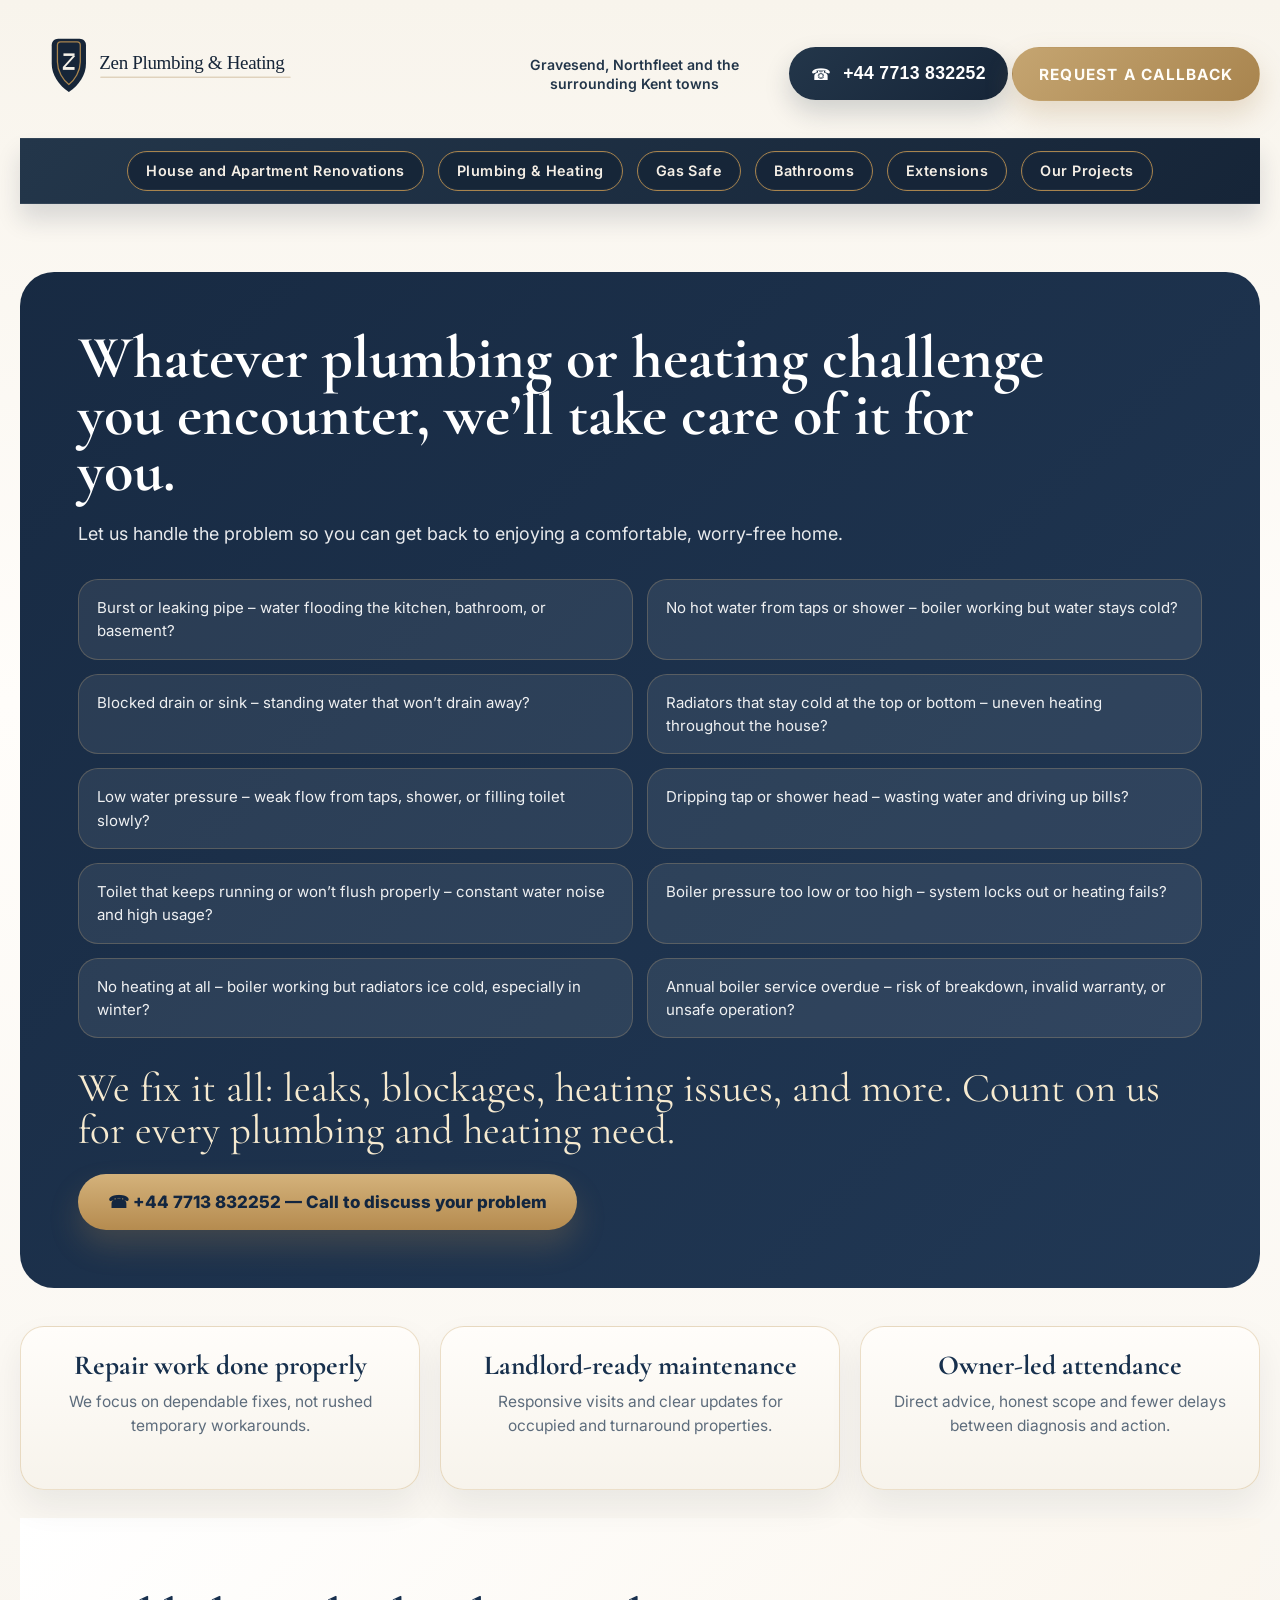
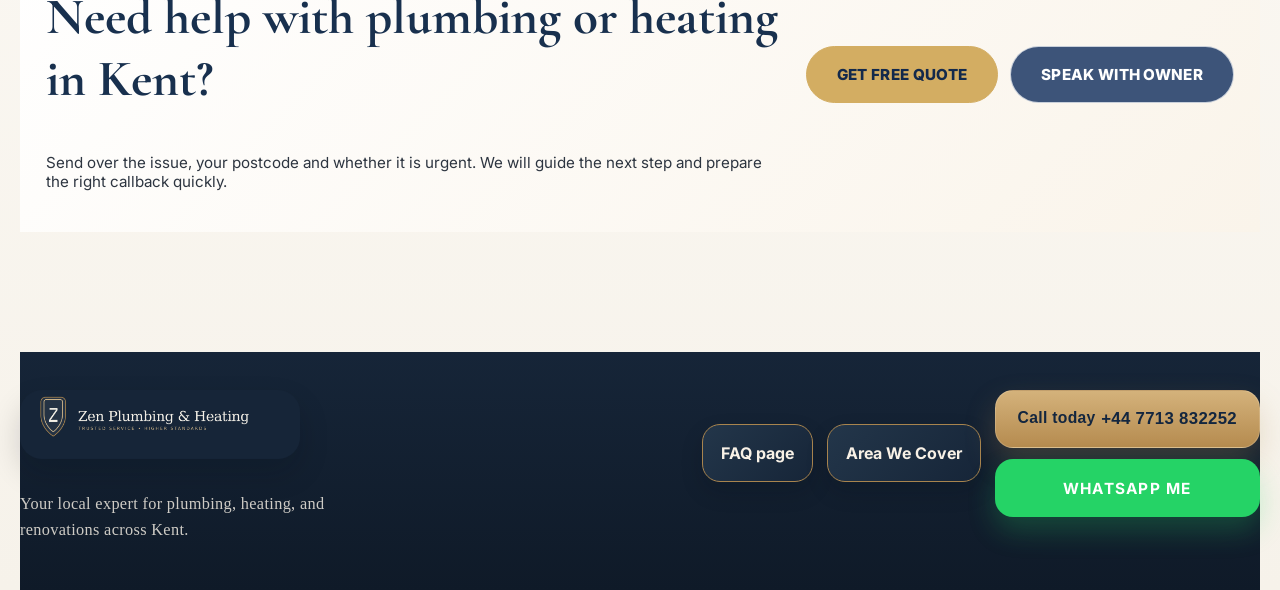
<file: plumbing-heating.html>
<!DOCTYPE html>
<html lang="en">
<head>
  <meta charset="UTF-8" />
  <meta name="viewport" content="width=device-width, initial-scale=1.0" />
  <title>Plumbing & Heating | ZEN Property Services – Gravesend & Kent</title>
  <meta name="description" content="Founder-led plumbing, heating and home improvement services with 20+ years of experience across Dartford, Gravesend, Bexley and surrounding areas." />
  <link rel="preconnect" href="https://fonts.googleapis.com" />
  <link rel="preconnect" href="https://fonts.gstatic.com" crossorigin />
  <link href="https://fonts.googleapis.com/css2?family=Cormorant+Garamond:wght@500;600;700&family=Inter:wght@400;500;600;700&display=swap" rel="stylesheet" />
    <link rel="stylesheet" href="homepage-v2.css" />
    <link rel="stylesheet" href="homepage-v3-overrides.css" />
  <style>
.plh-shell { padding: 40px 0 84px; }
    .plh-section { margin-top: 28px; }

    .plh-hero { display: grid; grid-template-columns: 1fr; gap: 28px; align-items: start; background: linear-gradient(135deg, #0f2747 0%, #182f56 55%, #1b365f 100%); border-radius: 28px; padding: clamp(30px, 4vw, 54px); position: relative; overflow: hidden; }
    .plh-hero-copy {
      padding: 56px 48px;
      display: flex;
      flex-direction: column;
      justify-content: center;
      position: relative;
      z-index: 1;
    }
    .eyebrow {
      display: inline-flex;
      align-items: center;
      gap: 8px;
      width: fit-content;
      padding: 8px 14px;
      border-radius: 999px;
      background: rgba(255,255,255,0.08);
      border: 1px solid rgba(255,255,255,0.1);
      color: #f2dfb2;
      font-size: 0.78rem;
      letter-spacing: 0.14em;
      text-transform: uppercase;
      font-weight: 700;
    }
    .plh-hero h1,
    .plh-title,
    .cta-title,
.plh-hero h1 { font-size: clamp(3rem, 5vw, 5rem); }
    .plh-hero p {
      margin: 20px 0 0;
      max-width: 590px;
      color: rgba(255,255,255,0.82);
      font-size: 1.05rem;
      line-height: 1.75;
    }
    .plh-hero-actions {
      display: flex;
      gap: 14px;
      flex-wrap: wrap;
      margin-top: 28px;
    }
    .btn-primary,
    .btn-secondary { display: inline-flex; align-items: center; justify-content: center; padding: 18px 30px; border-radius: 999px; font-size: 0.95rem; font-weight: 800; letter-spacing: 0.02em; text-decoration: none; transition: transform 0.2s ease, box-shadow 0.2s ease; background: rgba(37, 56, 89, 0.96); color: #ffffff; border: 1px solid rgba(255,255,255,0.72); box-shadow: none; }
    .btn-primary { display: inline-flex; align-items: center; justify-content: center; padding: 18px 30px; border-radius: 999px; font-size: 0.95rem; font-weight: 800; letter-spacing: 0.02em; text-decoration: none; transition: transform 0.2s ease, box-shadow 0.2s ease; background: #d3ad62; color: #13294b; border: 1px solid #d3ad62; box-shadow: none; }
    .btn-secondary { display: inline-flex; align-items: center; justify-content: center; padding: 18px 30px; border-radius: 999px; font-size: 0.95rem; font-weight: 800; letter-spacing: 0.02em; text-decoration: none; transition: transform 0.2s ease, box-shadow 0.2s ease; background: rgba(37, 56, 89, 0.96); color: #ffffff; border: 1px solid rgba(255,255,255,0.72); box-shadow: none; }
    .plh-hero-points {
      display: grid;
      grid-template-columns: repeat(2, minmax(0, 1fr));
      gap: 12px;
      margin-top: 28px;
    }
    .plh-hero-points span {
      padding: 14px 16px;
      border-radius: 20px;
      background: rgba(255,255,255,0.08);
      border: 1px solid rgba(255,255,255,0.1);
      color: rgba(255,255,255,0.84);
      font-size: 0.92rem;
    }
    .plh-hero-media {
      position: relative;
      min-height: 100%;
      background: #0d1f39;
    }
    .plh-hero-media img { width: 100%; height: 100%; object-fit: cover; }
    .plh-hero-badge {
      position: absolute;
      right: 24px;
      bottom: 24px;
      max-width: 250px;
      padding: 18px 18px 16px;
      border-radius: 24px;
      background: rgba(255,255,255,0.94);
      color: var(--zen-ink);
      box-shadow: 0 16px 34px rgba(0,0,0,0.2);
    }
    .plh-hero-badge strong {
      display: block;
      font-size: 0.86rem;
      letter-spacing: 0.1em;
      text-transform: uppercase;
      color: var(--zen-navy);
    }
    .plh-hero-badge span {
      display: block;
      margin-top: 10px;
      color: var(--zen-muted);
      line-height: 1.6;
      font-size: 0.92rem;
    }

    .plh-grid-4,
    .plh-grid-3,
    .plh-gallery,
    .plh-cards,
    .footer-grid { display: grid; gap: 18px; }
    .plh-grid-4 { display: grid; grid-template-columns: repeat(4, minmax(0, 1fr)); gap: 18px; }
    .plh-grid-3 { grid-template-columns: repeat(3, minmax(0, 1fr)); }
    .plh-gallery { grid-template-columns: repeat(4, minmax(0, 1fr)); }
    .plh-cards { grid-template-columns: repeat(2, minmax(0, 1fr)); }
    .footer-grid { grid-template-columns: 1.2fr 0.8fr 0.8fr; }

    .stat-card,
    .panel,
    .service-card,
    .gallery-card,
    .phrase-card,
    .process-card,
    .cta-shell,
.stat-card,
    .process-card,
    .phrase-card,
    .service-card,
    .panel,
    .cta-shell { padding: 26px; }
    .stat-card strong,
    .service-card strong,
    .process-card strong,
    .phrase-card strong {
      display: block;
      font-size: 1rem;
      color: var(--zen-navy);
    }
    .stat-card span,
    .service-card p,
    .process-card p,
    .phrase-card p,
    .panel p,
    .cta-shell p,
.stat-card span { display: block; margin-top: 10px; font-size: 0.95rem; }

    .plh-title {
      font-size: clamp(2.25rem, 4vw, 3.4rem);
      color: var(--zen-navy);
    }
    .plh-intro {
      margin: 12px 0 0;
      max-width: 760px;
      color: var(--zen-muted);
      line-height: 1.8;
      font-size: 1rem;
    }

    .owner-panel {
      display: grid;
      grid-template-columns: 1.1fr 0.9fr;
      gap: 0;
      overflow: hidden;
    }
    .owner-copy {
      padding: 34px;
      background: linear-gradient(180deg, #fff 0%, #fbf8f2 100%);
    }
    .owner-copy h2 {
      margin: 0;
      font-family: 'Cormorant Garamond', serif;
      font-size: clamp(2rem, 3vw, 3rem);
      color: var(--zen-navy);
      line-height: 1.02;
    }
    .owner-copy p { margin: 16px 0 0; }
    .owner-notes { display: grid; gap: 14px; margin-top: 22px; }
    .owner-note {
      padding: 18px 18px;
      border-radius: 22px;
      background: rgba(185,147,69,0.09);
      border: 1px solid rgba(185,147,69,0.18);
    }
    .owner-note strong { display: block; color: var(--zen-navy); margin-bottom: 6px; }
    .owner-media img { width: 100%; height: 100%; object-fit: cover; }

    .service-card { border: 1px solid rgba(211, 173, 98, 0.9); border-radius: 22px; background: linear-gradient(180deg, #ffffff 0%, #fff8ef 100%); box-shadow: 0 18px 38px rgba(15, 23, 42, 0.08); }
    .service-card .tag {
      display: inline-flex;
      width: fit-content;
      padding: 8px 12px;
      border-radius: 999px;
      background: var(--zen-gold-soft);
      color: var(--zen-navy);
      font-size: 0.78rem;
      letter-spacing: 0.12em;
      text-transform: uppercase;
      font-weight: 700;
    }
    .service-card ul { margin: 0; padding-left: 18px; color: var(--zen-muted); line-height: 1.7; }

    .process-step {
      display: inline-grid;
      place-items: center;
      width: 42px;
      height: 42px;
      border-radius: 50%;
      background: var(--zen-navy);
      color: #fff;
      font-weight: 700;
      margin-bottom: 16px;
    }

    .gallery-band {
      background: linear-gradient(135deg, var(--zen-navy), var(--zen-navy-deep));
      color: #fff;
      border-radius: 34px;
      padding: 30px;
      box-shadow: var(--zen-shadow);
    }
    .gallery-band .plh-title { color: #fff; }
    .gallery-band .plh-intro { color: rgba(255,255,255,0.72); }
    .gallery-card {
      overflow: hidden;
      background: rgba(255,255,255,0.06);
      border-color: rgba(255,255,255,0.08);
      box-shadow: none;
    }
    .gallery-card img { aspect-ratio: 0.95 / 1; width: 100%; object-fit: cover; }
    .gallery-card div { padding: 16px; }
    .gallery-card strong { display: block; color: #fff; margin-bottom: 6px; }
    .gallery-card span { color: rgba(255,255,255,0.72); font-size: 0.92rem; line-height: 1.6; }

    .phrase-card { border: 1px solid rgba(211, 173, 98, 0.9); border-radius: 22px; background: linear-gradient(180deg, #ffffff 0%, #fff8ef 100%); box-shadow: 0 18px 38px rgba(15, 23, 42, 0.08); }

    .cta-shell {
      display: grid;
      grid-template-columns: 1fr auto;
      align-items: center;
      gap: 24px;
      background: linear-gradient(135deg, #fff 0%, #faf4ea 100%);
    }
    .cta-title {
      font-size: clamp(2rem, 4vw, 3.2rem);
      color: var(--zen-navy);
    }
    .cta-actions {
      display: flex;
      gap: 12px;
      flex-wrap: wrap;
      justify-content: flex-end;
    }
.footer-bottom {
      margin-top: 22px;
      padding-top: 18px;
      border-top: 1px solid rgba(255,255,255,0.1);
      color: rgba(255,255,255,0.65);
      font-size: 0.88rem;
    }

    .quote-modal {
      position: fixed;
      inset: 0;
      background: rgba(7, 16, 31, 0.72);
      display: none;
      align-items: center;
      justify-content: center;
      padding: 24px 0;
      z-index: 60;
    }
.modal-close {
      position: absolute;
      right: 18px;
      top: 18px;
      width: 42px;
      height: 42px;
      border-radius: 50%;
      border: 0;
      background: rgba(16,35,63,0.08);
      color: var(--zen-navy);
      font-size: 1.1rem;
      cursor: pointer;
    }
    .quote-form { display: grid; gap: 14px; margin-top: 22px; }
    .quote-form label {
      display: grid;
      gap: 8px;
      color: var(--zen-navy);
      font-weight: 600;
      font-size: 0.95rem;
    }
    .quote-form input,
    .quote-form textarea {
      width: 100%;
      border-radius: 18px;
      border: 1px solid rgba(16,35,63,0.14);
      padding: 14px 16px;
      font: inherit;
      color: var(--zen-ink);
      background: #fff;
    }
    .quote-form textarea { min-height: 140px; resize: vertical; }

    @media (max-width: 1080px) {
      .plh-hero,
      .owner-panel,
      .cta-shell,
      .footer-grid { grid-template-columns: 1fr; }
      .plh-grid-4 { display: grid; grid-template-columns: repeat(4, minmax(0, 1fr)); gap: 18px; }
      .plh-grid-3 { grid-template-columns: repeat(2, minmax(0, 1fr)); }
      .plh-gallery { grid-template-columns: repeat(2, minmax(0, 1fr)); }
      .cta-actions { justify-content: flex-start; }
      .plh-hero-media { min-height: 340px; }
    }
    @media (max-width: 720px) {
      .plh-shell { width: min(var(--zen-max), calc(100% - 20px)); padding: 22px 0 64px; }
      .topbar-inner, .nav-inner { width: min(var(--zen-max), calc(100% - 20px)); }
      .plh-grid-4,
      .plh-grid-3,
      .plh-gallery,
      .plh-cards { grid-template-columns: 1fr; }
      .plh-hero-copy,
      .owner-copy,
      .stat-card,
      .service-card,
      .process-card,
      .phrase-card,
      .cta-shell,
.plh-hero-points { grid-template-columns: 1fr; }
      .plh-hero-badge {
        position: static;
        margin: 18px;
        max-width: none;
      }
}
  
.plh-kpi-grid, .plh-grid-4 { display: grid; grid-template-columns: repeat(4, minmax(0, 1fr)); gap: 18px; }
.stat-card, .service-card, .process-card, .phrase-card { border: 1px solid rgba(211, 173, 98, 0.9); border-radius: 22px; background: linear-gradient(180deg, #ffffff 0%, #fff8ef 100%); box-shadow: 0 18px 38px rgba(15, 23, 42, 0.08); }
.btn-primary { display: inline-flex; align-items: center; justify-content: center; padding: 18px 30px; border-radius: 999px; font-size: 0.95rem; font-weight: 800; letter-spacing: 0.02em; text-decoration: none; transition: transform 0.2s ease, box-shadow 0.2s ease; background: #d3ad62; color: #13294b; border: 1px solid #d3ad62; box-shadow: none; }
.btn-secondary { display: inline-flex; align-items: center; justify-content: center; padding: 18px 30px; border-radius: 999px; font-size: 0.95rem; font-weight: 800; letter-spacing: 0.02em; text-decoration: none; transition: transform 0.2s ease, box-shadow 0.2s ease; background: rgba(37, 56, 89, 0.96); color: #ffffff; border: 1px solid rgba(255,255,255,0.72); box-shadow: none; }
@media (max-width: 1100px) { .plh-kpi-grid, .plh-grid-4 { display: grid; grid-template-columns: repeat(4, minmax(0, 1fr)); gap: 18px; } }
@media (max-width: 720px) { .plh-kpi-grid, .plh-grid-4 { display: grid; grid-template-columns: repeat(4, minmax(0, 1fr)); gap: 18px; } }

</style>

<style id="eh-final-plumbing-style">

:root { --eh-gold:#d3ad62; --eh-blue:#2d466f; --eh-navy:#13294b; }
.plh-hero, .hero { text-align:center; grid-template-columns:1fr !important; }
.plh-hero h1, .plh-title, .cta-title {
  font-family: "Cormorant Garamond", Georgia, serif !important;
}
.plh-hero-actions, .hero-actions, .cta-row {
  display:flex !important; flex-wrap:wrap; justify-content:center !important; gap:18px !important;
}
.btn-primary, .plh-hero .btn-primary, .cta-row .btn-primary {
  background: var(--eh-gold) !important; color: var(--eh-navy) !important; border:1px solid var(--eh-gold) !important; border-radius:999px !important; box-shadow:none !important;
}
.btn-secondary, .plh-hero .btn-secondary, .cta-row .btn-secondary {
  background: rgba(45,70,111,0.92) !important; color:#fff !important; border:1px solid rgba(255,255,255,0.72) !important; border-radius:999px !important; box-shadow:none !important;
}
.service-grid, .plh-service-grid, .benefits-grid, .trust-grid, .card-grid {
  display:grid !important; grid-template-columns:repeat(3,minmax(0,1fr)) !important; gap:18px !important;
}
.service-card, .benefit-card, .trust-card, .card-grid > * {
  border:1px solid rgba(211,173,98,0.9) !important; border-radius:24px !important; background:rgba(255,255,255,0.05) !important; box-shadow:none !important;
}
.badge, .service-badge, .pill, .chip { background:var(--eh-gold) !important; color:var(--eh-navy) !important; border:1px solid var(--eh-gold) !important; border-radius:999px !important; }
.plh-trust-bar {
  padding-top: 10px;
}
.plh-trust-grid {
  display: grid;
  grid-template-columns: repeat(3, minmax(0, 1fr));
  gap: 20px;
}
.plh-trust-item {
  min-height: 164px;
  padding: 26px 22px;
  border-radius: 24px;
  background: linear-gradient(180deg, rgba(255, 253, 250, 0.98) 0%, rgba(247, 243, 235, 0.98) 100%);
  border: 1px solid rgba(200, 164, 106, 0.34);
  box-shadow: 0 16px 34px rgba(17, 31, 47, 0.07);
  text-align: center;
}
.plh-trust-item h3 {
  margin: 0 0 10px;
  color: #17304d;
  font-family: "Cormorant Garamond", Georgia, serif;
  font-size: 1.72rem;
  line-height: 0.98;
}
.plh-trust-item p {
  margin: 0;
  color: #5d6c7c;
  font-size: 0.97rem;
  line-height: 1.6;
}
.plh-problems-hero {
  background: linear-gradient(135deg, rgba(19,38,63,0.98) 0%, rgba(24,48,78,0.96) 100%);
  color: #fff;
  border-radius: 34px;
  padding: clamp(34px, 5vw, 58px);
  box-shadow: var(--zen-shadow);
}
.plh-problems-hero h1 {
  margin: 0;
  max-width: 980px;
  color: #fff;
  font-family: "Cormorant Garamond", Georgia, serif;
  font-size: clamp(2.7rem, 4.7vw, 4.8rem);
  line-height: 0.94;
}
.plh-problems-hero p.lead {
  margin: 18px 0 0;
  max-width: 880px;
  color: rgba(255,255,255,0.9);
  font-size: 1.12rem;
  line-height: 1.75;
}
.plh-problem-grid {
  display: grid;
  grid-template-columns: repeat(2, minmax(0, 1fr));
  gap: 14px;
  margin-top: 30px;
}
.plh-problem-pill {
  padding: 16px 18px;
  border-radius: 20px;
  background: rgba(255,255,255,0.08);
  border: 1px solid rgba(212,178,123,0.26);
  color: rgba(255,255,255,0.92);
  font-size: 0.94rem;
  line-height: 1.55;
}
.plh-problem-note {
  margin-top: 30px;
  color: #f6ead0;
  font-family: "Cormorant Garamond", Georgia, serif;
  font-size: clamp(2rem, 3.2vw, 3rem);
  line-height: 1.02;
}
.plh-phone-banner {
  display: inline-flex;
  align-items: center;
  justify-content: center;
  gap: 12px;
  margin-top: 22px;
  padding: 18px 30px;
  border-radius: 999px;
  background: linear-gradient(180deg, #d4b27b 0%, #b58b4f 100%);
  color: #13263f;
  text-decoration: none;
  font-weight: 800;
  font-size: 1.06rem;
  box-shadow: 0 16px 30px rgba(181, 139, 79, 0.24);
}
@media (max-width:980px){ .service-grid, .plh-service-grid, .benefits-grid, .trust-grid, .card-grid, .plh-trust-grid { grid-template-columns:1fr !important; } }
@media (max-width:980px){ .plh-problem-grid { grid-template-columns:1fr !important; } }

</style>
</head>
<body>
  <div class="site-shell">
    <header class="topbar">
      <div class="container topbar-inner">
        <div class="brand-panel">
          <a class="brand-lockup" href="index.html" aria-label="Zen Plumbing & Heating home">
            <img src="assets/zen-logo-horizontal.svg" alt="Zen Plumbing & Heating" />
          </a>
        </div>
        <div class="header-microcopy" aria-label="Service area">
          <p class="header-microcopy-text">Gravesend, Northfleet and the surrounding Kent towns</p>
        </div>
        <div class="header-actions">
          <a class="phone-chip" href="tel:+447713832252" aria-label="Call Zen Plumbing and Heating">
            <span class="phone-chip-icon">☎</span>
            <span class="phone-chip-number">+44 7713 832252</span>
          </a>
          <a class="callback-btn cta-gold" href="#quote-request" data-open-quote-modal data-cta-label="Request a Callback">Request a Callback</a>
        </div>
      </div>
    </header>

    <nav class="section-nav" aria-label="Primary">
      <div class="container nav-links">
        <a href="complete-renovations.html">House and Apartment Renovations</a>
        <a href="plumbing-heating.html">Plumbing &amp; Heating</a>
        <a href="gas-safe.html">Gas Safe</a>
        <a href="bathrooms.html">Bathrooms</a>
        <a href="extensions.html">Extensions</a>
        <a href="projects.html">Our Projects</a>
        
      </div>
    </nav>

    <main class="plh-shell">
      <section class="plh-section">
        <div class="container plh-problems-hero">
          <h1>Whatever plumbing or heating challenge you encounter, we&rsquo;ll take care of it for you.</h1>
          <p class="lead">Let us handle the problem so you can get back to enjoying a comfortable, worry-free home.</p>
          <div class="plh-problem-grid">
            <article class="plh-problem-pill">Burst or leaking pipe &ndash; water flooding the kitchen, bathroom, or basement?</article>
            <article class="plh-problem-pill">No hot water from taps or shower &ndash; boiler working but water stays cold?</article>
            <article class="plh-problem-pill">Blocked drain or sink &ndash; standing water that won&rsquo;t drain away?</article>
            <article class="plh-problem-pill">Radiators that stay cold at the top or bottom &ndash; uneven heating throughout the house?</article>
            <article class="plh-problem-pill">Low water pressure &ndash; weak flow from taps, shower, or filling toilet slowly?</article>
            <article class="plh-problem-pill">Dripping tap or shower head &ndash; wasting water and driving up bills?</article>
            <article class="plh-problem-pill">Toilet that keeps running or won&rsquo;t flush properly &ndash; constant water noise and high usage?</article>
            <article class="plh-problem-pill">Boiler pressure too low or too high &ndash; system locks out or heating fails?</article>
            <article class="plh-problem-pill">No heating at all &ndash; boiler working but radiators ice cold, especially in winter?</article>
            <article class="plh-problem-pill">Annual boiler service overdue &ndash; risk of breakdown, invalid warranty, or unsafe operation?</article>
          </div>
          <div class="plh-problem-note">We fix it all: leaks, blockages, heating issues, and more. Count on us for every plumbing and heating need.</div>
          <a class="plh-phone-banner" href="tel:+447713832252">☎ +44 7713 832252 &mdash; Call to discuss your problem</a>
        </div>
      </section>

      <section class="plh-section plh-trust-bar">
      <div class="container plh-trust-grid">
        <article class="plh-trust-item">
          <h3>Repair work done properly</h3>
          <p>We focus on dependable fixes, not rushed temporary workarounds.</p>
        </article>
        <article class="plh-trust-item">
          <h3>Landlord-ready maintenance</h3>
          <p>Responsive visits and clear updates for occupied and turnaround properties.</p>
        </article>
        <article class="plh-trust-item">
          <h3>Owner-led attendance</h3>
          <p>Direct advice, honest scope and fewer delays between diagnosis and action.</p>
        </article>
      </div>
    </section>

    <section class="plh-section cta-shell">
      <div>
        <h2 class="cta-title">Need help with plumbing or heating in Kent?</h2>
        <p>
          Send over the issue, your postcode and whether it is urgent. We will guide the next step and prepare the right callback quickly.
        </p>
      </div>
      <div class="cta-actions">
              <a class="btn-primary" href="quick-request.html">GET FREE QUOTE</a>
        <a class="btn-secondary" href="https://wa.me/447713832252?text=Hello!%20I%20would%20like%20to%20get%20a%20consultation%20about%20repairs." style="color: var(--zen-navy); background: rgba(16,35,63,0.06); border-color: rgba(16,35,63,0.12);">SPEAK WITH OWNER</a>
      </div>
    </section>
</main>
<footer class="footer">
    <div class="container footer-panel footer-panel-home">
      <div class="footer-brand footer-brand-home">
        <img src="assets/zen-logo-reverse.png" alt="Zen Plumbing &amp; Heating logo" />
        <p class="footer-brand-tagline">Your local expert for plumbing, heating, and renovations across Kent.</p>
      </div>
    <div class="footer-actions footer-actions-home">
      <a class="footer-pill footer-pill-light" href="faq.html">FAQ page</a>
      <a class="footer-pill footer-pill-light" href="area-we-cover.html">Area We Cover</a>
      <div class="footer-contact-stack">
        <a class="footer-phone footer-phone-home footer-phone-gold" href="tel:+447713832252">Call today <strong>+44 7713 832252</strong></a>
        <a class="footer-whatsapp-home" href="https://wa.me/447713832252?text=Hello!%20I%20would%20like%20to%20get%20a%20consultation%20about%20repairs.">WhatsApp Me</a>
      </div>
    </div>
  </div>
</footer>

<div class="quote-modal" id="quote-request" hidden aria-hidden="true">
  <div class="quote-modal-backdrop" data-close-quote-modal></div>
  <div class="quote-modal-dialog" role="dialog" aria-modal="true" aria-labelledby="quote-modal-title">
    <button class="quote-modal-close" type="button" aria-label="Close request form" data-close-quote-modal>×</button>
    <div class="quote-modal-copy">
      <p class="quote-modal-kicker">Quick request</p>
      <h2 id="quote-modal-title">Tell us what you need</h2>
      <p>Fill in the details below and we will send your enquiry to our team.</p>
    </div>
    <form class="quote-modal-form" id="quote-modal-form" action="https://formsubmit.co/thaqi_100@hotmail.com" method="POST">
        <input type="hidden" name="_subject" value="New Website Enquiry" />
        <input type="hidden" name="_captcha" value="false" />
        <input type="hidden" name="_template" value="table" />
      <input type="hidden" name="ctaSource" id="quote-cta-source" value="Website enquiry" />

      <label class="quote-field">
        <span>Name</span>
        <input type="text" name="name" autocomplete="name" required />
      </label>

      <label class="quote-field">
        <span>Phone</span>
        <input type="tel" name="phone" autocomplete="tel" required />
      </label>

      <label class="quote-field">
        <span>What are you interested in?</span>
        <textarea name="interest" rows="5" required placeholder="Let us know the service you need, your postcode, if it's urgent, and any key measurements."></textarea>
      </label>

      <button class="quote-submit" type="submit">Send</button>
      <p class="quote-modal-note" id="quote-modal-note">When you press Send, your enquiry is sent to our team and we will get back to you as soon as possible.</p>
    </form>
  </div>
</div>
  </div>
  <script>
    (function () {
      const modal = document.getElementById('quote-request') || document.getElementById('quote-request-modal');
      const triggers = document.querySelectorAll('[data-open-quote-modal]');
      const form = modal ? modal.querySelector('#quote-modal-form, form') : null;
      const ctaSource = modal ? modal.querySelector('#quote-cta-source, input[name="ctaSource"]') : null;
      const closeButtons = modal ? modal.querySelectorAll('[data-close-quote-modal]') : [];

      if (!modal || !triggers.length) {
        return;
      }

      const openModal = function (sourceLabel) {
        if (ctaSource) {
          ctaSource.value = sourceLabel || 'Website enquiry';
        }
        modal.hidden = false;
        modal.setAttribute('aria-hidden', 'false');
        document.body.classList.add('quote-modal-open');
        const firstInput = modal.querySelector('input[name="name"], input, textarea');
        if (firstInput) {
          window.setTimeout(function () { firstInput.focus(); }, 60);
        }
      };

      const closeModal = function () {
        modal.hidden = true;
        modal.setAttribute('aria-hidden', 'true');
        document.body.classList.remove('quote-modal-open');
      };

      triggers.forEach(function (trigger) {
        trigger.addEventListener('click', function (event) {
          event.preventDefault();
          openModal(trigger.getAttribute('data-cta-label'));
        });
      });

      closeButtons.forEach(function (button) {
        button.addEventListener('click', function (event) {
          event.preventDefault();
          closeModal();
        });
      });

      document.addEventListener('keydown', function (event) {
        if (event.key === 'Escape' && !modal.hidden) {
          closeModal();
        }
      });

      
    }());
  </script>
</body>
</html>
</file>
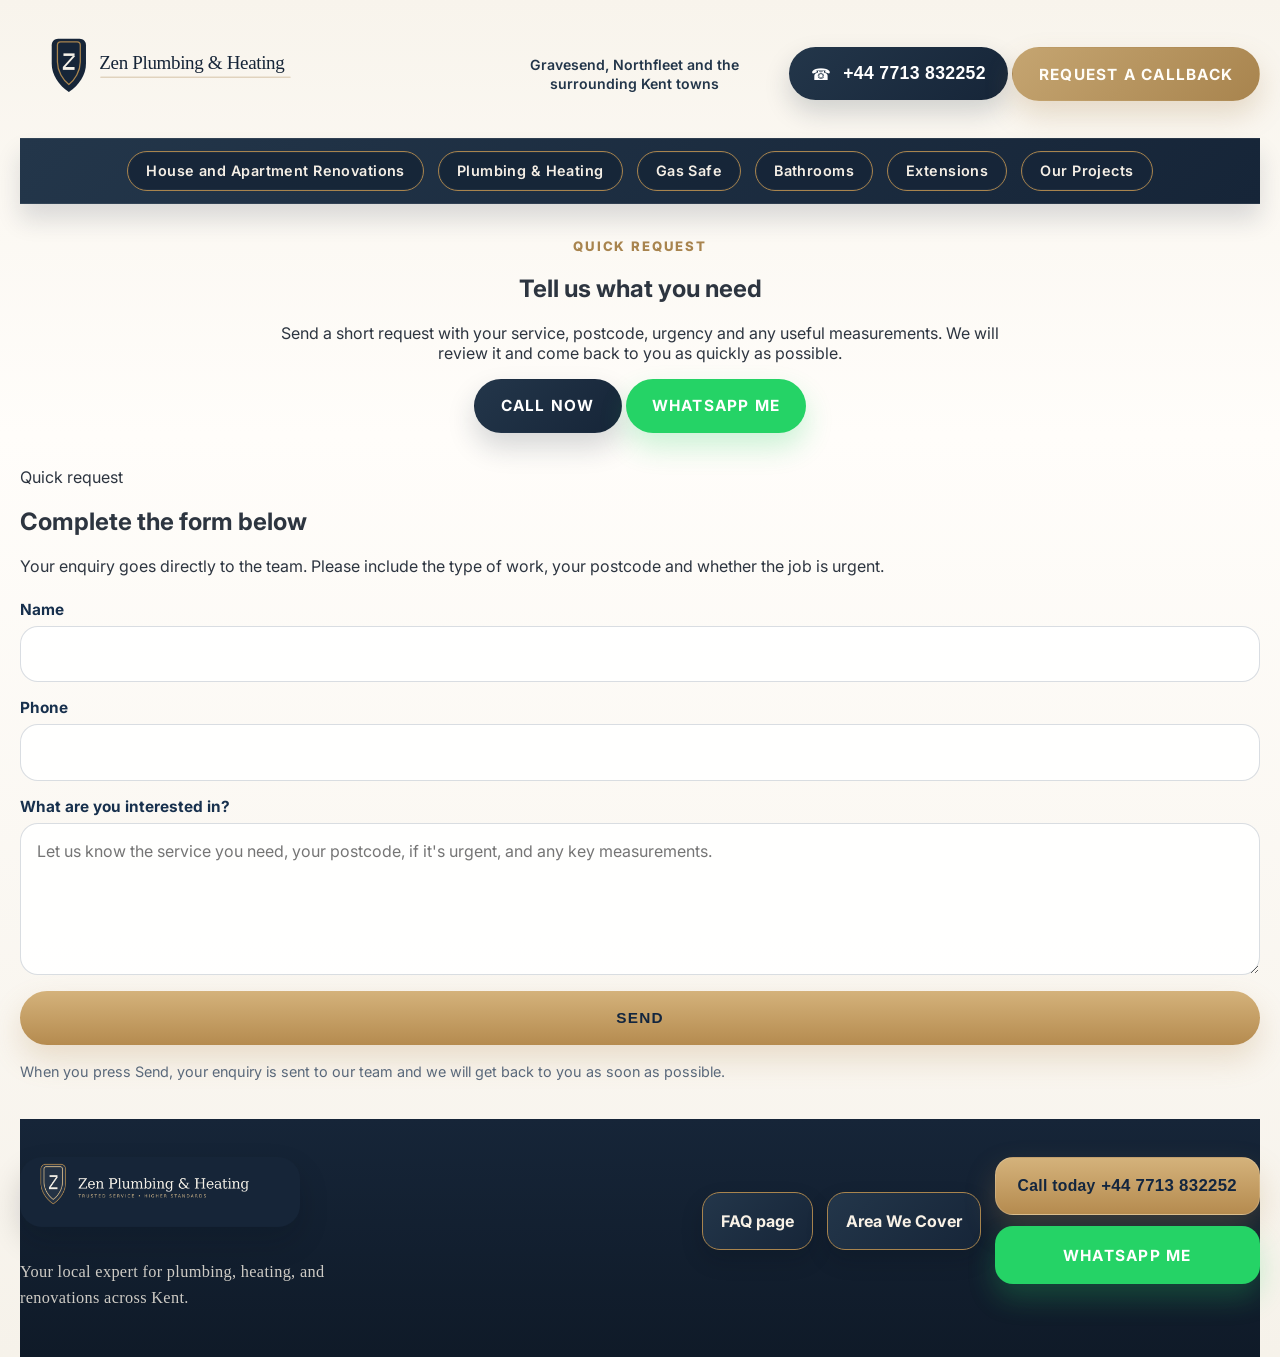
<file: quick-request.html>
<!DOCTYPE html>
<html lang="en">
<head>
  <meta charset="UTF-8" />
  <meta name="viewport" content="width=device-width, initial-scale=1.0" />
  <title>Quick Request | Zen Plumbing &amp; Heating</title>
  <meta name="description" content="Send a quick request to Zen Plumbing & Heating for renovations, plumbing, heating, bathrooms, gas safe work and extensions across Kent." />
  <link rel="preconnect" href="https://fonts.googleapis.com" />
  <link rel="preconnect" href="https://fonts.gstatic.com" crossorigin />
  <link href="https://fonts.googleapis.com/css2?family=Cormorant+Garamond:wght@500;600;700&family=Inter:wght@400;500;600;700&display=swap" rel="stylesheet" />
  <link rel="stylesheet" href="homepage-v2.css" />
  <link rel="stylesheet" href="homepage-v3-overrides.css" />
</head>
<body>
  <div class="site-shell">
    <header class="topbar">
      <div class="container topbar-inner">
        <div class="brand-panel">
          <a class="brand-lockup" href="index.html" aria-label="Zen Plumbing & Heating home">
            <img src="assets/zen-logo-horizontal.svg" alt="Zen Plumbing & Heating" />
          </a>
        </div>
        <div class="header-microcopy" aria-label="Service area">
          <p class="header-microcopy-text">Gravesend, Northfleet and the surrounding Kent towns</p>
        </div>
        <div class="header-actions">
          <a class="phone-chip" href="tel:+447713832252" aria-label="Call Zen Plumbing and Heating">
            <span class="phone-chip-icon">☎</span>
            <span class="phone-chip-number">+44 7713 832252</span>
          </a>
          <a class="callback-btn cta-gold" href="#quote-request">Request a Callback</a>
        </div>
      </div>
    </header>

    <nav class="section-nav" aria-label="Primary">
      <div class="container nav-links">
        <a href="complete-renovations.html">House and Apartment Renovations</a>
        <a href="plumbing-heating.html">Plumbing &amp; Heating</a>
        <a href="gas-safe.html">Gas Safe</a>
        <a href="bathrooms.html">Bathrooms</a>
        <a href="extensions.html">Extensions</a>
        <a href="projects.html">Our Projects</a>
      </div>
    </nav>

    <main>
      <section class="content-section hero-service-shell">
        <div class="container">
          <div class="service-hero-copy" style="max-width: 760px; margin: 0 auto; text-align: center;">
            <p class="section-kicker">Quick request</p>
            <h1>Tell us what you need</h1>
            <p>
              Send a short request with your service, postcode, urgency and any useful measurements.
              We will review it and come back to you as quickly as possible.
            </p>
            <div class="route-actions" style="justify-content: center;">
              <a class="cta-dark" href="tel:+447713832252">Call now</a>
              <a class="cta-whatsapp" href="https://wa.me/447713832252?text=Hello!%20I%20would%20like%20to%20get%20a%20consultation%20about%20repairs.">WhatsApp Me</a>
            </div>
          </div>
        </div>
      </section>

      <section class="quote-request-section" id="quote-request">
        <div class="quote-request-card">
          <span class="quote-request-kicker">Quick request</span>
          <h2>Complete the form below</h2>
          <p>Your enquiry goes directly to the team. Please include the type of work, your postcode and whether the job is urgent.</p>
          <form class="quote-modal-form" action="https://formsubmit.co/thaqi_100@hotmail.com" method="POST">
            <input type="hidden" name="_subject" value="New Website Enquiry" />
            <input type="hidden" name="_captcha" value="false" />
            <input type="hidden" name="_template" value="table" />
            <input type="hidden" name="ctaSource" value="Quick request page" />

            <label class="quote-field">
              <span>Name</span>
              <input type="text" name="name" autocomplete="name" required />
            </label>

            <label class="quote-field">
              <span>Phone</span>
              <input type="tel" name="phone" autocomplete="tel" required />
            </label>

            <label class="quote-field">
              <span>What are you interested in?</span>
              <textarea name="interest" rows="5" required placeholder="Let us know the service you need, your postcode, if it's urgent, and any key measurements."></textarea>
            </label>

            <button class="quote-submit" type="submit">Send</button>
            <p class="quote-modal-note">When you press Send, your enquiry is sent to our team and we will get back to you as soon as possible.</p>
          </form>
        </div>
      </section>
    </main>

    <footer class="footer">
      <div class="container footer-panel footer-panel-home">
        <div class="footer-brand footer-brand-home">
          <img src="assets/zen-logo-reverse.png" alt="Zen Plumbing &amp; Heating logo" />
          <p class="footer-brand-tagline">Your local expert for plumbing, heating, and renovations across Kent.</p>
        </div>
        <div class="footer-actions footer-actions-home">
          <a class="footer-pill footer-pill-light" href="faq.html">FAQ page</a>
          <a class="footer-pill footer-pill-light" href="area-we-cover.html">Area We Cover</a>
          <div class="footer-contact-stack">
            <a class="footer-phone footer-phone-home footer-phone-gold" href="tel:+447713832252">Call today <strong>+44 7713 832252</strong></a>
            <a class="footer-whatsapp-home" href="https://wa.me/447713832252?text=Hello!%20I%20would%20like%20to%20get%20a%20consultation%20about%20repairs.">WhatsApp Me</a>
          </div>
        </div>
      </div>
    </footer>
  </div>
</body>
</html>
</file>
<file: homepage-v2.css>
:root {
  --navy: #162538;
  --navy-soft: #23364a;
  --navy-deep: #0f1a28;
  --gold: #a8844e;
  --gold-soft: #c5a571;
  --ivory: #f7f3eb;
  --paper: #fffdfa;
  --ink: #2d3540;
  --muted: #667485;
  --line: rgba(22, 37, 56, 0.1);
  --line-gold: rgba(168, 132, 78, 0.22);
  --shadow: 0 20px 46px rgba(22, 37, 56, 0.12);
  --radius-lg: 30px;
  --radius-md: 22px;
  --radius-sm: 16px;
  --container: 1380px;
}

* {
  box-sizing: border-box;
}

html {
  scroll-behavior: smooth;
}

body {
  margin: 0;
  font-family: "Inter", "Segoe UI", sans-serif;
  background: linear-gradient(180deg, #f8f4ec 0%, #fffdfa 32%, #f6f2ea 100%);
  color: var(--ink);
}

img {
  max-width: 100%;
  display: block;
}

a {
  color: inherit;
  text-decoration: none;
}

.site-shell {
  width: min(calc(100% - 40px), var(--container));
  margin: 0 auto;
}

.topbar {
  padding: 28px 0 18px;
}

.topbar-inner {
  display: grid;
  grid-template-columns: minmax(280px, 460px) minmax(260px, 1fr) auto;
  gap: 18px;
  align-items: center;
}

.brand-panel {
  display: flex;
  align-items: center;
  gap: 0;
  min-width: 0;
}

.header-microcopy {
  display: grid;
  gap: 8px;
  justify-items: center;
  align-content: center;
  text-align: center;
}

.header-microcopy p {
  margin: 0;
  display: inline-flex;
  align-items: center;
  gap: 8px;
  color: var(--navy-soft);
  font-size: 0.88rem;
  line-height: 1.35;
  font-weight: 600;
}

.header-microcopy-icon {
  font-size: 0.95rem;
}

.brand-lockup img {
  width: min(100%, 552px);
}

.brand-copy {
  display: none;
  flex-direction: column;
  gap: 8px;
  min-width: 0;
  justify-content: center;
}

.brand-title {
  display: none;
}

.brand-subtitle {
  margin: 0;
  max-width: 560px;
  font-size: 0.95rem;
  line-height: 1.5;
  color: var(--navy-soft);
  font-weight: 500;
}

.phone-chip {
  display: inline-flex;
  align-items: center;
  gap: 12px;
  padding: 16px 22px;
  border-radius: 999px;
  background: linear-gradient(135deg, var(--navy-soft), var(--navy));
  color: #fff;
  white-space: nowrap;
  box-shadow: 0 12px 26px rgba(22, 37, 56, 0.18);
}

.phone-chip-icon {
  width: 20px;
  height: 20px;
  flex: 0 0 20px;
}

.phone-chip-number {
  font-family: "Avenir Next", "Helvetica Neue", Helvetica, Arial, sans-serif;
  font-size: 1.1rem;
  font-weight: 600;
  letter-spacing: 0.02em;
}

.callback-btn,
.cta-gold,
.cta-dark,
.cta-outline {
  display: inline-flex;
  align-items: center;
  justify-content: center;
  min-height: 54px;
  padding: 14px 26px;
  border-radius: 999px;
  border: 1px solid transparent;
  font-size: 0.96rem;
  font-weight: 700;
  letter-spacing: 0.08em;
  text-transform: uppercase;
  transition: transform 0.25s ease, box-shadow 0.25s ease, background 0.25s ease;
}

.callback-btn,
.cta-gold {
  background: linear-gradient(135deg, var(--gold-soft), var(--gold));
  color: #fffdf8;
  box-shadow: 0 14px 28px rgba(168, 132, 78, 0.25);
}

.cta-dark {
  background: linear-gradient(135deg, var(--navy-soft), var(--navy));
  color: #fff;
  box-shadow: 0 14px 28px rgba(22, 37, 56, 0.18);
}

.cta-outline {
  border-color: rgba(255, 255, 255, 0.42);
  background: rgba(255, 255, 255, 0.08);
  color: #fff;
  backdrop-filter: blur(8px);
}

.callback-btn:hover,
.cta-gold:hover,
.cta-dark:hover,
.cta-outline:hover {
  transform: translateY(-2px);
}

.section-nav {
  position: sticky;
  top: 0;
  z-index: 20;
  background: linear-gradient(135deg, var(--navy-soft), var(--navy));
  border-top: 1px solid rgba(255, 255, 255, 0.08);
  border-bottom: 1px solid rgba(255, 255, 255, 0.08);
  box-shadow: 0 16px 24px rgba(22, 37, 56, 0.14);
}

.nav-links {
  display: flex;
  align-items: center;
  justify-content: center;
  gap: 14px;
  min-height: 64px;
  flex-wrap: wrap;
  padding: 10px 0;
}

.nav-links a {
  display: inline-flex;
  align-items: center;
  justify-content: center;
  min-height: 40px;
  padding: 10px 18px;
  border-radius: 999px;
  border: 1px solid var(--gold);
  background: rgba(22, 37, 56, 0.92);
  color: #f5efe6;
  font-size: 0.9rem;
  font-weight: 600;
  letter-spacing: 0.03em;
  white-space: nowrap;
  position: relative;
  box-shadow: inset 0 0 0 1px rgba(255, 255, 255, 0.04);
}

.nav-links a::after {
  content: "";
  position: absolute;
  left: 14px;
  right: 14px;
  bottom: 7px;
  height: 2px;
  transform: scaleX(0);
  transform-origin: center;
  background: linear-gradient(90deg, transparent, var(--gold-soft), transparent);
  transition: transform 0.25s ease;
}

.nav-links a:hover::after,
.nav-links a.active::after {
  transform: scaleX(1);
}

.page-intro {
  padding: 36px 0 18px;
}

.page-intro p,
.eyebrow-title {
  margin: 0;
  text-align: center;
  color: var(--navy-soft);
  font-size: 1.18rem;
  font-weight: 600;
  letter-spacing: 0.03em;
}

.route-grid {
  display: grid;
  grid-template-columns: repeat(2, minmax(0, 1fr));
  gap: 24px;
  padding: 8px 0 34px;
}

.route-card {
  overflow: hidden;
  border-radius: var(--radius-lg);
  background: var(--paper);
  border: 1px solid var(--line);
  box-shadow: var(--shadow);
}

.route-card-media {
  position: relative;
}

.route-card-media-tall::after {
  content: "";
  position: absolute;
  inset: 0;
  background: linear-gradient(180deg, rgba(15, 26, 40, 0.12) 0%, rgba(15, 26, 40, 0.18) 100%);
}

.route-card-media img {
  width: 100%;
  height: 370px;
  object-fit: cover;
}

.route-card-overlay {
  position: absolute;
  inset: 0;
  display: flex;
  align-items: center;
  justify-content: center;
  padding: 28px;
  text-align: center;
  z-index: 1;
}

.route-card-title {
  margin: 0;
  padding: 12px 24px;
  border-radius: 20px;
  background: rgba(247, 243, 235, 0.78);
  color: var(--navy);
  font-family: "Cormorant Garamond", Georgia, serif;
  font-size: clamp(2.35rem, 4vw, 3.6rem);
  line-height: 0.95;
  box-shadow: 0 12px 32px rgba(22, 37, 56, 0.14);
}

.route-card-label {
  position: absolute;
  top: 22px;
  left: 22px;
  padding: 9px 16px;
  border-radius: 999px;
  background: rgba(15, 26, 40, 0.82);
  color: #fff;
  font-size: 0.82rem;
  font-weight: 700;
  letter-spacing: 0.08em;
  text-transform: uppercase;
}

.route-card-body {
  display: flex;
  flex-direction: column;
  gap: 18px;
  padding: 24px 26px 28px;
}

.route-card-body h2 {
  margin: 0;
  font-family: "Cormorant Garamond", Georgia, serif;
  font-size: clamp(2rem, 3.1vw, 2.75rem);
  line-height: 0.95;
  color: var(--navy);
}

.route-card-body p {
  margin: 0;
  color: var(--navy-soft);
  line-height: 1.7;
  font-size: 0.96rem;
  font-weight: 500;
}

.route-card-actions {
  display: flex;
  flex-wrap: wrap;
  gap: 14px;
}

.content-section {
  padding: 34px 0;
}

.section-card {
  background: rgba(255, 253, 250, 0.92);
  border: 1px solid var(--line);
  border-radius: var(--radius-lg);
  box-shadow: var(--shadow);
}

.founder-grid {
  display: grid;
  grid-template-columns: minmax(300px, 440px) minmax(0, 1fr);
  gap: 30px;
  align-items: stretch;
  padding: 30px;
}

.founder-grid img {
  width: 100%;
  height: 100%;
  min-height: 420px;
  object-fit: cover;
  border-radius: 24px;
}

.founder-copy {
  display: flex;
  flex-direction: column;
  justify-content: center;
  gap: 18px;
}

.section-kicker {
  margin: 0;
  color: var(--gold);
  font-size: 0.82rem;
  font-weight: 800;
  letter-spacing: 0.14em;
  text-transform: uppercase;
}

.section-title {
  margin: 0;
  font-family: "Cormorant Garamond", Georgia, serif;
  font-size: clamp(2.25rem, 4vw, 3.6rem);
  line-height: 0.95;
  color: var(--navy);
}

.section-copy,
.rich-copy p,
.gas-safe-intro p,
.certificate-list li,
.service-list li,
.coverage-card p,
.contact-strip p {
  margin: 0;
  color: var(--muted);
  line-height: 1.7;
  font-size: 1.02rem;
}

.services-grid,
.footer-links,
.gas-safe-grid,
.certificate-grid,
.coverage-grid,
.mini-grid {
  display: grid;
  gap: 20px;
}

.services-grid {
  grid-template-columns: repeat(4, minmax(0, 1fr));
}

.mini-grid {
  grid-template-columns: repeat(4, minmax(0, 1fr));
}

.info-card,
.mini-card,
.gas-safe-card,
.coverage-card {
  padding: 24px;
  border-radius: 24px;
  background: rgba(255, 253, 250, 0.96);
  border: 1px solid var(--line);
  box-shadow: 0 14px 30px rgba(22, 37, 56, 0.08);
}

.info-card h3,
.mini-card h3,
.gas-safe-card h3,
.coverage-card h3,
.footer-panel h3 {
  margin: 0 0 12px;
  font-family: "Cormorant Garamond", Georgia, serif;
  font-size: 1.7rem;
  color: var(--navy);
}

.info-card p,
.mini-card p,
.gas-safe-card p,
.coverage-card p,
.footer-links a,
.gas-safe-card li,
.certificate-card li {
  color: var(--muted);
  line-height: 1.65;
}

.mini-card a,
.info-card a {
  color: var(--navy-soft);
  font-weight: 700;
}

.footer {
  margin-top: 36px;
  padding: 38px 0 46px;
  background: linear-gradient(180deg, var(--navy) 0%, var(--navy-deep) 100%);
  color: #f8f1e6;
}

.footer-panel {
  display: grid;
  grid-template-columns: minmax(270px, 1.15fr) 1fr auto;
  gap: 26px;
  align-items: start;
}

.footer-panel-home {
  grid-template-columns: minmax(320px, 520px) minmax(320px, 1fr);
  justify-content: center;
  gap: 28px 36px;
  align-items: start;
}

.footer-actions-home {
  display: grid;
  gap: 22px;
  justify-items: center;
}

.footer-brand img {
  width: min(100%, 360px);
  filter: brightness(0) invert(1) saturate(0.4);
}

.footer-brand-home img {
  width: min(100%, 520px);
  filter: none;
  border-radius: 22px;
  box-shadow: 0 14px 30px rgba(6, 12, 20, 0.16);
}

.footer-brand p,
.footer-links a,
.footer-phone-note {
  color: rgba(248, 241, 230, 0.82);
}

.footer-links {
  grid-template-columns: repeat(2, minmax(0, 1fr));
}

.footer-links a {
  display: block;
  margin-bottom: 12px;
}

.footer-links-home {
  align-content: start;
  gap: 14px;
  justify-items: center;
  justify-self: center;
}

.footer-pill {
  display: inline-flex !important;
  align-items: center;
  justify-content: center;
  min-height: 58px;
  padding: 14px 18px;
  margin-bottom: 0 !important;
  border-radius: 18px;
  background: linear-gradient(135deg, var(--navy-soft), var(--navy));
  color: #f8f1e6 !important;
  border: 1px solid var(--gold);
  box-shadow: 0 10px 22px rgba(6, 12, 20, 0.16);
  font-weight: 700;
  text-align: center;
}

.footer-cta {
  display: flex;
  flex-direction: column;
  gap: 16px;
  align-items: flex-end;
}

.footer-phone {
  font-family: "Avenir Next", "Helvetica Neue", Helvetica, Arial, sans-serif;
  font-size: clamp(1.5rem, 2vw, 2rem);
  font-weight: 700;
  letter-spacing: 0.02em;
  color: #fff;
}

.footer-phone-note {
  margin: 0;
  font-size: 0.9rem;
}

.footer-contact-home {
  display: flex;
  flex-direction: column;
  align-items: center;
  gap: 12px;
  justify-self: center;
  text-align: center;
}

.footer-offer-card {
  grid-column: 1 / -1;
  padding: 28px;
  border-radius: 26px;
  background: rgba(255, 255, 255, 0.05);
  border: 1px solid rgba(255, 255, 255, 0.1);
  box-shadow: 0 18px 38px rgba(6, 12, 20, 0.18);
}

.footer-offer-card h3 {
  margin: 0 0 18px;
  font-family: "Cormorant Garamond", Georgia, serif;
  font-size: clamp(2rem, 3vw, 2.6rem);
  color: #fff;
}

.footer-offer-list {
  display: grid;
  grid-template-columns: repeat(3, minmax(0, 1fr));
  gap: 12px;
}

.footer-offer-list span {
  padding: 13px 16px;
  border-radius: 18px;
  background: linear-gradient(135deg, var(--navy-soft), var(--navy));
  border: 1px solid var(--gold);
  color: #f8f1e6;
  line-height: 1.5;
}

.footer-offer-cta {
  margin: 18px 0 0;
  color: #fff;
  font-weight: 700;
}

.footer-call-label {
  margin: 0;
  color: rgba(248, 241, 230, 0.82);
  font-size: 0.98rem;
  letter-spacing: 0.08em;
  text-transform: uppercase;
}

.footer-phone-gold {
  display: inline-flex;
  align-items: center;
  justify-content: center;
  min-height: 72px;
  padding: 18px 26px;
  border-radius: 22px;
  background: linear-gradient(135deg, var(--gold-soft), var(--gold));
  color: #fffdf8;
  box-shadow: 0 16px 30px rgba(168, 132, 78, 0.3);
}

.founder-copy-rich .rich-copy {
  display: grid;
  gap: 14px;
}

.founder-copy-rich strong {
  color: var(--navy);
  font-weight: 800;
}

.cta-whatsapp {
  display: inline-flex;
  align-items: center;
  justify-content: center;
  min-height: 54px;
  padding: 14px 26px;
  border-radius: 999px;
  background: #25d366;
  color: #fff;
  font-size: 0.96rem;
  font-weight: 700;
  letter-spacing: 0.08em;
  text-transform: uppercase;
  box-shadow: 0 14px 28px rgba(37, 211, 102, 0.24);
  transition: transform 0.25s ease, box-shadow 0.25s ease, background 0.25s ease;
}

.cta-whatsapp:hover {
  transform: translateY(-2px);
}

.section-heading-centered {
  text-align: center;
}

.services-showcase {
  padding-top: 8px;
}

.services-pills-grid {
  display: grid;
  grid-template-columns: repeat(4, minmax(0, 1fr));
  gap: 18px;
  margin-top: 26px;
}

.service-pill-card {
  display: flex;
  align-items: center;
  justify-content: center;
  min-height: 112px;
  padding: 20px 18px;
  border-radius: 24px;
  background: rgba(255, 253, 250, 0.96);
  border: 1px solid var(--line-gold);
  box-shadow: 0 14px 30px rgba(22, 37, 56, 0.08);
  color: var(--navy);
  text-align: center;
  font-family: "Cormorant Garamond", Georgia, serif;
  font-size: 1.65rem;
  line-height: 1.05;
}

.process-grid {
  display: grid;
  grid-template-columns: repeat(4, minmax(0, 1fr));
  gap: 22px;
  margin-top: 26px;
}

.process-step {
  position: relative;
  padding: 28px 22px 24px;
  border-radius: 26px;
  background: linear-gradient(180deg, rgba(255, 253, 250, 0.98) 0%, rgba(247, 243, 235, 0.98) 100%);
  border: 1px solid var(--line-gold);
  box-shadow: 0 18px 34px rgba(22, 37, 56, 0.08);
}

.process-step::after {
  content: "→";
  position: absolute;
  top: 42px;
  right: -18px;
  color: var(--gold);
  font-size: 1.7rem;
  font-weight: 700;
}

.process-step:last-child::after {
  display: none;
}

.process-number {
  width: 56px;
  height: 56px;
  display: inline-flex;
  align-items: center;
  justify-content: center;
  margin-bottom: 16px;
  border-radius: 50%;
  background: linear-gradient(135deg, var(--navy-soft), var(--navy));
  color: #fff;
  font-size: 1.35rem;
  font-weight: 800;
  box-shadow: 0 12px 24px rgba(22, 37, 56, 0.16);
}

.process-step h3 {
  margin: 0 0 10px;
  color: var(--navy);
  font-family: "Cormorant Garamond", Georgia, serif;
  font-size: 2rem;
  line-height: 0.98;
}

.process-step p {
  margin: 0;
  color: var(--muted);
  line-height: 1.6;
  font-size: 0.96rem;
}

.page-hero,
.gas-safe-layout {
  padding: 36px 0;
}

.gas-safe-hero {
  display: grid;
  grid-template-columns: minmax(0, 1.06fr) minmax(360px, 0.94fr);
  gap: 28px;
  align-items: stretch;
}

.gas-safe-intro,
.gas-safe-media,
.contact-strip {
  padding: 30px;
  border-radius: var(--radius-lg);
  background: rgba(255, 253, 250, 0.95);
  border: 1px solid var(--line);
  box-shadow: var(--shadow);
}

.gas-safe-register {
  display: inline-flex;
  align-items: center;
  gap: 10px;
  margin-bottom: 18px;
  padding: 10px 16px;
  border-radius: 999px;
  background: rgba(168, 132, 78, 0.12);
  border: 1px solid var(--line-gold);
  color: var(--navy);
  font-size: 0.92rem;
  font-weight: 700;
}

.gas-safe-media img {
  width: 100%;
  height: 100%;
  min-height: 520px;
  object-fit: cover;
  border-radius: 24px;
}

.gas-safe-grid {
  grid-template-columns: repeat(2, minmax(0, 1fr));
  margin-top: 26px;
}

.service-list,
.certificate-list {
  margin: 0;
  padding-left: 20px;
  display: grid;
  gap: 10px;
}

.certificate-grid,
.coverage-grid {
  grid-template-columns: repeat(3, minmax(0, 1fr));
  margin-top: 26px;
}

.certificate-card {
  padding: 24px;
  border-radius: 24px;
  background: rgba(255, 253, 250, 0.96);
  border: 1px solid var(--line);
  box-shadow: 0 14px 30px rgba(22, 37, 56, 0.08);
}

.certificate-card h3 {
  margin: 0 0 12px;
  font-family: "Cormorant Garamond", Georgia, serif;
  font-size: 1.65rem;
  color: var(--navy);
}

.contact-strip {
  display: flex;
  flex-wrap: wrap;
  align-items: center;
  justify-content: space-between;
  gap: 20px;
}

@media (max-width: 1260px) {
  .topbar-inner {
    grid-template-columns: 1fr;
  }

  .header-microcopy {
    justify-items: start;
    text-align: left;
  }

  .phone-chip,
  .callback-btn {
    justify-self: start;
  }

  .nav-links {
    justify-content: center;
    padding: 8px 0;
  }

  .services-grid,
  .mini-grid,
  .gas-safe-grid,
  .certificate-grid,
  .coverage-grid,
  .footer-links,
  .services-pills-grid,
  .process-grid,
  .footer-offer-list {
    grid-template-columns: repeat(2, minmax(0, 1fr));
  }

  .process-step::after {
    display: none;
  }
}

@media (max-width: 980px) {
  .topbar {
    padding-top: 22px;
  }

  .brand-panel {
    flex-direction: column;
    align-items: flex-start;
    gap: 18px;
  }

  .header-microcopy {
    justify-items: center;
    text-align: center;
  }

  .brand-lockup img {
    width: min(100%, 276px);
  }

  .route-grid,
  .founder-grid,
  .gas-safe-hero,
  .footer-panel {
    grid-template-columns: 1fr;
  }

  .route-card-media img {
    height: 320px;
  }

  .footer-cta {
    align-items: flex-start;
  }

  .footer-contact-home {
    align-items: center;
  }

  .footer-panel-home {
    grid-template-columns: 1fr;
    gap: 20px;
  }

  .footer-brand-home,
  .footer-actions-home {
    justify-self: center;
  }
}

@media (max-width: 760px) {
  .site-shell {
    width: min(calc(100% - 24px), var(--container));
  }

  .page-intro {
    padding-top: 26px;
  }

  .brand-title {
    font-size: 1.55rem;
  }

  .brand-subtitle,
  .phone-chip-number,
  .route-card-body p,
  .section-copy,
  .rich-copy p,
  .gas-safe-intro p,
  .certificate-list li,
  .service-list li,
  .coverage-card p,
  .contact-strip p {
    font-size: 0.96rem;
  }

  .services-grid,
  .mini-grid,
  .gas-safe-grid,
  .certificate-grid,
  .coverage-grid,
  .footer-links,
  .services-pills-grid,
  .process-grid,
  .footer-offer-list {
    grid-template-columns: 1fr;
  }

  .route-card-media img {
    height: 260px;
  }

  .route-card-title {
    font-size: 2rem;
    padding: 10px 18px;
  }

  .gas-safe-media img,
  .founder-grid img {
    min-height: 300px;
  }
}


.services-cta-row {
  margin-top: 28px;
  display: flex;
  justify-content: center;
}

.trust-strip {
  background: var(--navy);
  border: 1px solid rgba(191, 151, 89, 0.22);
  border-radius: 30px;
  padding: 24px 28px;
  margin: 16px 0 0;
}

.trust-strip-inner {
  display: grid;
  grid-template-columns: repeat(3, minmax(0, 1fr));
  gap: 18px;
  align-items: center;
}

.trust-strip-item {
  display: flex;
  align-items: center;
  justify-content: center;
  gap: 14px;
  padding: 10px 12px;
  color: rgba(248, 244, 236, 0.92);
  text-align: left;
}

.trust-strip-icon {
  width: 44px;
  height: 44px;
  border-radius: 14px;
  display: inline-flex;
  align-items: center;
  justify-content: center;
  background: rgba(191, 151, 89, 0.12);
  border: 1px solid rgba(191, 151, 89, 0.32);
  font-size: 1.2rem;
}

.trust-strip-copy strong {
  display: block;
  color: #fff;
  font-size: 1.05rem;
  letter-spacing: 0.04em;
}

.trust-strip-gas-safe img {
  width: 56px;
  height: 56px;
  object-fit: contain;
  border-radius: 10px;
  background: #fff;
  padding: 4px;
}

.projects-placeholder-section {
  margin-top: 26px;
  border-radius: 32px;
  padding: clamp(28px, 5vw, 46px);
  background: linear-gradient(180deg, rgba(255,255,255,0.92), rgba(244,238,229,0.9));
  box-shadow: 0 22px 48px rgba(23, 35, 56, 0.08);
}

.projects-placeholder-grid {
  display: grid;
  grid-template-columns: repeat(3, minmax(0, 1fr));
  gap: 18px;
}

.project-placeholder-card {
  min-height: 180px;
  border-radius: 24px;
  border: 1px dashed rgba(191, 151, 89, 0.58);
  background: rgba(255,255,255,0.72);
  padding: 24px;
  display: flex;
  flex-direction: column;
  justify-content: center;
  gap: 10px;
}

.project-placeholder-card strong {
  color: var(--navy);
  font-size: 1.08rem;
}

.footer-brand-tagline {
  margin: 12px 0 0;
  color: var(--gold);
  font-family: "Cormorant Garamond", serif;
  font-size: 1.22rem;
  line-height: 1.2;
  max-width: 420px;
}

@media (max-width: 980px) {
  .trust-strip-inner,
  .projects-placeholder-grid {
    grid-template-columns: 1fr;
  }

  .trust-strip-item {
    justify-content: flex-start;
  }
}

.trust-strip-icon-image img {
  width: 52px;
  height: auto;
  display: block;
  border-radius: 6px;
  box-shadow: 0 8px 20px rgba(0, 0, 0, 0.18);
}

.trust-strip-copy span {
  display: block;
  font-size: 0.9rem;
  color: rgba(255, 255, 255, 0.76);
}

.footer-brand-tagline {
  margin-top: 0.85rem;
  max-width: 280px;
  font-family: "Cormorant Garamond", Georgia, serif;
  font-size: 1.15rem;
  line-height: 1.35;
  color: var(--gold);
}
.services-cta-row {
  display: flex;
  justify-content: center;
  margin-top: 28px;
}

.trust-strip {
  background: var(--navy-deep);
  border-top: 1px solid rgba(201, 166, 107, 0.32);
  border-bottom: 1px solid rgba(201, 166, 107, 0.32);
  padding: 28px 0;
}

.trust-strip-inner {
  display: grid;
  grid-template-columns: repeat(3, minmax(0, 1fr));
  gap: 20px;
  align-items: center;
}

.trust-strip-item {
  display: flex;
  align-items: center;
  gap: 14px;
  justify-content: center;
  text-align: left;
}

.trust-strip-copy strong {
  display: block;
  color: var(--white);
  font-size: 1.2rem;
  letter-spacing: 0.03em;
}

.trust-strip-copy span {
  display: block;
  color: rgba(255, 255, 255, 0.78);
  font-size: 0.95rem;
}

.projects-placeholder-grid {
  display: grid;
  grid-template-columns: repeat(3, minmax(0, 1fr));
  gap: 20px;
  margin-top: 28px;
}

.project-placeholder-card {
  min-height: 220px;
}

.footer-brand-tagline {
  margin-top: 12px;
  color: var(--gold);
  font-family: var(--font-display);
  font-size: 1rem;
  line-height: 1.5;
}

@media (max-width: 900px) {
  .trust-strip-inner,
  .projects-placeholder-grid {
    grid-template-columns: 1fr;
  }

  .trust-strip-item {
    justify-content: flex-start;
  }
}
.header-center .header-kicker {
  display: block;
}

.header-center .header-kicker--muted {
  display: block;
}

.footer-brand-tagline {
  color: var(--gold);
  font-family: "Cormorant Garamond", Georgia, serif;
  font-size: 1.15rem;
  line-height: 1.4;
  margin: 1rem 0 0;
  max-width: 20rem;
}

.services-cta-row {
  display: flex;
  justify-content: center;
  margin-top: 2rem;
}

.trust-strip {
  background: var(--navy);
  padding: 2rem 0;
}

.trust-strip-inner {
  width: min(1180px, calc(100% - 3rem));
  margin: 0 auto;
  display: grid;
  grid-template-columns: repeat(3, minmax(0, 1fr));
  gap: 1.5rem;
}

.trust-strip-item {
  background: rgba(255, 255, 255, 0.04);
  border: 1px solid rgba(196, 155, 99, 0.4);
  border-radius: 18px;
  padding: 1.2rem 1rem;
  color: #fff;
  display: flex;
  align-items: center;
  justify-content: center;
  gap: 0.9rem;
  text-align: left;
}

.trust-strip-icon {
  font-size: 1.35rem;
  line-height: 1;
}

.trust-strip-text strong {
  display: block;
  font-size: 1.25rem;
  color: #fff;
}

.trust-strip-text span {
  display: block;
  color: rgba(255, 255, 255, 0.78);
  font-size: 0.95rem;
  margin-top: 0.2rem;
}

.trust-strip-gas-safe img {
  width: 44px;
  height: 44px;
  object-fit: contain;
  background: #fff;
  border-radius: 10px;
  padding: 0.15rem;
}

.projects-placeholder-section {
  padding: 4.5rem 0 5rem;
  background: #f8f4ee;
}

.projects-placeholder-grid {
  display: grid;
  grid-template-columns: repeat(3, minmax(0, 1fr));
  gap: 1.35rem;
  margin-top: 2rem;
}

.project-placeholder-card {
  background: #fff;
  border: 1px dashed rgba(196, 155, 99, 0.7);
  border-radius: 20px;
  min-height: 220px;
  display: flex;
  align-items: center;
  justify-content: center;
  padding: 1.5rem;
  text-align: center;
  color: #6f6660;
}

@media (max-width: 900px) {
  .trust-strip-inner,
  .projects-placeholder-grid {
    grid-template-columns: 1fr;
  }
}
.homepage-home-refresh-anchor {
  display: none;
}


/* Homepage structural cleanup overrides - 2026-06-12 */
.services-cta-row {
  display: flex;
  justify-content: center;
  margin-top: 28px;
}

.trust-strip {
  background: #14263d;
  border-top: 1px solid rgba(201, 162, 92, 0.28);
  border-bottom: 1px solid rgba(201, 162, 92, 0.28);
  padding: 26px 0;
}

.trust-strip-inner {
  display: grid;
  grid-template-columns: repeat(3, minmax(0, 1fr));
  gap: 18px;
  align-items: stretch;
}

.trust-strip-item {
  display: flex;
  align-items: center;
  justify-content: center;
  gap: 14px;
  padding: 18px 20px;
  border: 1px solid rgba(201, 162, 92, 0.34);
  border-radius: 18px;
  background: rgba(255, 255, 255, 0.02);
}

.trust-strip-icon {
  font-size: 28px;
  line-height: 1;
}

.trust-strip-copy {
  text-align: left;
}

.trust-strip-copy strong {
  display: block;
  color: #f6f1e8;
  font-size: 1.1rem;
  letter-spacing: 0.01em;
}

.trust-strip-gas-safe img {
  width: 52px;
  height: auto;
  display: block;
  border-radius: 8px;
  background: #fff;
}

.projects-placeholder-section {
  padding-top: 28px;
}

.projects-placeholder-grid {
  display: grid;
  grid-template-columns: repeat(3, minmax(0, 1fr));
  gap: 20px;
}

.project-placeholder-card {
  min-height: 220px;
  display: flex;
  align-items: center;
  justify-content: center;
  border-radius: 22px;
  border: 1px dashed rgba(201, 162, 92, 0.55);
  background: linear-gradient(180deg, rgba(20, 38, 61, 0.06), rgba(20, 38, 61, 0.12));
  color: #314865;
  font-weight: 600;
  text-align: center;
  padding: 24px;
}

.footer-brand-home {
  display: flex;
  flex-direction: column;
  align-items: flex-start;
  gap: 14px;
}

.footer-brand-home img {
  width: min(320px, 100%);
  height: auto;
}

.footer-brand-tagline {
  margin: 0;
  color: #c9a25c;
  font-family: Georgia, "Times New Roman", serif;
  font-size: 1.02rem;
  line-height: 1.5;
  max-width: 360px;
}

@media (max-width: 900px) {
  .trust-strip-inner,
  .projects-placeholder-grid {
    grid-template-columns: 1fr;
  }

  .trust-strip-item {
    justify-content: flex-start;
  }
}
.services-cta-row {
  display: flex;
  justify-content: center;
  margin-top: 32px;
}

.trust-strip {
  background: var(--navy-deep);
  padding: 28px 0;
  border-top: 1px solid rgba(198, 154, 92, 0.22);
  border-bottom: 1px solid rgba(198, 154, 92, 0.22);
}

.trust-strip-inner {
  width: min(1180px, calc(100% - 48px));
  margin: 0 auto;
  display: grid;
  grid-template-columns: repeat(3, minmax(0, 1fr));
  gap: 20px;
  align-items: center;
}

.trust-strip-item {
  display: flex;
  align-items: center;
  justify-content: center;
  gap: 14px;
  padding: 10px 14px;
  text-align: left;
}

.trust-strip-icon {
  font-size: 30px;
  line-height: 1;
}

.trust-strip-gas-safe img {
  width: 64px;
  height: auto;
  display: block;
  border-radius: 8px;
  background: #fff;
}

.trust-strip-copy strong {
  display: block;
  color: var(--white);
  font-size: 1.2rem;
  font-weight: 700;
  letter-spacing: 0.01em;
}

.projects-placeholder-section {
  padding-top: 28px;
}

.projects-placeholder-grid {
  display: grid;
  grid-template-columns: repeat(3, minmax(0, 1fr));
  gap: 20px;
  margin-top: 28px;
}

.project-placeholder-card {
  min-height: 220px;
  border: 1px dashed rgba(198, 154, 92, 0.48);
  border-radius: 24px;
  background: linear-gradient(180deg, rgba(255,255,255,0.88), rgba(249,245,239,0.98));
  display: flex;
  align-items: center;
  justify-content: center;
  color: var(--navy-soft);
  font-weight: 600;
  letter-spacing: 0.04em;
  text-transform: uppercase;
}

.footer-brand-home {
  display: flex;
  flex-direction: column;
  align-items: flex-start;
  gap: 16px;
}

.footer-brand-home img {
  max-width: 280px;
  width: 100%;
  height: auto;
}

.footer-brand-tagline {
  margin: 0;
  color: var(--gold);
  font-family: "Cormorant Garamond", Georgia, serif;
  font-size: 1.2rem;
  line-height: 1.35;
}

@media (max-width: 900px) {
  .trust-strip-inner,
  .projects-placeholder-grid {
    grid-template-columns: 1fr;
  }

  .trust-strip-item {
    justify-content: flex-start;
  }
}


.header-meta{display:flex;flex-direction:column;align-items:center;justify-content:center;gap:4px;text-align:center;min-width:260px}
.meta-label{font-size:14px;letter-spacing:.18em;text-transform:uppercase;color:var(--gold, #c6a46a);font-weight:700}
.meta-location{font-size:14px;line-height:1.4;color:#f5f1e8;max-width:320px}
.footer-tagline{margin:14px 0 0;font-family:"Cormorant Garamond",serif;font-size:22px;line-height:1.35;color:var(--gold, #c6a46a);max-width:360px}
.trust-strip .trust-item img{max-width:56px;height:auto;display:block;margin:0 auto 10px}
.project-placeholder-card{border:1px dashed rgba(198,164,106,.65);background:rgba(15,34,56,.55);border-radius:24px;min-height:180px;display:flex;align-items:center;justify-content:center;text-align:center;padding:32px;color:#f5f1e8;font-size:20px}
@media (max-width: 900px){.header-meta{min-width:0}.meta-location{max-width:260px;font-size:13px}.footer-tagline{font-size:18px;text-align:center;margin-left:auto;margin-right:auto}}


/* 2026-06-12 homepage refinement */
.brand-meta{display:flex;flex-direction:column;align-items:center;justify-content:center;gap:4px;text-align:center;min-width:260px}
.brand-kicker{font-size:12px;letter-spacing:.26em;text-transform:uppercase;color:#caa56a;font-weight:700}
.brand-subcopy{font-size:14px;line-height:1.35;color:#f5f0e8;max-width:300px}
.services-cta-row{display:flex;justify-content:center;margin:24px 0 8px}
.trust-strip{background:#15253d;color:#fff;padding:28px 24px;border-top:1px solid rgba(202,165,106,.35);border-bottom:1px solid rgba(202,165,106,.35)}
.trust-strip-inner{max-width:1180px;margin:0 auto;display:grid;grid-template-columns:repeat(3,minmax(0,1fr));gap:18px;align-items:stretch}
.trust-strip-item{background:rgba(255,255,255,.03);border:1px solid rgba(202,165,106,.4);border-radius:18px;padding:18px 20px;display:flex;align-items:center;gap:14px}
.trust-strip-icon{font-size:28px;line-height:1}
.trust-strip-badge{width:58px;height:auto;display:block;border-radius:6px;background:#fff;padding:2px}
.trust-strip-copy{display:flex;flex-direction:column;gap:4px}
.trust-strip-copy strong{font-size:20px;line-height:1.2;color:#fff}
.trust-strip-copy span{font-size:13px;line-height:1.4;color:rgba(245,240,232,.82)}
.projects-placeholder-section{padding:64px 24px 72px;background:#f8f5ef}
.projects-placeholder-grid{max-width:1180px;margin:28px auto 0;display:grid;grid-template-columns:repeat(3,minmax(0,1fr));gap:18px}
.project-placeholder-card{min-height:170px;border-radius:22px;border:1px dashed rgba(202,165,106,.9);background:linear-gradient(180deg,#fff,#f3eee5);display:flex;align-items:center;justify-content:center;text-align:center;padding:24px;font-size:18px;font-weight:600;color:#15253d}
.footer-brand-tagline{margin-top:14px;font-family:"Cormorant Garamond",serif;font-size:28px;line-height:1.2;color:#caa56a;max-width:360px}
@media (max-width: 900px){.trust-strip-inner,.projects-placeholder-grid{grid-template-columns:1fr}.brand-meta{min-width:0}.footer-brand-tagline{font-size:22px;max-width:none}}
</file>
<file: homepage-v3-overrides.css>
/* Homepage polish overrides – June 2026 */

:root {
  --zen-navy-deep: #13263f;
  --zen-navy: #18304e;
  --zen-navy-soft: #1f3d62;
  --zen-gold: #c8a46a;
  --zen-gold-soft: rgba(200, 164, 106, 0.2);
  --zen-cream: #f7f2ea;
  --zen-text-dark: #213043;
  --zen-white: #ffffff;
}

.services-cta-row {
  display: flex;
  justify-content: center;
  align-items: center;
  margin-top: 2rem;
}

.services-cta-row .btn,
.services-cta-row .button,
.services-cta-row a {
  display: inline-flex;
  align-items: center;
  justify-content: center;
  min-height: 52px;
  padding: 0.95rem 1.8rem;
  border-radius: 999px;
  background: linear-gradient(180deg, #d4b27b 0%, #b58b4f 100%);
  color: #13263f;
  font-weight: 700;
  letter-spacing: 0.08em;
  text-transform: uppercase;
  text-decoration: none;
  box-shadow: 0 14px 30px rgba(19, 38, 63, 0.16);
}

.header-microcopy {
  max-width: 360px;
}

.header-microcopy-text {
  margin: 0;
  color: #17304d;
  font-size: 0.98rem;
  font-weight: 700;
  line-height: 1.45;
}

.nav-links a {
  white-space: normal;
  text-align: center;
  line-height: 1.2;
}

.button-gold-outline {
  display: inline-flex;
  align-items: center;
  justify-content: center;
  gap: 0.45rem;
  padding: 0.82rem 1.4rem;
  border-radius: 999px;
  border: 2px solid #d4af37;
  color: #d4af37;
  background: rgba(212, 175, 55, 0.08);
  box-shadow: 0 10px 30px rgba(212, 175, 55, 0.16);
  font-weight: 800;
  letter-spacing: 0.08em;
  text-transform: uppercase;
  transition: transform 0.22s ease, box-shadow 0.22s ease, background 0.22s ease, color 0.22s ease;
}

.button-gold-outline:hover,
.button-gold-outline:focus-visible {
  background: #d4af37;
  color: #111111;
  box-shadow: 0 16px 34px rgba(212, 175, 55, 0.28);
  transform: translateY(-1px);
}

.projects-view-all .button-gold-outline {
    background: transparent;
    color: var(--zen-gold);
    border: 2px solid rgba(179, 143, 66, 0.95);
    box-shadow: 0 0 0 2px rgba(179, 143, 66, 0.18), 0 12px 24px rgba(15, 23, 42, 0.10);
    outline: 2px solid rgba(179, 143, 66, 0.28);
    outline-offset: 2px;
}


.services-pills-grid-home {
  display: grid;
  grid-template-columns: repeat(4, minmax(0, 1fr));
  gap: 18px;
  margin-top: 26px;
}

.services-pills-grid-home .service-pill-card {
  min-height: 108px;
  font-size: 1.45rem;
  line-height: 1.12;
}

.services-header-centered,
.projects-header-centered {
  text-align: center;
}

.services-header-centered .section-kicker,
.projects-header-centered .section-kicker {
  color: #17304d;
}

.services-header-centered h2,
.projects-header-centered h2 {
  margin-left: auto;
  margin-right: auto;
  color: #17304d;
}

.services-header-centered p,
.projects-header-centered p {
  margin-left: auto;
  margin-right: auto;
  max-width: 48rem;
}

.trust-strip {
  background: linear-gradient(180deg, #17304d 0%, #13263f 100%);
  color: var(--zen-white);
  padding: 1.8rem 1.25rem;
  margin: 3rem 0 0;
}

.trust-strip-inner {
  max-width: 1180px;
  margin: 0 auto;
  display: grid;
  grid-template-columns: repeat(3, minmax(0, 1fr));
  gap: 1.2rem;
  align-items: stretch;
}

.trust-strip-item,
.trust-item {
  min-height: 132px;
  border: 1px solid rgba(200, 164, 106, 0.28);
  border-radius: 20px;
  background: rgba(255, 255, 255, 0.03);
  display: flex;
  align-items: center;
  justify-content: center;
  gap: 1rem;
  padding: 1.25rem 1rem;
  text-align: left;
}

.trust-strip-item i,
.trust-item-icon,
.trust-strip-item .icon {
  flex: 0 0 auto;
  width: 52px;
  height: 52px;
  border-radius: 50%;
  display: inline-flex;
  align-items: center;
  justify-content: center;
  font-size: 1.35rem;
  color: var(--zen-gold);
  background: rgba(200, 164, 106, 0.12);
}

.trust-strip-copy,
.trust-item-copy {
  display: flex;
  flex-direction: column;
  gap: 0.3rem;
}

.trust-strip-copy strong,
.trust-item-title {
  font-size: 1.35rem;
  line-height: 1.1;
  color: var(--zen-white);
  letter-spacing: 0.02em;
}

.trust-strip-copy span,
.trust-item-note {
  font-size: 0.98rem;
  line-height: 1.45;
  color: rgba(255, 255, 255, 0.82);
}

.trust-strip-item--text-only {
  justify-content: center;
  text-align: center;
}

.trust-strip-item--text-only .trust-strip-copy {
  align-items: center;
  justify-content: center;
  width: 100%;
}

.trust-strip-item--text-only .trust-strip-copy span {
  max-width: 24ch;
}

.trust-strip-item--text-only .trust-strip-copy strong,
.trust-strip-item--text-only .trust-strip-copy span {
  text-align: center;
}

.trust-strip-badge,
.trust-item-gas-badge {
  width: 70px;
  max-width: 70px;
  height: auto;
  border-radius: 10px;
  box-shadow: 0 10px 24px rgba(0, 0, 0, 0.18);
  background: #fff;
}

.homepage-projects-shell {
  max-width: 1180px;
}

.homepage-projects-layout {
  display: grid;
  grid-template-columns: minmax(0, 1.55fr) minmax(280px, 0.75fr);
  gap: 1.35rem;
  align-items: stretch;
  margin-top: 1.8rem;
}

.homepage-projects-grid {
  display: grid;
  grid-template-columns: repeat(3, minmax(0, 1fr));
  gap: 1.25rem;
}

.homepage-project-card {
  min-height: 260px;
  border-radius: 26px;
  overflow: hidden;
  border: 1px solid rgba(200, 164, 106, 0.32);
  background: linear-gradient(180deg, rgba(24, 48, 78, 0.03) 0%, rgba(24, 48, 78, 0.08) 100%);
  box-shadow: 0 16px 34px rgba(19, 38, 63, 0.12);
}

.homepage-project-card img {
  width: 100%;
  height: 100%;
  display: block;
  object-fit: cover;
}

.homepage-projects-cta-card {
  border-radius: 28px;
  background: linear-gradient(180deg, rgba(19, 38, 63, 0.98) 0%, rgba(24, 48, 78, 0.94) 100%);
  padding: 2rem 1.8rem;
  color: #f7f2ea;
  border: 1px solid rgba(200, 164, 106, 0.22);
  box-shadow: 0 18px 36px rgba(19, 38, 63, 0.2);
  display: flex;
  flex-direction: column;
  justify-content: center;
}

.homepage-projects-cta-kicker {
  margin: 0 0 0.8rem;
  color: var(--zen-gold);
  font-size: 0.78rem;
  font-weight: 700;
  letter-spacing: 0.16em;
  text-transform: uppercase;
}

.homepage-projects-cta-card h3 {
  margin: 0;
  color: #fff;
  font-size: clamp(1.9rem, 2.8vw, 2.5rem);
  line-height: 0.98;
}

.homepage-projects-cta-card p {
  margin: 1rem 0 0;
  color: rgba(247, 242, 234, 0.84);
  line-height: 1.7;
}

.homepage-projects-cta-card .button {
  margin-top: 1.4rem;
  align-self: flex-start;
}

@media (max-width: 900px) {
  .homepage-projects-layout,
  .homepage-projects-grid {
    grid-template-columns: 1fr;
  }
}

@media (max-width: 640px) {
  .homepage-project-card {
    min-height: 220px;
  }
}

.footer-brand-tagline {
  margin-top: 1rem;
  color: var(--zen-gold);
  font-family: Georgia, "Times New Roman", serif;
  font-size: 1.02rem;
  line-height: 1.6;
  letter-spacing: 0.02em;
}

.process-header-centered {
  text-align: center;
}

.process-title {
  margin: 0;
  color: #17304d;
  font-size: clamp(2.3rem, 4.1vw, 3.6rem);
  line-height: 0.95;
  letter-spacing: 0.04em;
}

.process-header-centered p {
  margin: 0.9rem auto 0;
  max-width: 42rem;
}

.process-grid-home {
  margin-top: 2rem;
}

.process-step-number,
.process-number {
  width: 56px;
  height: 56px;
  display: inline-flex;
  align-items: center;
  justify-content: center;
  margin-bottom: 16px;
  border-radius: 50%;
  background: linear-gradient(135deg, var(--zen-navy-soft), var(--zen-navy));
  color: #fff;
  font-size: 1.35rem;
  font-weight: 800;
  box-shadow: 0 12px 24px rgba(22, 37, 56, 0.16);
}

.footer-panel-home {
  gap: 1.75rem;
}

.footer-actions-home {
  display: flex;
  flex-wrap: wrap;
  align-items: center;
  justify-content: flex-end;
  gap: 0.85rem;
}

.footer-contact-stack {
  display: flex;
  flex-direction: column;
  align-items: stretch;
  gap: 0.7rem;
}

.footer-pill {
  white-space: nowrap;
}

.footer-phone-home {
  min-height: 58px;
  padding: 14px 22px;
  border-radius: 18px;
  font-size: 0.98rem;
  line-height: 1.2;
  text-align: center;
  text-decoration: none;
}

.footer-phone-home strong {
  display: inline-block;
  margin-left: 0.35rem;
  color: inherit;
  font-size: 1.05rem;
}

.footer-whatsapp-home {
  display: inline-flex;
  align-items: center;
  justify-content: center;
  min-height: 58px;
  padding: 14px 22px;
  border-radius: 18px;
  background: #25d366;
  color: #ffffff;
  font-size: 0.96rem;
  font-weight: 700;
  letter-spacing: 0.08em;
  text-transform: uppercase;
  text-decoration: none;
  box-shadow: 0 14px 28px rgba(37, 211, 102, 0.24);
}

.footer-whatsapp-home:hover {
  transform: translateY(-2px);
}

.footer-phone-gold {
  color: #13263f;
  background: linear-gradient(180deg, #d4b27b 0%, #b58b4f 100%);
  border: 1px solid rgba(255, 248, 236, 0.18);
  box-shadow: 0 14px 30px rgba(181, 139, 79, 0.25);
}

.quote-modal[hidden] {
  display: none !important;
}

.quote-modal {
  position: fixed;
  inset: 0;
  z-index: 999;
  display: flex;
  align-items: center;
  justify-content: center;
  padding: 24px;
}

.quote-modal-backdrop {
  position: absolute;
  inset: 0;
  background: rgba(8, 18, 30, 0.64);
  backdrop-filter: blur(6px);
}

.quote-modal-dialog {
  position: relative;
  width: min(620px, 100%);
  max-height: min(88vh, 760px);
  overflow: auto;
  padding: 32px;
  border-radius: 28px;
  background: linear-gradient(180deg, rgba(255, 253, 250, 0.99) 0%, rgba(246, 240, 231, 0.99) 100%);
  border: 1px solid rgba(200, 164, 106, 0.48);
  box-shadow: 0 28px 60px rgba(11, 24, 40, 0.32);
}

.quote-modal-close {
  position: absolute;
  top: 14px;
  right: 14px;
  width: 42px;
  height: 42px;
  border: 0;
  border-radius: 50%;
  background: rgba(23, 48, 77, 0.08);
  color: #17304d;
  font-size: 1.6rem;
  cursor: pointer;
}

.quote-modal-kicker {
  margin: 0 0 0.5rem;
  color: #17304d;
  font-size: 0.92rem;
  font-weight: 700;
  letter-spacing: 0.12em;
  text-transform: uppercase;
}

.quote-modal-copy h2 {
  margin: 0;
  color: #17304d;
  font-size: clamp(2rem, 3vw, 2.8rem);
  line-height: 0.96;
}

.quote-modal-copy p:last-child {
  margin: 0.9rem 0 0;
  color: #445569;
  line-height: 1.6;
}

.quote-modal-form {
  display: grid;
  gap: 1rem;
  margin-top: 1.5rem;
}

.quote-field {
  display: grid;
  gap: 0.45rem;
}

.quote-field span {
  color: #17304d;
  font-size: 0.96rem;
  font-weight: 700;
}

.quote-field input,
.quote-field textarea {
  width: 100%;
  padding: 0.95rem 1rem;
  border-radius: 18px;
  border: 1px solid rgba(23, 48, 77, 0.16);
  background: rgba(255, 255, 255, 0.9);
  color: #213043;
  font: inherit;
  line-height: 1.5;
}

.quote-field textarea {
  min-height: 140px;
  resize: vertical;
}

.quote-submit {
  display: inline-flex;
  align-items: center;
  justify-content: center;
  min-height: 54px;
  padding: 0.95rem 1.5rem;
  border: 0;
  border-radius: 999px;
  background: linear-gradient(180deg, #d4b27b 0%, #b58b4f 100%);
  color: #13263f;
  font-size: 0.96rem;
  font-weight: 700;
  letter-spacing: 0.08em;
  text-transform: uppercase;
  cursor: pointer;
  box-shadow: 0 14px 30px rgba(181, 139, 79, 0.24);
}

.quote-modal-note {
  margin: 0;
  color: #5a697b;
  font-size: 0.9rem;
  line-height: 1.5;
}

body.quote-modal-open {
  overflow: hidden;
}

@media (max-width: 960px) {
  .services-pills-grid-home,
  .process-grid-home,
  .trust-strip-inner,
  .projects-placeholder-grid {
    grid-template-columns: 1fr;
  }

  .footer-panel-home,
  .footer-actions-home {
    justify-content: center;
  }

  .footer-contact-stack {
    width: 100%;
    max-width: 320px;
  }

  .trust-strip-item,
  .trust-item {
    justify-content: flex-start;
  }
}

@media (max-width: 640px) {
  .header-microcopy {
    max-width: none;
  }

  .services-pills-grid-home {
    grid-template-columns: 1fr;
  }

  .services-pills-grid-home .service-pill-card {
    min-height: 88px;
    font-size: 1.28rem;
  }

  .trust-strip {
    padding: 1.35rem 1rem;
  }

  .trust-strip-item,
  .trust-item {
    min-height: auto;
    padding: 1rem;
    gap: 0.85rem;
  }

  .trust-strip-copy strong,
  .trust-item-title {
    font-size: 1.15rem;
  }

  .project-placeholder-card {
    min-height: 180px;
    padding: 1.4rem;
  }

  .quote-modal {
    padding: 16px;
  }

  .quote-modal-dialog {
    padding: 26px 18px 20px;
    border-radius: 22px;
  }

  .footer-phone-home {
    width: 100%;
  }
}


.button-gold-outline {
    border: 2px solid #c9a227 !important;
    color: #c9a227 !important;
    background: rgba(201, 162, 39, 0.08) !important;
    box-shadow: 0 0 0 1px rgba(201, 162, 39, 0.15), 0 10px 24px rgba(201, 162, 39, 0.16);
}
.button-gold-outline:hover {
    background: #c9a227 !important;
    color: #111 !important;
}
.service-hero--compact {
    display: block !important;
    max-width: 900px;
}
.service-hero--compact .service-hero-copy {
    max-width: 780px;
}
.service-hero--compact .service-hero-actions {
    display: flex;
    flex-wrap: wrap;
    gap: 14px;
    margin-top: 24px;
}
.renovation-benefits, .standalone-services-grid {
    display: grid;
    grid-template-columns: repeat(3, minmax(0, 1fr));
    gap: 24px;
}
.renovation-benefit, .standalone-service-card {
    background: linear-gradient(180deg, #fff9ea 0%, #ffffff 100%);
    border: 1px solid rgba(201, 162, 39, 0.28);
    border-radius: 24px;
    box-shadow: 0 16px 38px rgba(17, 17, 17, 0.08);
}
.renovation-benefit .pill, .standalone-service-card .pill {
    display: inline-flex;
    align-items: center;
    min-height: 36px;
    padding: 8px 14px;
    border-radius: 999px;
    background: #ef476f;
    color: #fff;
    font-weight: 700;
    font-size: 14px;
}
@media (max-width: 980px) {
    .renovation-benefits, .standalone-services-grid {
        grid-template-columns: 1fr 1fr;
    }
}
@media (max-width: 640px) {
    .renovation-benefits, .standalone-services-grid {
        grid-template-columns: 1fr;
    }
}
</file>
